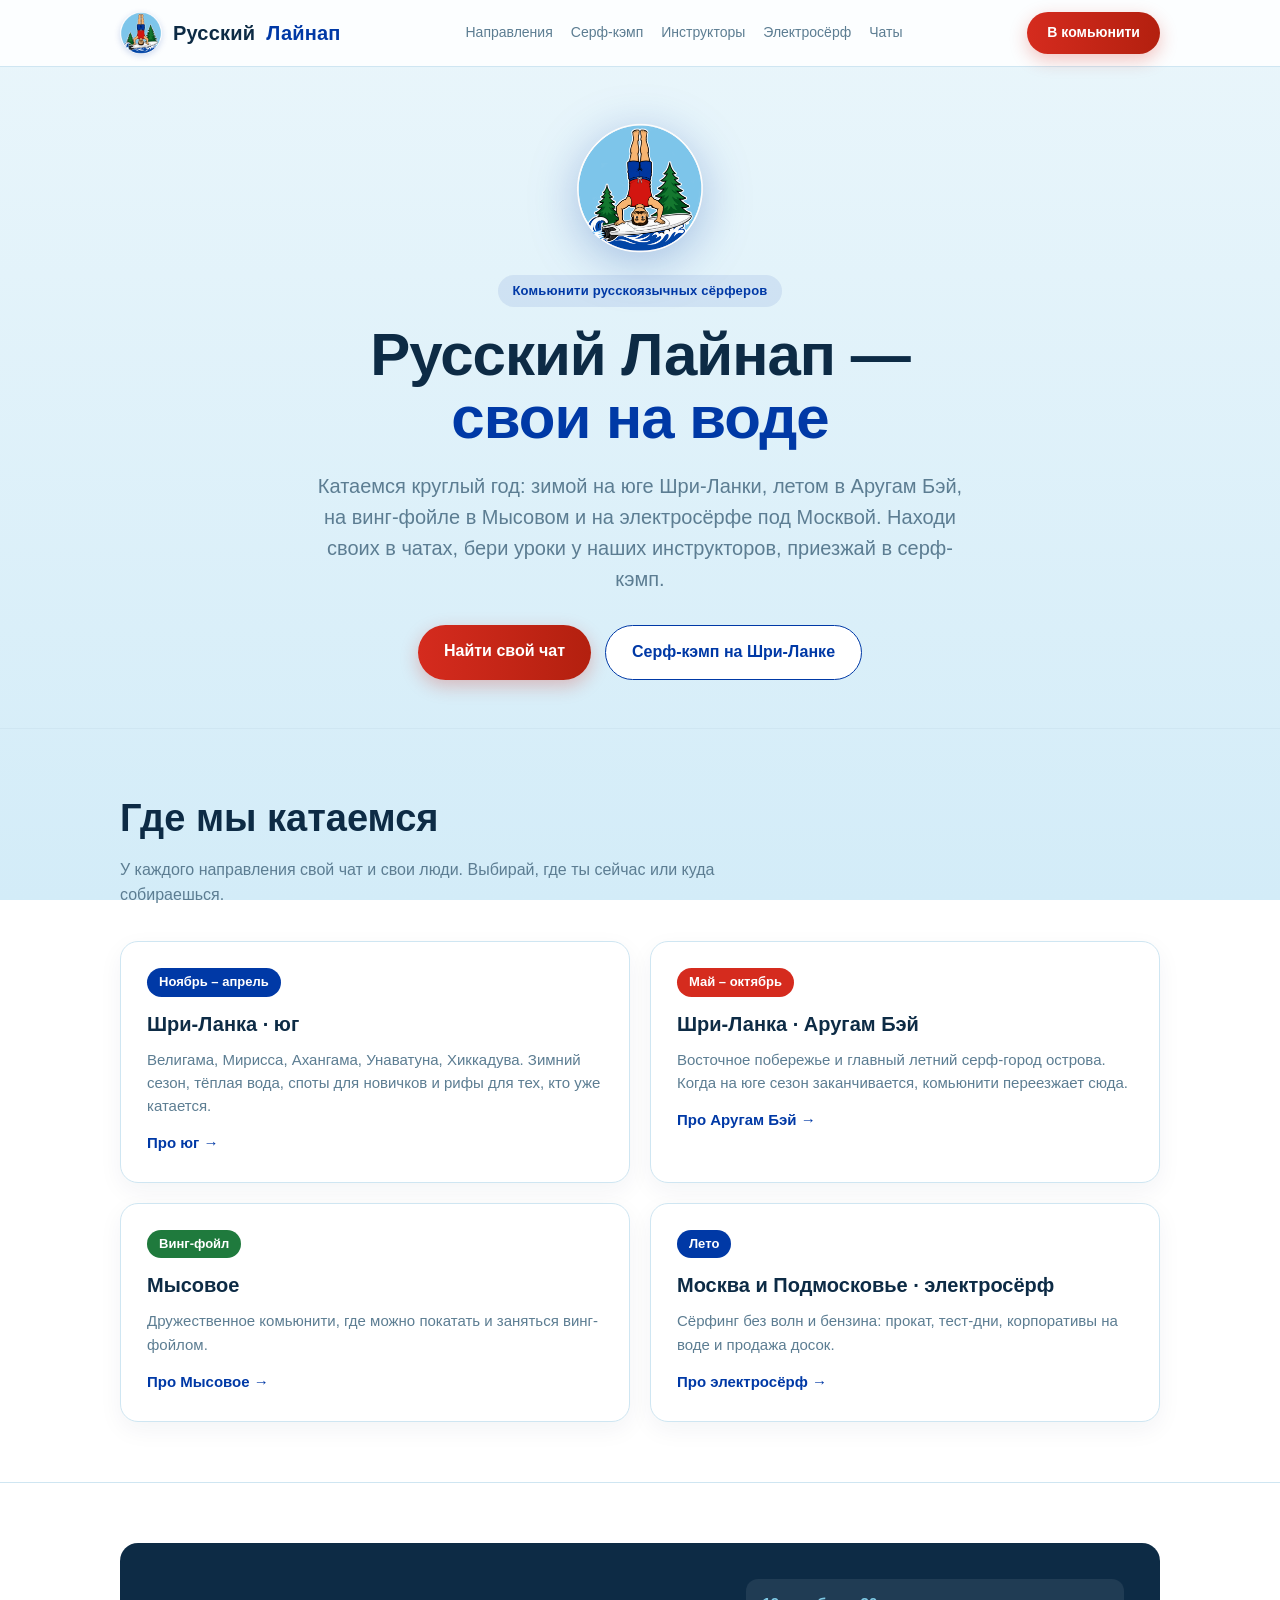
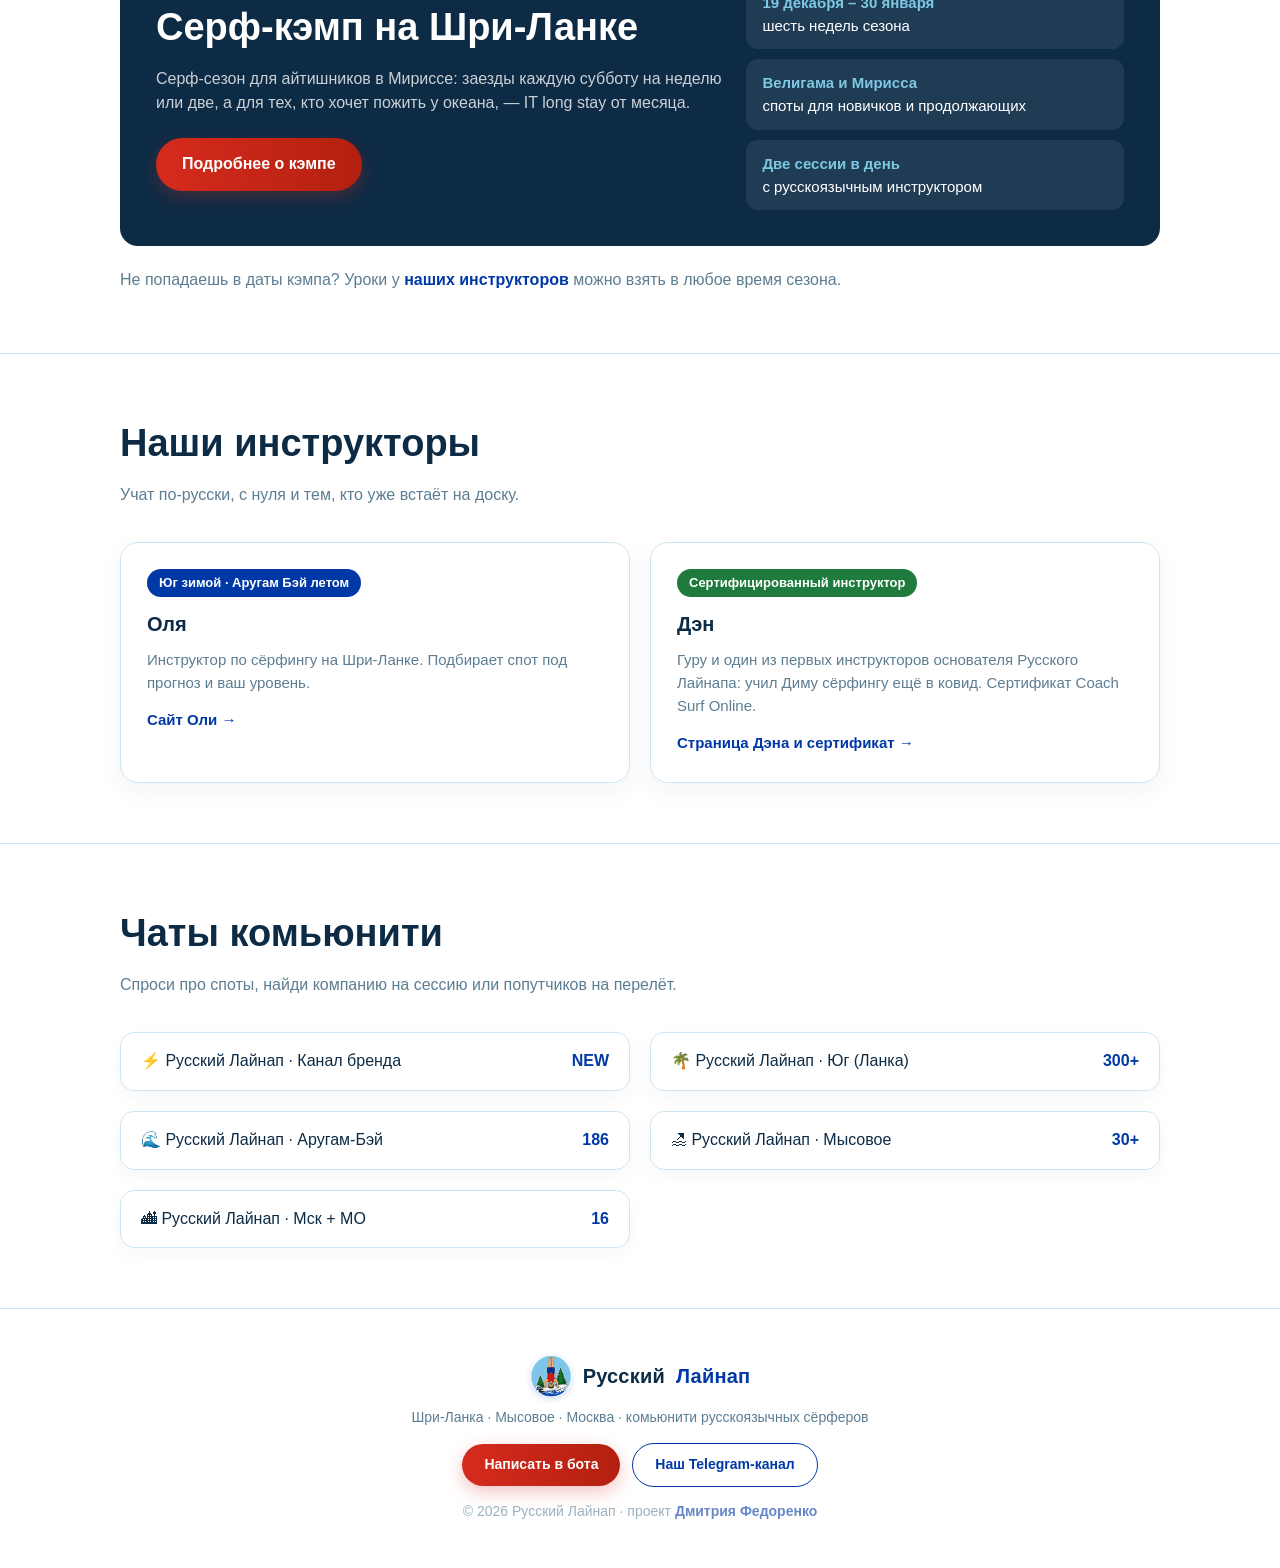
<file: index.html>
<!DOCTYPE html>
<html lang="ru">
<head>
<meta charset="UTF-8">
<meta name="viewport" content="width=device-width, initial-scale=1.0">
<title>Русский Лайнап — комьюнити русскоязычных сёрферов</title>
<meta name="description" content="Комьюнити русскоязычных сёрферов: зимой юг Шри-Ланки, летом Аругам Бэй, винг-фойл в Мысовом, электросёрф в Москве и Подмосковье. Чаты, инструкторы, серф-кэмп.">
<link rel="canonical" href="https://russianlineup.ru/">
<meta name="theme-color" content="#7EC8E3">
<meta name="google-site-verification" content="jm0NBVkx726iV0Ienl0tde-vKCa-hTenAI0FXeKmfH4" />
<meta name="yandex-verification" content="3e35af2d4be7e9be" />
<link rel="icon" type="image/png" sizes="256x256" href="/favicon.png">
<link rel="apple-touch-icon" href="/apple-touch-icon.png">

<meta property="og:type" content="website">
<meta property="og:title" content="Русский Лайнап — комьюнити русскоязычных сёрферов">
<meta property="og:description" content="Шри-Ланка, Мысовое, Москва. Чаты, инструкторы, серф-кэмп и электросёрф.">
<meta property="og:url" content="https://russianlineup.ru/">
<meta property="og:image" content="https://russianlineup.ru/og-cover.jpg">
<meta name="twitter:card" content="summary_large_image">

<script type="application/ld+json">
{
  "@context": "https://schema.org",
  "@graph": [
    {
      "@type": "Organization",
      "@id": "https://russianlineup.ru/#org",
      "name": "Русский Лайнап",
      "url": "https://russianlineup.ru/",
      "logo": {"@type": "ImageObject", "url": "https://russianlineup.ru/logo-mascot.png"},
      "areaServed": ["Шри-Ланка", "Мысовое", "Москва", "Московская область"],
      "sameAs": [
        "https://t.me/russianlineup",
        "https://t.me/russian_lineup_msk_mo",
        "https://t.me/surf_arugambay",
        "https://t.me/surflanka_ug",
        "https://t.me/russian_lineup_misovoe"
      ]
    },
    {
      "@type": "WebSite",
      "@id": "https://russianlineup.ru/#website",
      "url": "https://russianlineup.ru/",
      "name": "Русский Лайнап",
      "inLanguage": "ru",
      "publisher": {"@id": "https://russianlineup.ru/#org"}
    }
  ]
}
</script>

<!-- ⚙️ КОНФИГ: те же значения, что на /elektroserf/ -->
<script>
window.SITE_CONFIG = {
  botUsername: "RussianLineupBot",
  ymCounterId: 110157768,
  ga4Id: "G-6XY6XFGE6H"
};
</script>

<script type="text/javascript">
(function(){
  var id = (window.SITE_CONFIG||{}).ymCounterId;
  if(!id || id === 99999999) return;
  (function(m,e,t,r,i,k,a){m[i]=m[i]||function(){(m[i].a=m[i].a||[]).push(arguments)};
  m[i].l=1*new Date();for(var j=0;j<document.scripts.length;j++){if(document.scripts[j].src===r){return;}}
  k=e.createElement(t),a=e.getElementsByTagName(t)[0],k.async=1,k.src=r,a.parentNode.insertBefore(k,a)})
  (window,document,"script","https://mc.yandex.ru/metrika/tag.js","ym");
  ym(id,"init",{clickmap:true,trackLinks:true,accurateTrackBounce:true,webvisor:true});
})();
</script>

<script>
window.dataLayer=window.dataLayer||[];function gtag(){dataLayer.push(arguments);}
(function(){
  var id = (window.SITE_CONFIG||{}).ga4Id;
  if(!id || id.indexOf("G-")!==0 || id === "G-XXXXXXXXXX") return;
  var s=document.createElement("script");
  s.async=true; s.src="https://www.googletagmanager.com/gtag/js?id="+id;
  document.head.appendChild(s);
  gtag("js",new Date()); gtag("config",id);
})();
</script>

<style>
  :root{
    --sky:#7EC8E3; --brand:#0039A6; --cta:#D52B1E; --cta2:#b3200f; --green:#1F7A3D;
    --bg:#eaf6fb; --bg2:#d3ecf8; --card:#ffffff;
    --line:#cfe6f2; --txt:#0d2b45; --muted:#5c7d92; --radius:18px;
  }
  *{box-sizing:border-box;margin:0;padding:0}
  body{font-family:-apple-system,BlinkMacSystemFont,"Segoe UI",Roboto,Helvetica,Arial,sans-serif;
    background:linear-gradient(180deg,var(--bg),var(--bg2));background-attachment:fixed;
    color:var(--txt);line-height:1.55;-webkit-font-smoothing:antialiased}
  a{color:inherit;text-decoration:none}
  img{max-width:100%;display:block}
  .wrap{max-width:1080px;margin:0 auto;padding:0 20px}
  .btn{display:inline-block;background:linear-gradient(90deg,var(--cta),var(--cta2));color:#fff;
    font-weight:700;padding:14px 26px;border-radius:999px;border:none;cursor:pointer;font-size:16px;
    box-shadow:0 6px 18px rgba(213,43,30,.28);transition:.2s}
  .btn:hover{transform:translateY(-2px);box-shadow:0 10px 24px rgba(213,43,30,.34)}
  .btn.ghost{background:#fff;color:var(--brand);border:1.5px solid var(--brand);box-shadow:none}
  .btn.ghost:hover{background:var(--brand);color:#fff}
  .tag{display:inline-block;font-size:13px;color:var(--brand);background:rgba(0,57,166,.09);
    padding:6px 14px;border-radius:999px;margin-bottom:16px;font-weight:700;letter-spacing:.2px}
  nav{position:sticky;top:0;z-index:50;background:rgba(255,255,255,.86);backdrop-filter:blur(10px);
    border-bottom:1px solid var(--line)}
  nav .wrap{display:flex;align-items:center;justify-content:space-between;gap:22px;height:66px}
  .logo{display:inline-flex;align-items:center;gap:11px;font-weight:800;font-size:20px;letter-spacing:.2px;color:var(--txt)}
  .logo img{width:42px;height:42px;border-radius:50%;display:block;box-shadow:0 2px 6px rgba(0,57,166,.18)}
  .logo span{color:var(--brand)}
  .navlinks{display:flex;gap:18px;font-size:14px;color:var(--muted);font-weight:500;white-space:nowrap}
  .navlinks a:hover{color:var(--brand)}
  @media(max-width:900px){.navlinks{display:none}}
  .hero{padding:56px 0 48px;text-align:center}
  .hero-badge{width:130px;height:130px;margin:0 auto 22px;border-radius:50%;
    filter:drop-shadow(0 10px 24px rgba(0,57,166,.28))}
  .hero h1{font-size:clamp(34px,6vw,60px);line-height:1.05;font-weight:800;letter-spacing:-1px}
  .hero h1 span{color:var(--brand)}
  .hero p{color:var(--muted);font-size:clamp(16px,2.4vw,20px);max-width:660px;margin:22px auto 30px}
  .cta-row{display:flex;gap:14px;justify-content:center;flex-wrap:wrap}
  section{padding:60px 0;border-top:1px solid var(--line)}
  h2{font-size:clamp(26px,4vw,38px);font-weight:800;margin-bottom:10px}
  .sub{color:var(--muted);max-width:660px;margin-bottom:34px}
  .grid{display:grid;gap:20px}
  .g2{grid-template-columns:repeat(2,1fr)}
  @media(max-width:760px){.g2{grid-template-columns:1fr}}
  .card{background:var(--card);border:1px solid var(--line);border-radius:var(--radius);padding:26px;
    box-shadow:0 8px 24px rgba(13,43,69,.05)}
  .card h3{font-size:20px;margin-bottom:8px}
  .card p{color:var(--muted);font-size:15px}
  a.card{display:block;transition:.2s}
  a.card:hover{border-color:var(--brand);transform:translateY(-2px);box-shadow:0 12px 30px rgba(0,57,166,.12)}
  .card .when{display:inline-block;font-size:13px;font-weight:700;color:#fff;background:var(--brand);
    padding:4px 12px;border-radius:999px;margin-bottom:12px}
  .card .when.warm{background:var(--cta)}
  .card .when.green{background:var(--green)}
  .card .more{display:inline-block;margin-top:14px;color:var(--brand);font-weight:700;font-size:15px}
  .camp{background:var(--txt);color:#fff;border-radius:var(--radius);padding:36px;
    display:grid;gap:24px;align-items:center}
  @media(min-width:860px){.camp{grid-template-columns:3fr 2fr}}
  .camp h2{color:#fff}
  .camp p{color:rgba(255,255,255,.78);margin-top:8px}
  .camp .facts{list-style:none;display:grid;gap:10px}
  .camp .facts li{background:rgba(255,255,255,.08);border-radius:12px;padding:12px 16px;font-size:15px}
  .camp .facts b{color:var(--sky)}
  .camp .btn{margin-top:22px}
  .note{margin-top:22px;font-size:16px;color:var(--muted)}
  .note a{color:var(--brand);font-weight:700}
  .comm a{display:flex;align-items:center;justify-content:space-between;gap:12px;background:var(--card);
    border:1px solid var(--line);border-radius:14px;padding:16px 20px;transition:.2s;box-shadow:0 6px 18px rgba(13,43,69,.04)}
  .comm a:hover{border-color:var(--brand);transform:translateY(-1px)}
  .comm .count{color:var(--brand);font-weight:800}
  footer{padding:46px 0;border-top:1px solid var(--line);color:var(--muted);font-size:14px;text-align:center}
  footer .logo{justify-content:center;margin-bottom:10px}
  @media(max-width:560px){.camp{padding:26px 20px}.hero .btn{width:100%}nav .btn{display:none}}
</style>
</head>
<body>

<nav><div class="wrap">
  <a class="logo" href="/"><img src="/logo-mascot.png" alt="Русский Лайнап" width="42" height="42">Русский <span>Лайнап</span></a>
  <div class="navlinks">
    <a href="#where">Направления</a>
    <a href="/camp/">Серф-кэмп</a>
    <a href="/instruktory/">Инструкторы</a>
    <a href="/elektroserf/">Электросёрф</a>
    <a href="#chats">Чаты</a>
  </div>
  <a href="#chats" class="btn" style="padding:10px 20px;font-size:14px">В комьюнити</a>
</div></nav>

<header class="hero"><div class="wrap">
  <img class="hero-badge" src="/logo-mascot.png" alt="" width="130" height="130">
  <div class="tag">Комьюнити русскоязычных сёрферов</div>
  <h1>Русский Лайнап —<br><span>свои на воде</span></h1>
  <p>Катаемся круглый год: зимой на юге Шри-Ланки, летом в Аругам Бэй, на винг-фойле в Мысовом и на электросёрфе под Москвой. Находи своих в чатах, бери уроки у наших инструкторов, приезжай в серф-кэмп.</p>
  <div class="cta-row">
    <a href="#chats" class="btn">Найти свой чат</a>
    <a href="/camp/" class="btn ghost">Серф-кэмп на Шри-Ланке</a>
  </div>
</div></header>

<section id="where"><div class="wrap">
  <h2>Где мы катаемся</h2>
  <p class="sub">У каждого направления свой чат и свои люди. Выбирай, где ты сейчас или куда собираешься.</p>
  <div class="grid g2">
    <a class="card" href="/shri-lanka/#yug" data-goal="direction_click">
      <span class="when">Ноябрь – апрель</span>
      <h3>Шри-Ланка · юг</h3>
      <p>Велигама, Мирисса, Ахангама, Унаватуна, Хиккадува. Зимний сезон, тёплая вода, споты для новичков и рифы для тех, кто уже катается.</p>
      <span class="more">Про юг →</span>
    </a>
    <a class="card" href="/shri-lanka/#arugam" data-goal="direction_click">
      <span class="when warm">Май – октябрь</span>
      <h3>Шри-Ланка · Аругам Бэй</h3>
      <p>Восточное побережье и главный летний серф-город острова. Когда на юге сезон заканчивается, комьюнити переезжает сюда.</p>
      <span class="more">Про Аругам Бэй →</span>
    </a>
    <a class="card" href="/mysovoe/" data-goal="direction_click">
      <span class="when green">Винг-фойл</span>
      <h3>Мысовое</h3>
      <p>Дружественное комьюнити, где можно покатать и заняться винг-фойлом.</p>
      <span class="more">Про Мысовое →</span>
    </a>
    <a class="card" href="/elektroserf/" data-goal="direction_click">
      <span class="when">Лето</span>
      <h3>Москва и Подмосковье · электросёрф</h3>
      <p>Сёрфинг без волн и бензина: прокат, тест-дни, корпоративы на воде и продажа досок.</p>
      <span class="more">Про электросёрф →</span>
    </a>
  </div>
</div></section>

<section id="camp"><div class="wrap">
  <div class="camp">
    <div>
      <h2>Серф-кэмп на Шри-Ланке</h2>
      <p>Серф-сезон для айтишников в Мириссе: заезды каждую субботу на неделю или две, а для тех, кто хочет пожить у океана, — IT long stay от месяца.</p>
      <a href="/camp/" class="btn">Подробнее о кэмпе</a>
    </div>
    <ul class="facts">
      <li><b>19 декабря – 30 января</b><br>шесть недель сезона</li>
      <li><b>Велигама и Мирисса</b><br>споты для новичков и продолжающих</li>
      <li><b>Две сессии в день</b><br>с русскоязычным инструктором</li>
    </ul>
  </div>
  <p class="note">Не попадаешь в даты кэмпа? Уроки у <a href="/instruktory/">наших инструкторов</a> можно взять в любое время сезона.</p>
</div></section>

<section id="instructors"><div class="wrap">
  <h2>Наши инструкторы</h2>
  <p class="sub">Учат по-русски, с нуля и тем, кто уже встаёт на доску.</p>
  <div class="grid g2">
    <a class="card" href="https://olyasurf.russianlineup.ru/">
      <span class="when">Юг зимой · Аругам Бэй летом</span>
      <h3>Оля</h3>
      <p>Инструктор по сёрфингу на Шри-Ланке. Подбирает спот под прогноз и ваш уровень.</p>
      <span class="more">Сайт Оли →</span>
    </a>
    <a class="card" href="/instruktory/den/">
      <span class="when green">Сертифицированный инструктор</span>
      <h3>Дэн</h3>
      <p>Гуру и один из первых инструкторов основателя Русского Лайнапа: учил Диму сёрфингу ещё в ковид. Сертификат Coach Surf Online.</p>
      <span class="more">Страница Дэна и сертификат →</span>
    </a>
  </div>
</div></section>

<section id="chats"><div class="wrap">
  <h2>Чаты комьюнити</h2>
  <p class="sub">Спроси про споты, найди компанию на сессию или попутчиков на перелёт.</p>
  <div class="grid g2 comm">
    <a href="https://t.me/russianlineup" target="_blank" rel="noopener"><span>⚡ Русский Лайнап · Канал бренда</span><span class="count">NEW</span></a>
    <a href="https://t.me/surflanka_ug" target="_blank" rel="noopener"><span>🌴 Русский Лайнап · Юг (Ланка)</span><span class="count">300+</span></a>
    <a href="https://t.me/surf_arugambay" target="_blank" rel="noopener"><span>🌊 Русский Лайнап · Аругам-Бэй</span><span class="count">186</span></a>
    <a href="https://t.me/russian_lineup_misovoe" target="_blank" rel="noopener"><span>🏖 Русский Лайнап · Мысовое</span><span class="count">30+</span></a>
    <a href="https://t.me/russian_lineup_msk_mo" target="_blank" rel="noopener"><span>🏙 Русский Лайнап · Мск + МО</span><span class="count">16</span></a>
  </div>
</div></section>

<footer><div class="wrap">
  <div class="logo"><img src="/logo-mascot.png" alt="Русский Лайнап" width="38" height="38">Русский <span>Лайнап</span></div>
  <p>Шри-Ланка · Мысовое · Москва · комьюнити русскоязычных сёрферов</p>
  <p style="margin-top:14px">
    <a href="#" class="btn js-bot" data-src="home_footer" style="padding:10px 22px;font-size:14px">Написать в бота</a>
    <a href="https://t.me/russianlineup" target="_blank" rel="noopener" class="btn ghost" style="padding:10px 22px;font-size:14px;margin-left:8px">Наш Telegram-канал</a>
  </p>
  <p style="margin-top:14px;opacity:.6">© 2026 Русский Лайнап · проект <a href="https://fedrbodr.com/" target="_blank" rel="noopener" style="color:var(--brand);font-weight:600">Дмитрия Федоренко</a></p>
</div></footer>

<script src="/bot.js"></script>
<script src="/metrika.js"></script>
</body>
</html>
</file>
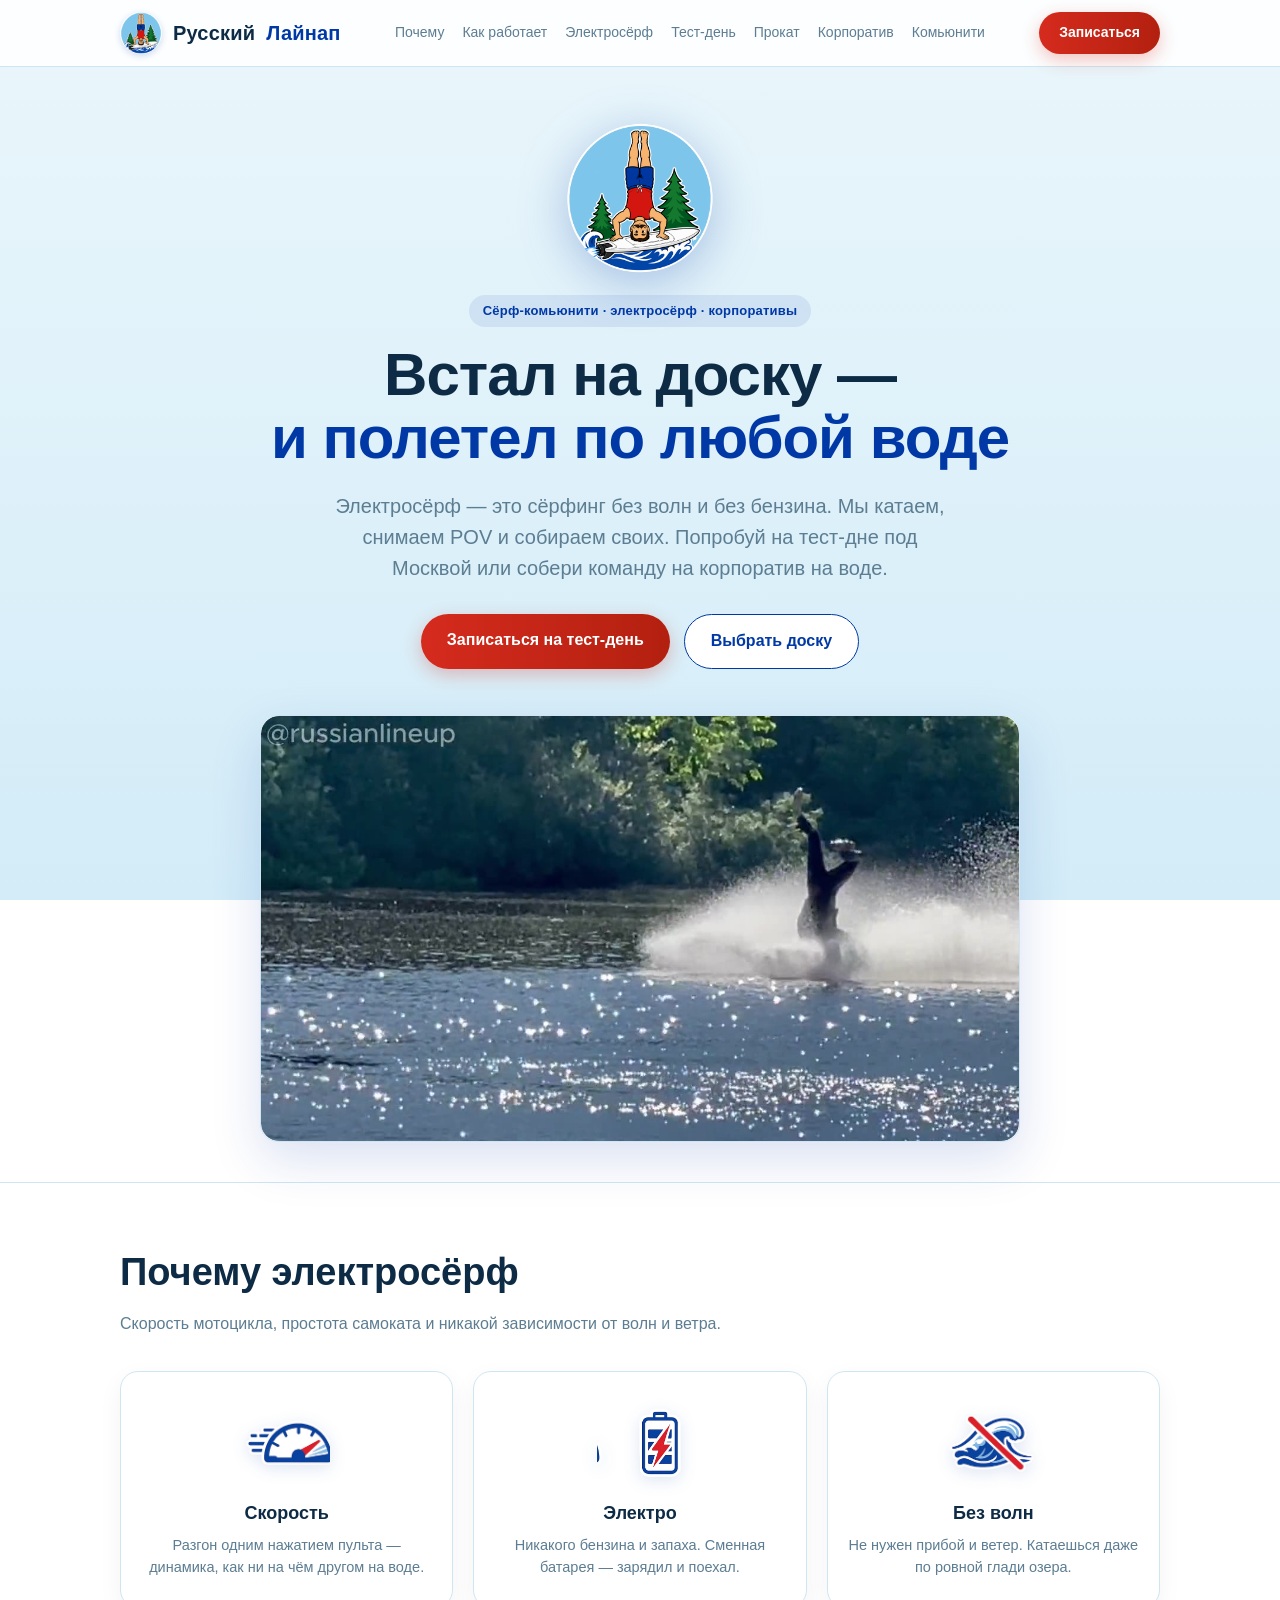
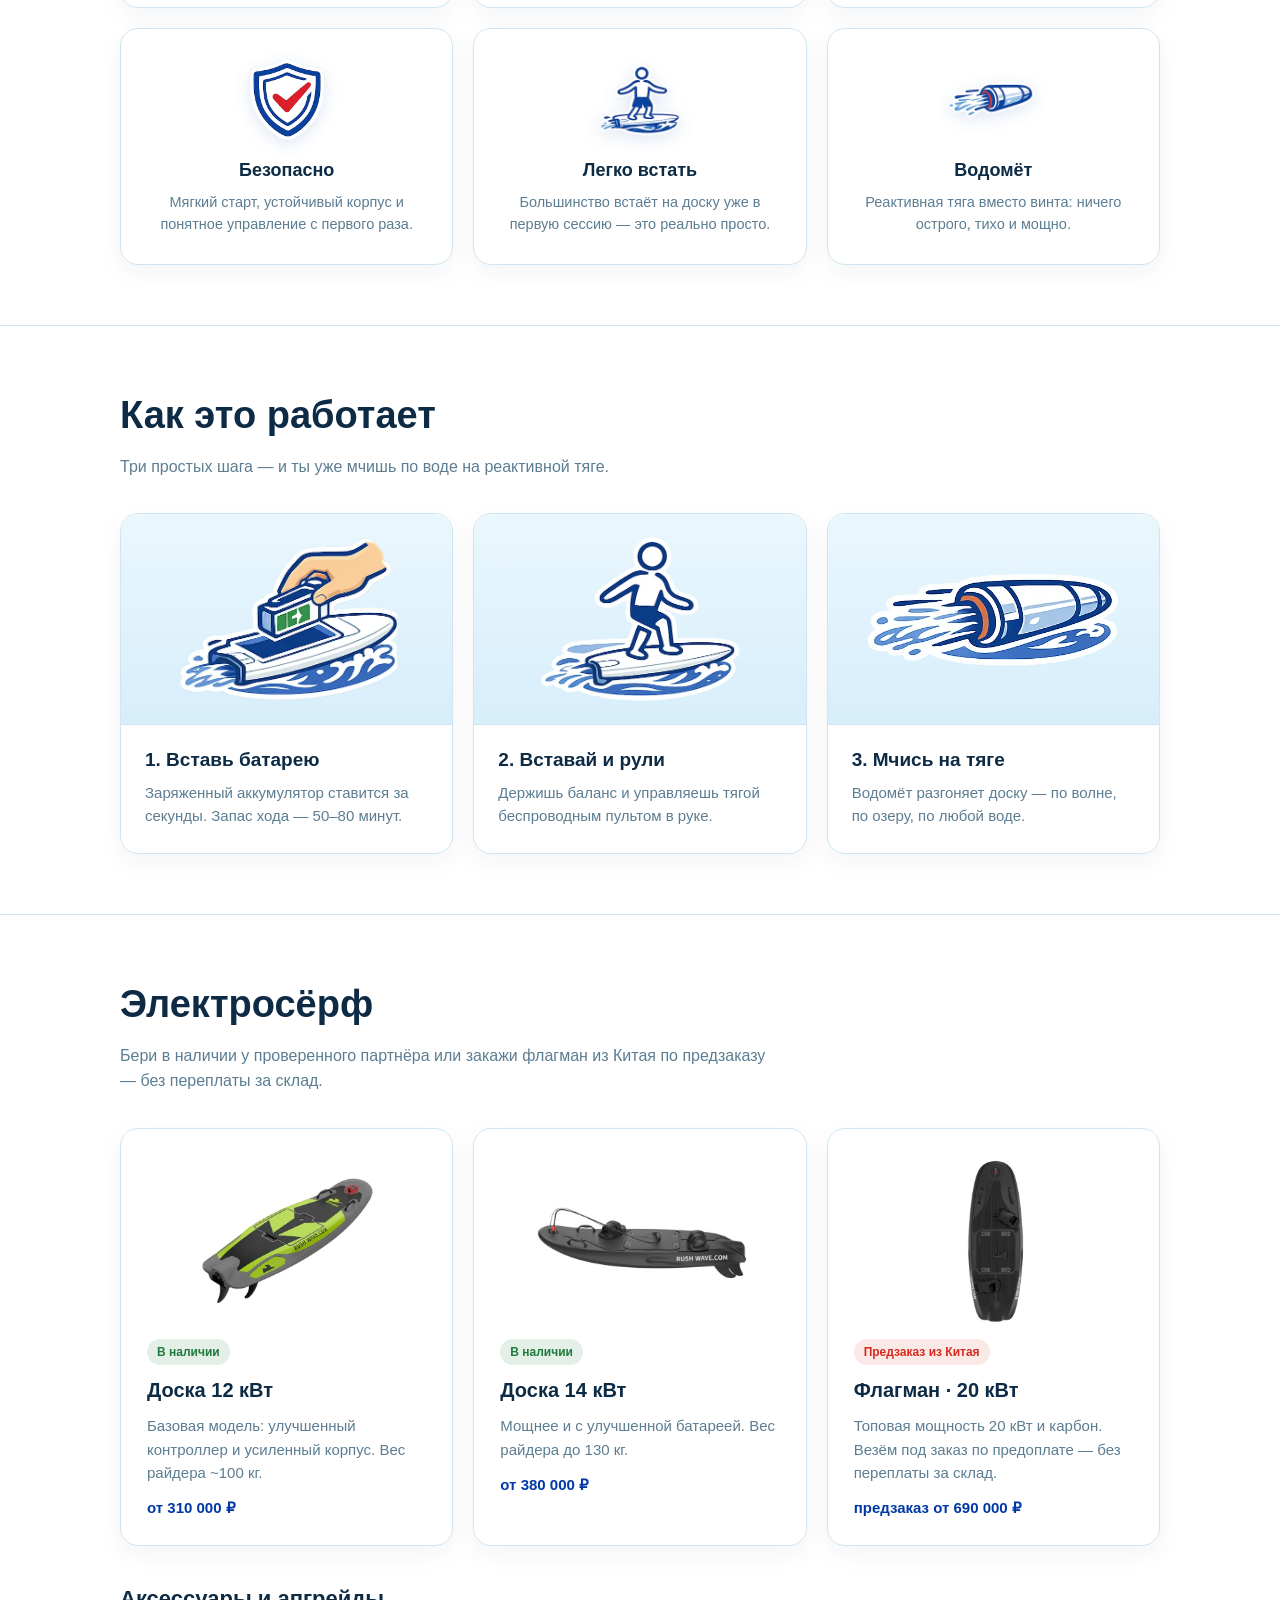
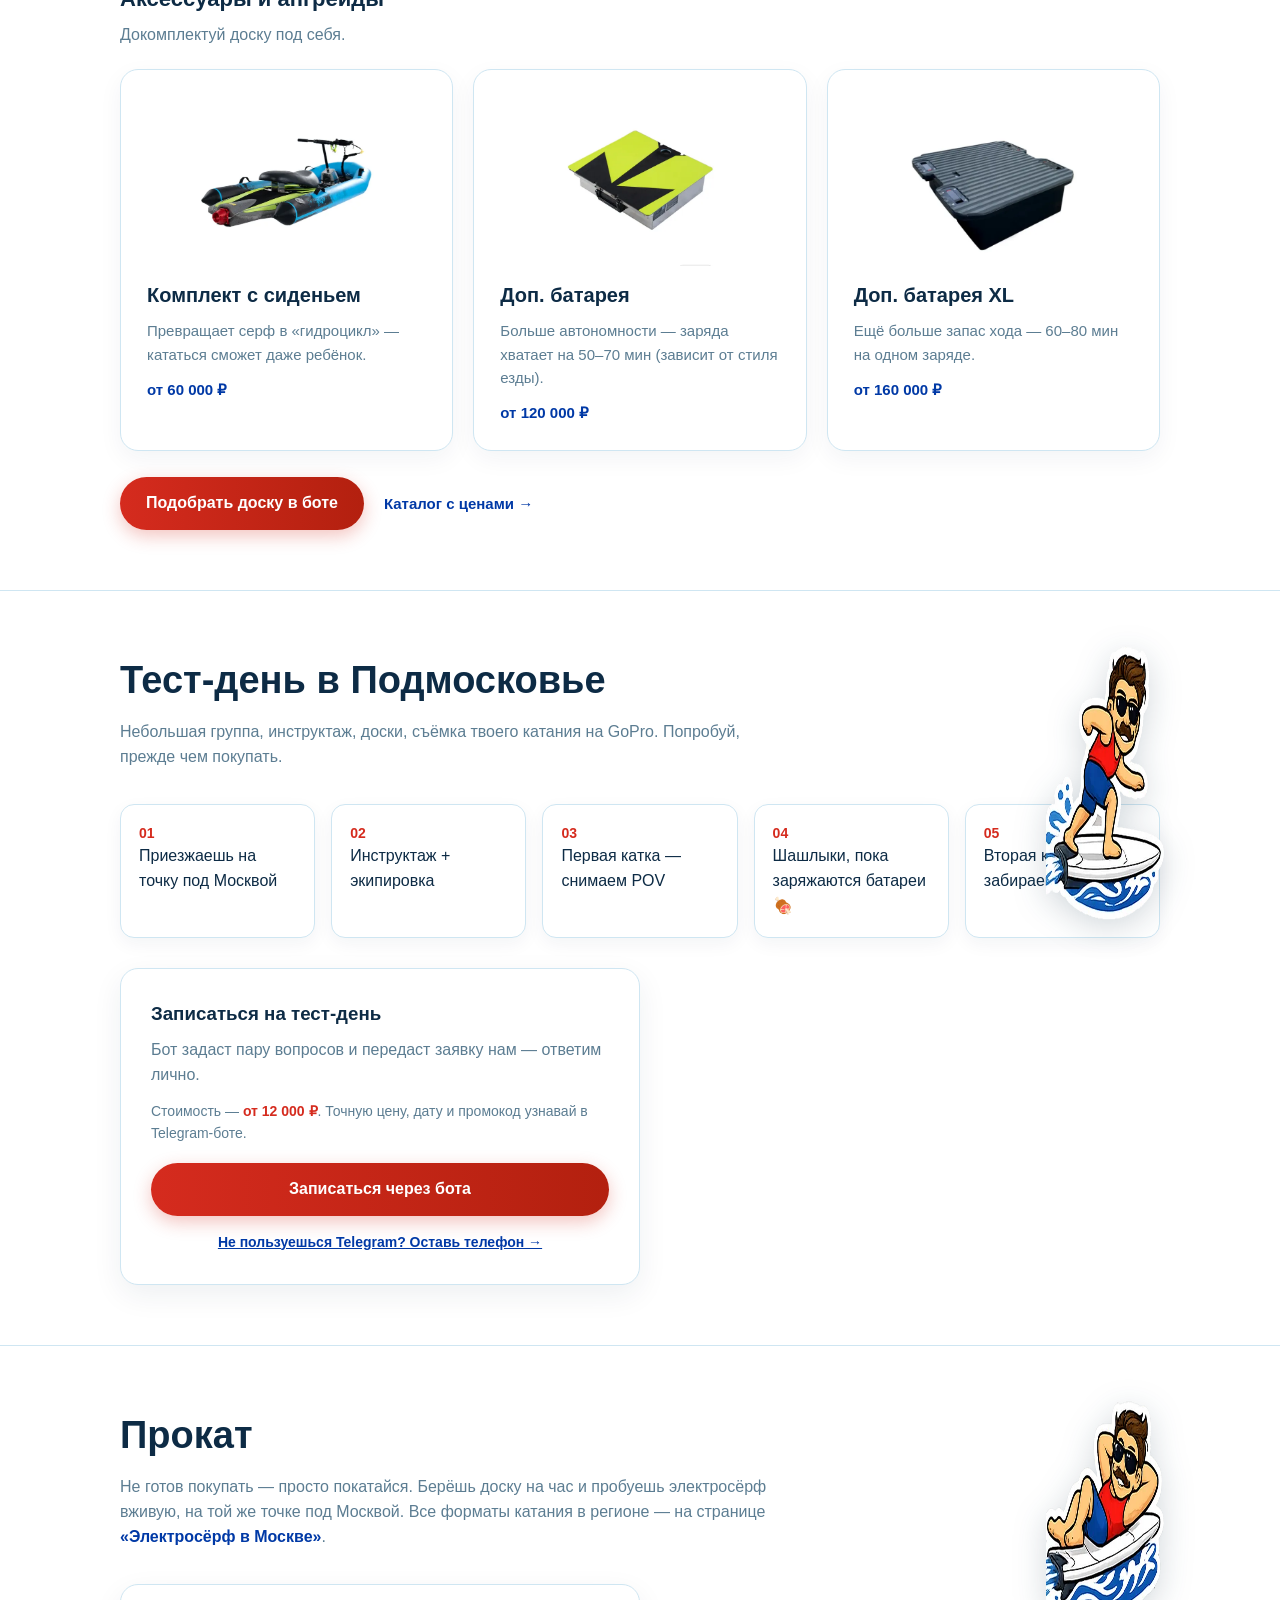
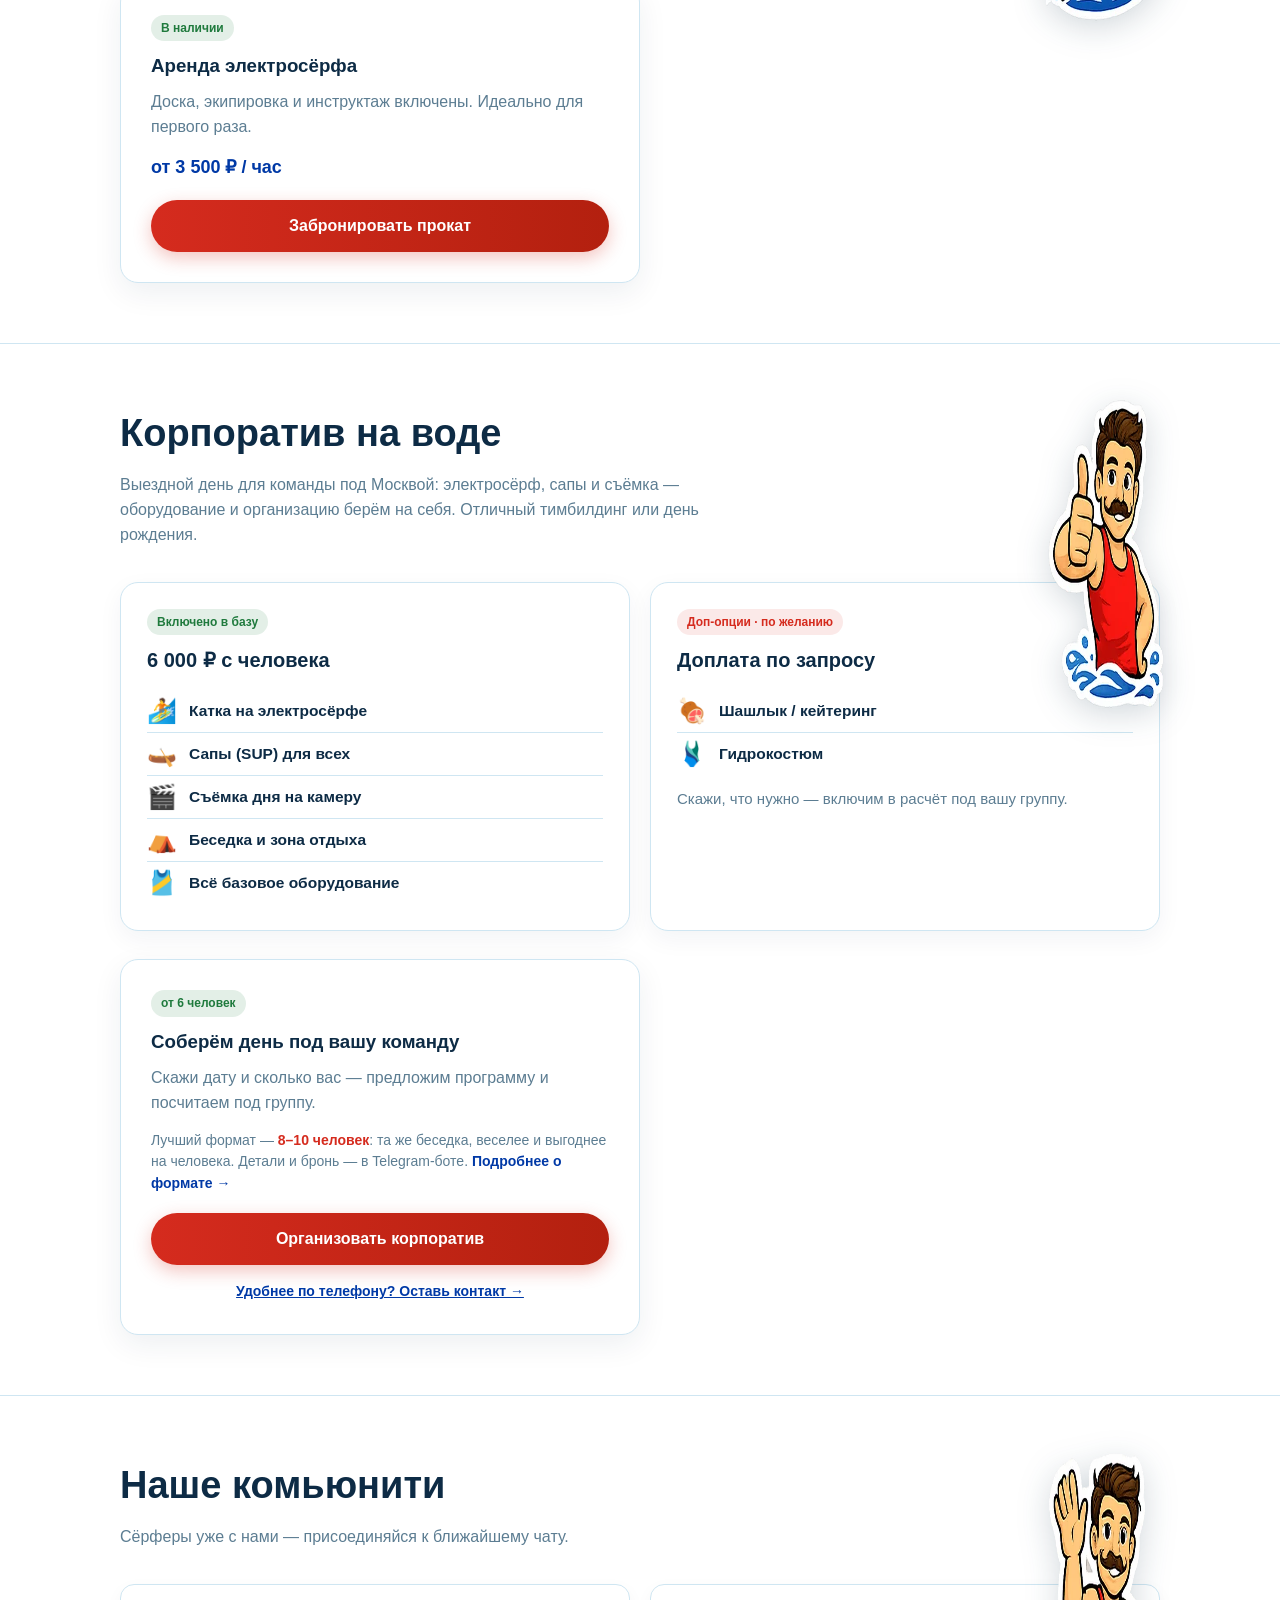
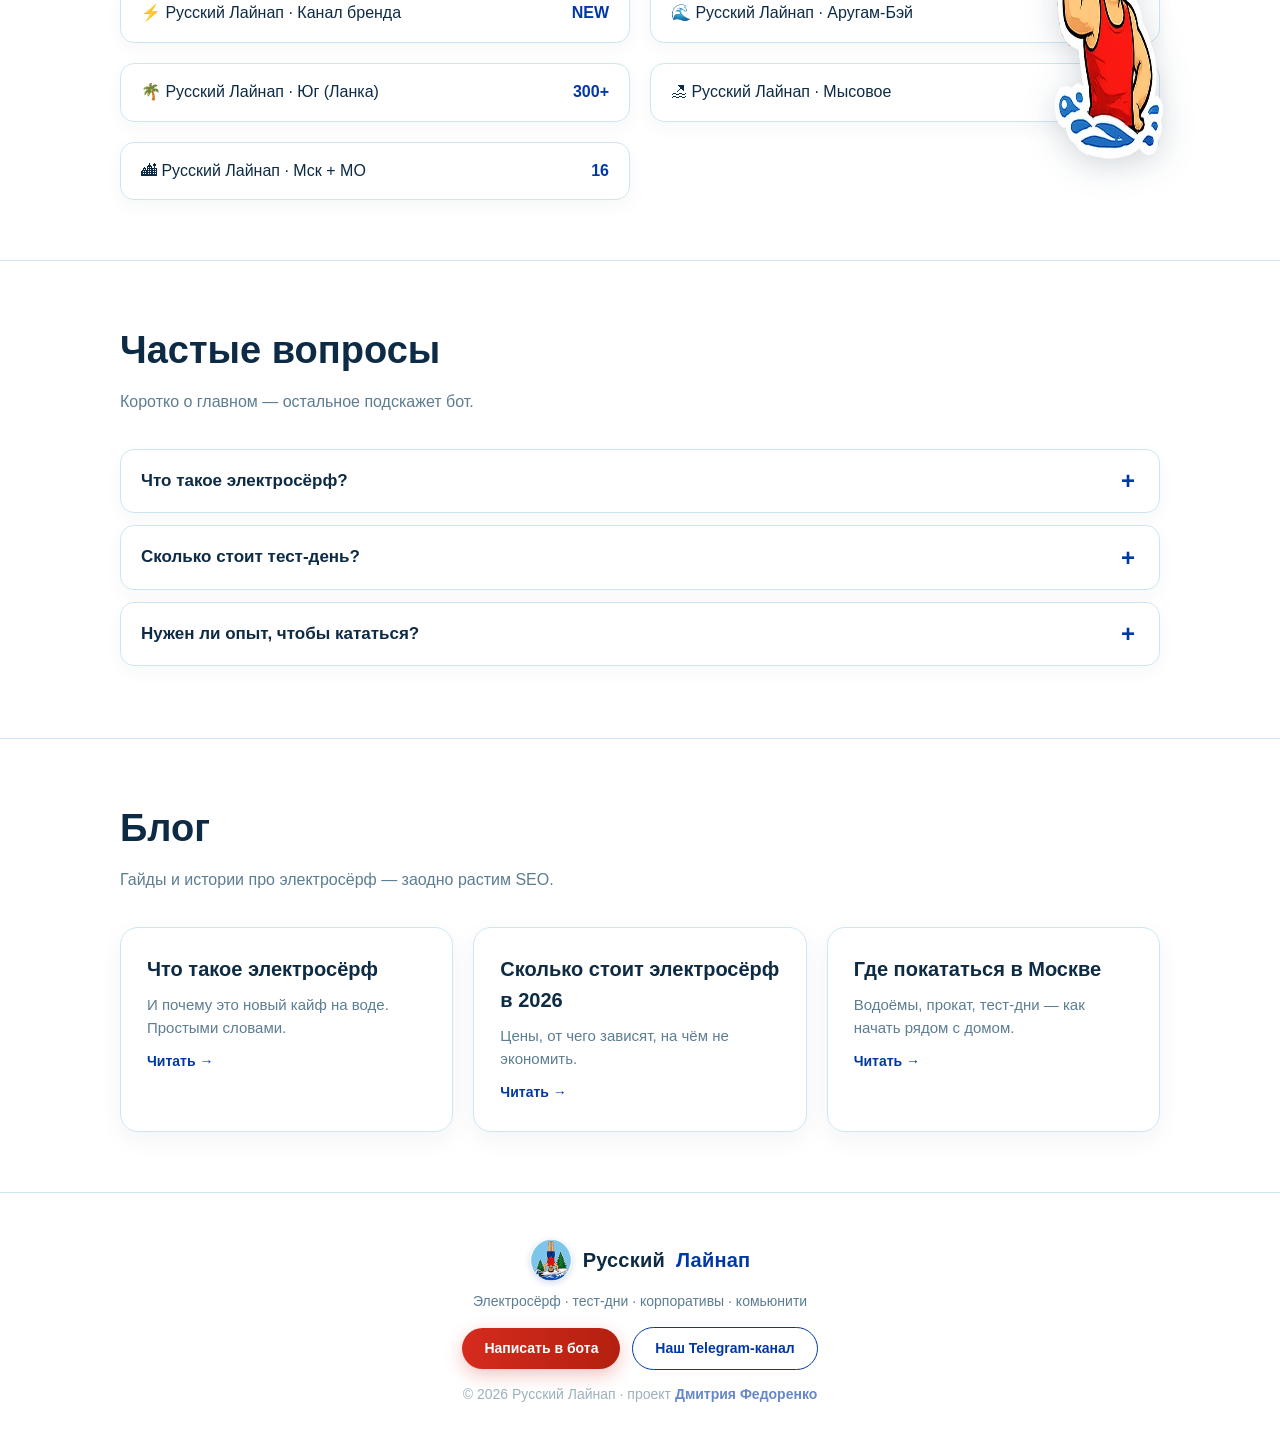
<file: elektroserf/index.html>
<!DOCTYPE html>
<html lang="ru">
<head>
<meta charset="UTF-8">
<meta name="viewport" content="width=device-width, initial-scale=1.0">
<title>Русский Лайнап — электросёрф, прокат и тест-дни под Москвой</title>
<meta name="description" content="Электросёрф без волн и бензина: тест-день и прокат под Москвой, покупка и предзаказ, корпоратив на воде. Попробуй, прежде чем покупать.">
<link rel="canonical" href="https://russianlineup.ru/elektroserf/">
<meta name="theme-color" content="#7EC8E3">
<meta name="google-site-verification" content="jm0NBVkx726iV0Ienl0tde-vKCa-hTenAI0FXeKmfH4" />
<meta name="yandex-verification" content="3e35af2d4be7e9be" />
<link rel="icon" type="image/png" sizes="256x256" href="/favicon.png">
<link rel="apple-touch-icon" href="/apple-touch-icon.png">

<!-- Open Graph -->
<meta property="og:type" content="website">
<meta property="og:title" content="Русский Лайнап — электросёрф и тест-дни под Москвой">
<meta property="og:description" content="Электросёрф без волн и бензина: тест-день, прокат, покупка и корпоратив на воде под Москвой. Своё комьюнити.">
<meta property="og:url" content="https://russianlineup.ru/elektroserf/">
<meta property="og:image" content="https://russianlineup.ru/og-cover.jpg">
<meta property="og:image:alt" content="Русский Лайнап — первая в мире стойка на голове на электросёрфе (first headstand on electric surfboard)">
<meta name="twitter:card" content="summary_large_image">

<!-- Schema.org (JSON-LD): организация, доски с ценами, услуги. Цены = видимым на странице (FED-263) -->
<script type="application/ld+json">
{
  "@context": "https://schema.org",
  "@graph": [
    {
      "@type": ["Organization", "SportsActivityLocation"],
      "@id": "https://russianlineup.ru/#org",
      "name": "Русский Лайнап",
      "url": "https://russianlineup.ru/",
      "image": "https://russianlineup.ru/og-cover.jpg",
      "logo": {"@type": "ImageObject", "url": "https://russianlineup.ru/logo-mascot.png"},
      "areaServed": ["Москва", "Московская область"],
      "sameAs": [
        "https://t.me/russianlineup",
        "https://t.me/russian_lineup_msk_mo",
        "https://t.me/surf_arugambay",
        "https://t.me/surflanka_ug",
        "https://t.me/russian_lineup_misovoe",
        "https://instagram.com/fedrbodr",
        "https://www.linkedin.com/in/dmitry-fedorenko/"
      ]
    },
    {
      "@type": "WebSite",
      "@id": "https://russianlineup.ru/#website",
      "url": "https://russianlineup.ru/",
      "name": "Русский Лайнап",
      "inLanguage": "ru",
      "publisher": {"@id": "https://russianlineup.ru/#org"}
    },
    {
      "@type": "Product",
      "name": "Электросёрф · доска 12 кВт",
      "description": "Базовая модель: улучшенный контроллер и усиленный корпус. Вес райдера ~100 кг.",
      "image": "https://russianlineup.ru/assets/board-12kw.webp",
      "url": "https://russianlineup.ru/elektroserf/#esurf",
      "offers": {
        "@type": "Offer",
        "price": "310000",
        "priceCurrency": "RUB",
        "availability": "https://schema.org/InStock",
        "url": "https://russianlineup.ru/elektroserf/#esurf",
        "seller": {"@id": "https://russianlineup.ru/#org"}
      }
    },
    {
      "@type": "Product",
      "name": "Электросёрф · доска 14 кВт",
      "description": "Мощнее и с улучшенной батареей. Вес райдера до 130 кг.",
      "image": "https://russianlineup.ru/assets/board-14kw.webp",
      "url": "https://russianlineup.ru/elektroserf/#esurf",
      "offers": {
        "@type": "Offer",
        "price": "380000",
        "priceCurrency": "RUB",
        "availability": "https://schema.org/InStock",
        "url": "https://russianlineup.ru/elektroserf/#esurf",
        "seller": {"@id": "https://russianlineup.ru/#org"}
      }
    },
    {
      "@type": "Product",
      "name": "Электросёрф · флагман 20 кВт",
      "description": "Топовая мощность 20 кВт и карбон. Предзаказ по предоплате — без переплаты за склад.",
      "image": "https://russianlineup.ru/assets/board-20kw.webp",
      "url": "https://russianlineup.ru/elektroserf/#esurf",
      "offers": {
        "@type": "Offer",
        "price": "690000",
        "priceCurrency": "RUB",
        "availability": "https://schema.org/PreOrder",
        "url": "https://russianlineup.ru/elektroserf/#esurf",
        "seller": {"@id": "https://russianlineup.ru/#org"}
      }
    },
    {
      "@type": "Service",
      "name": "Тест-день на электросёрфе",
      "description": "Небольшая группа, инструктаж, доски, съёмка катания на GoPro. Точка под Москвой.",
      "provider": {"@id": "https://russianlineup.ru/#org"},
      "areaServed": "Москва и Московская область",
      "url": "https://russianlineup.ru/elektroserf/#testday",
      "offers": {
        "@type": "Offer",
        "price": "12000",
        "priceCurrency": "RUB",
        "url": "https://russianlineup.ru/elektroserf/#testday"
      }
    },
    {
      "@type": "Service",
      "name": "Прокат электросёрфа",
      "description": "Аренда электросёрфа на час: доска, экипировка и инструктаж включены.",
      "provider": {"@id": "https://russianlineup.ru/#org"},
      "areaServed": "Москва и Московская область",
      "url": "https://russianlineup.ru/elektroserf/#rent",
      "offers": {
        "@type": "Offer",
        "priceSpecification": {
          "@type": "UnitPriceSpecification",
          "price": "3500",
          "priceCurrency": "RUB",
          "unitText": "час"
        },
        "url": "https://russianlineup.ru/elektroserf/#rent"
      }
    },
    {
      "@type": "FAQPage",
      "mainEntity": [
        {
          "@type": "Question",
          "name": "Что такое электросёрф?",
          "acceptedAnswer": {
            "@type": "Answer",
            "text": "Электросёрф — это доска с электромотором и водомётом: она едет сама, без волн, ветра и бензина. Скорость регулируешь пультом в руке, а встать на неё получается у большинства уже в первую сессию."
          }
        },
        {
          "@type": "Question",
          "name": "Сколько стоит тест-день?",
          "acceptedAnswer": {
            "@type": "Answer",
            "text": "Тест-день стоит от 12 000 ₽: инструктаж, экипировка, несколько заездов и съёмка твоего катания на GoPro. Точную цену, дату и промокод подскажет наш Telegram-бот."
          }
        },
        {
          "@type": "Question",
          "name": "Нужен ли опыт, чтобы кататься?",
          "acceptedAnswer": {
            "@type": "Answer",
            "text": "Нет, опыт не нужен. Мягкий старт, устойчивая доска и инструктор рядом — девять из десяти новичков встают в полный рост в первый же день. Права тоже не нужны."
          }
        }
      ]
    },
    {
      "@type": "Service",
      "name": "Корпоратив на воде",
      "description": "Выездной день для команды под Москвой: электросёрф, сапы, съёмка, беседка. От 6 человек.",
      "provider": {"@id": "https://russianlineup.ru/#org"},
      "areaServed": "Москва и Московская область",
      "url": "https://russianlineup.ru/elektroserf/#corporate",
      "offers": {
        "@type": "Offer",
        "priceSpecification": {
          "@type": "UnitPriceSpecification",
          "price": "6000",
          "priceCurrency": "RUB",
          "unitText": "человек"
        },
        "url": "https://russianlineup.ru/elektroserf/#corporate"
      }
    }
  ]
}
</script>

<!-- Event тест-дня: РАСКОММЕНТИРОВАТЬ, когда появятся реальные даты (заменить [startDate]/[endDate],
     формат ISO: 2026-07-19T10:00:00+03:00). Без дат разметка невалидна — потому выключена.
<script type="application/ld+json">
{
  "@context": "https://schema.org",
  "@type": "Event",
  "name": "Тест-день на электросёрфе · Подмосковье",
  "description": "Небольшая группа, инструктаж, доски, съёмка катания на GoPro. Попробуй электросёрф, прежде чем покупать.",
  "startDate": "[startDate]",
  "endDate": "[endDate]",
  "eventAttendanceMode": "https://schema.org/OfflineEventAttendanceMode",
  "eventStatus": "https://schema.org/EventScheduled",
  "location": {
    "@type": "Place",
    "name": "Точка под Москвой",
    "address": {"@type": "PostalAddress", "addressRegion": "Московская область", "addressCountry": "RU"}
  },
  "image": "https://russianlineup.ru/og-cover.jpg",
  "organizer": {"@id": "https://russianlineup.ru/#org"},
  "offers": {
    "@type": "Offer",
    "price": "12000",
    "priceCurrency": "RUB",
    "availability": "https://schema.org/InStock",
    "url": "https://russianlineup.ru/elektroserf/#testday"
  }
}
</script>
-->

<!-- ⚙️ КОНФИГ: заменить значения на реальные (см. CONTENT_TODO.md) -->
<script>
window.SITE_CONFIG = {
  botUsername: "RussianLineupBot",   // @username бота без @
  ymCounterId: 110157768,        // ID счётчика Яндекс.Метрики
  ga4Id: "G-6XY6XFGE6H"          // Measurement ID GA4
};
</script>

<!-- Яндекс.Метрика (приоритет для РФ/СНГ) — грузится только с реальным ID -->
<script type="text/javascript">
(function(){
  var id = (window.SITE_CONFIG||{}).ymCounterId;
  if(!id || id === 99999999) return; // плейсхолдер — не инициализируем
  (function(m,e,t,r,i,k,a){m[i]=m[i]||function(){(m[i].a=m[i].a||[]).push(arguments)};
  m[i].l=1*new Date();for(var j=0;j<document.scripts.length;j++){if(document.scripts[j].src===r){return;}}
  k=e.createElement(t),a=e.getElementsByTagName(t)[0],k.async=1,k.src=r,a.parentNode.insertBefore(k,a)})
  (window,document,"script","https://mc.yandex.ru/metrika/tag.js","ym");
  ym(id,"init",{clickmap:true,trackLinks:true,accurateTrackBounce:true,webvisor:true});
})();
</script>

<!-- Google Analytics 4 — грузится только с реальным Measurement ID -->
<script>
window.dataLayer=window.dataLayer||[];function gtag(){dataLayer.push(arguments);}
(function(){
  var id = (window.SITE_CONFIG||{}).ga4Id;
  if(!id || id.indexOf("G-")!==0 || id === "G-XXXXXXXXXX") return; // плейсхолдер — не грузим
  var s=document.createElement("script");
  s.async=true; s.src="https://www.googletagmanager.com/gtag/js?id="+id;
  document.head.appendChild(s);
  gtag("js",new Date()); gtag("config",id);
})();
</script>

<style>
  :root{
    /* Фирменная палитра «Русский Лайнап» */
    --sky:#7EC8E3;        /* голубой фон бренда */
    --brand:#0039A6;      /* синий бренд */
    --cta:#D52B1E;        /* красный CTA */
    --cta2:#b3200f;       /* красный (hover) */
    --green:#1F7A3D;      /* ёлки/природа */
    --bg:#eaf6fb; --bg2:#d3ecf8;      /* светлый фон страницы */
    --surface:#ffffff; --card:#ffffff;
    --line:#cfe6f2;       /* светло-голубые границы */
    --txt:#0d2b45;        /* тёмно-синие чернила */
    --muted:#5c7d92;      /* приглушённый текст */
    --warn:#c77400;
    --radius:18px;
  }
  *{box-sizing:border-box;margin:0;padding:0}
  body{font-family:-apple-system,BlinkMacSystemFont,"Segoe UI",Roboto,Helvetica,Arial,sans-serif;
    background:linear-gradient(180deg,var(--bg),var(--bg2));background-attachment:fixed;
    color:var(--txt);line-height:1.55;-webkit-font-smoothing:antialiased}
  a{color:inherit;text-decoration:none}
  img{max-width:100%;display:block}
  .wrap{max-width:1080px;margin:0 auto;padding:0 20px}
  .btn{display:inline-block;background:linear-gradient(90deg,var(--cta),var(--cta2));color:#fff;
    font-weight:700;padding:14px 26px;border-radius:999px;border:none;cursor:pointer;font-size:16px;
    box-shadow:0 6px 18px rgba(213,43,30,.28);transition:.2s}
  .btn:hover{transform:translateY(-2px);box-shadow:0 10px 24px rgba(213,43,30,.34)}
  .btn.ghost{background:#fff;color:var(--brand);border:1.5px solid var(--brand);box-shadow:none}
  .btn.ghost:hover{background:var(--brand);color:#fff}
  .tag{display:inline-block;font-size:13px;color:var(--brand);background:rgba(0,57,166,.09);
    padding:6px 14px;border-radius:999px;margin-bottom:16px;font-weight:700;letter-spacing:.2px}
  nav{position:sticky;top:0;z-index:50;background:rgba(255,255,255,.86);backdrop-filter:blur(10px);
    border-bottom:1px solid var(--line)}
  nav .wrap{display:flex;align-items:center;justify-content:space-between;gap:22px;height:66px}
  .logo{display:inline-flex;align-items:center;gap:11px;font-weight:800;font-size:20px;letter-spacing:.2px;color:var(--txt)}
  .logo img{width:42px;height:42px;border-radius:50%;display:block;box-shadow:0 2px 6px rgba(0,57,166,.18)}
  .logo span{color:var(--brand)}
  .navlinks{display:flex;gap:18px;font-size:14px;color:var(--muted);font-weight:500;white-space:nowrap}
  .navlinks a:hover{color:var(--brand)}
  @media(max-width:900px){.navlinks{display:none}}
  .hero{padding:56px 0 40px;text-align:center}
  .hero-badge{width:150px;height:150px;margin:0 auto 22px;border-radius:50%;display:block;
    filter:drop-shadow(0 10px 24px rgba(0,57,166,.28))}
  .hero h1{font-size:clamp(34px,6vw,60px);line-height:1.05;font-weight:800;letter-spacing:-1px}
  .hero h1 span{color:var(--brand)}
  .hero p{color:var(--muted);font-size:clamp(16px,2.4vw,20px);max-width:620px;margin:22px auto 30px}
  .cta-row{display:flex;gap:14px;justify-content:center;flex-wrap:wrap}
  .video{position:relative;margin:46px auto 0;max-width:760px;aspect-ratio:16/9;border-radius:var(--radius);
    border:1px solid var(--line);background:#fff;overflow:hidden;box-shadow:0 18px 50px rgba(0,57,166,.15)}
  .video iframe,.video video{width:100%;height:100%;border:0;border-radius:var(--radius);object-fit:cover;display:block}
  .video-cta{display:flex;gap:14px;justify-content:center;flex-wrap:wrap;margin:18px auto 0}
  .vbtn{display:inline-flex;align-items:center;gap:8px;font-weight:700;font-size:15px;padding:11px 20px;
    border-radius:999px;border:1px solid var(--line);background:#fff;transition:.2s}
  .vbtn:hover{border-color:var(--brand)}
  .vbtn.yt{background:#ff0000;color:#fff;border-color:#ff0000}
  .vbtn.yt:hover{filter:brightness(1.1)}
  .vbtn.vk{background:#0077ff;color:#fff;border-color:#0077ff}
  .vbtn.vk:hover{filter:brightness(1.1)}
  section{padding:60px 0;border-top:1px solid var(--line)}
  .sec-head{position:relative}
  h2{font-size:clamp(26px,4vw,38px);font-weight:800;margin-bottom:10px}
  .sub{color:var(--muted);max-width:660px;margin-bottom:34px}
  .grid{display:grid;gap:20px}
  .g2{grid-template-columns:repeat(2,1fr)} .g3{grid-template-columns:repeat(3,1fr)}
  @media(max-width:760px){.g2,.g3{grid-template-columns:1fr}}
  .card{background:var(--card);border:1px solid var(--line);border-radius:var(--radius);padding:26px;
    box-shadow:0 8px 24px rgba(13,43,69,.05)}
  .card h3{font-size:20px;margin-bottom:8px}
  .card p{color:var(--muted);font-size:15px}
  .price{font-size:15px;color:var(--brand);font-weight:800;margin-top:12px}
  a.blog-card{display:block;color:inherit;transition:.2s}
  a.blog-card:hover{border-color:var(--brand);transform:translateY(-2px);box-shadow:0 12px 30px rgba(0,57,166,.12)}
  a.blog-card .more{display:inline-block;margin-top:12px;color:var(--brand);font-weight:700;font-size:14px}
  .prod{width:100%;height:170px;object-fit:contain;margin-bottom:14px;background:#fff}
  .badge{font-size:12px;font-weight:700;padding:4px 10px;border-radius:999px;display:inline-block;margin-bottom:10px}
  .badge.stock{background:rgba(31,122,61,.12);color:var(--green)}
  .badge.pre{background:rgba(213,43,30,.1);color:var(--cta)}
  /* Что входит — компактный список */
  .incl{display:flex;align-items:center;gap:12px;background:var(--card);border:1px solid var(--line);
    border-radius:14px;padding:15px 18px;font-weight:600;font-size:15.5px;
    box-shadow:0 6px 18px rgba(13,43,69,.04)}
  .incl .em{font-size:26px;line-height:1;flex:none}
  /* Пакет корпоратива: карточки «включено» / «доп-опции» */
  .plist{list-style:none;margin:14px 0 0}
  .plist li{display:flex;align-items:center;gap:12px;padding:9px 0;font-weight:600;font-size:15.5px;
    border-bottom:1px solid var(--line)}
  .plist li:last-child{border-bottom:0}
  .plist .em{font-size:24px;line-height:1;flex:none}
  .pack-note{margin-top:12px;font-size:14px;color:var(--muted)}
  /* Почему электросёрф — иконки */
  .feat{text-align:center;padding:28px 20px}
  .feat img{width:86px;height:86px;object-fit:contain;margin:0 auto 14px;display:block;
    filter:drop-shadow(0 4px 8px rgba(0,57,166,.12))}
  .feat h3{font-size:18px;margin-bottom:6px}
  .feat p{color:var(--muted);font-size:14.5px}
  /* Как это работает — иллюстрации */
  .how{overflow:hidden;padding:0 0 24px}
  .how .illo{background:linear-gradient(180deg,#eaf7fd,#d7eefb);display:flex;align-items:center;justify-content:center;
    padding:20px;border-bottom:1px solid var(--line)}
  .how .illo img{width:100%;max-width:260px;height:170px;object-fit:contain}
  .how .body{padding:20px 24px 26px}
  .how .body h3{font-size:19px;margin-bottom:6px}
  .how .body p{color:var(--muted);font-size:15px}
  .steps{display:grid;grid-template-columns:repeat(5,1fr);gap:16px;margin-bottom:30px}
  @media(max-width:760px){.steps{grid-template-columns:1fr 1fr}}
  .step{background:var(--card);border:1px solid var(--line);border-radius:14px;padding:18px;
    box-shadow:0 6px 18px rgba(13,43,69,.05)}
  .step .n{color:var(--cta);font-weight:800;font-size:14px}
  .cta-box{background:var(--card);border:1px solid var(--line);border-radius:var(--radius);padding:30px;max-width:520px;
    box-shadow:0 10px 30px rgba(13,43,69,.07)}
  .promo{margin-top:14px;font-size:14px;color:var(--muted)}
  .promo b{color:var(--cta)}
  /* Fallback-заявка без Telegram (FED-262) */
  .alt-lead{margin-top:14px;text-align:center}
  .alt-toggle{background:none;border:none;color:var(--brand);font-weight:600;font-size:14px;
    cursor:pointer;padding:0;text-decoration:underline;font-family:inherit}
  .alt-toggle:hover{color:var(--cta)}
  .lead-form{display:none;margin-top:14px;gap:10px;text-align:left}
  .lead-form.open{display:grid}
  .lead-form input,.lead-form textarea{width:100%;padding:11px 14px;border:1px solid var(--line);
    border-radius:10px;font:inherit;font-size:15px;color:var(--txt);background:#fff}
  .lead-form input:focus,.lead-form textarea:focus{outline:none;border-color:var(--brand)}
  .lead-form .hp{position:absolute;left:-9999px;height:0;width:0;padding:0;border:0;overflow:hidden}
  .form-ok{color:var(--green);font-weight:700;margin-top:12px}
  .form-note{font-size:14px;color:var(--cta)}
  .form-note a{color:var(--brand);font-weight:700;text-decoration:underline}
  .comm a{display:flex;align-items:center;justify-content:space-between;background:var(--card);
    border:1px solid var(--line);border-radius:14px;padding:16px 20px;transition:.2s;box-shadow:0 6px 18px rgba(13,43,69,.04)}
  .comm a:hover{border-color:var(--brand);transform:translateY(-1px)}
  .comm .count{color:var(--brand);font-weight:800}
  /* FAQ */
  .faq-item{background:var(--card);border:1px solid var(--line);border-radius:14px;
    padding:4px 20px;margin-bottom:12px;box-shadow:0 6px 18px rgba(13,43,69,.04)}
  .faq-item summary{cursor:pointer;font-weight:700;font-size:17px;padding:14px 0;
    list-style:none;position:relative;padding-right:34px}
  .faq-item summary::-webkit-details-marker{display:none}
  .faq-item summary::after{content:"+";position:absolute;right:4px;top:50%;transform:translateY(-50%);
    color:var(--brand);font-size:24px;font-weight:800;line-height:1}
  .faq-item[open] summary::after{content:"–"}
  .faq-item p{color:var(--muted);padding:0 0 16px;margin:0}
  /* Стикеры-акценты */
  .sticker{position:absolute;pointer-events:none;filter:drop-shadow(0 8px 16px rgba(13,43,69,.18));z-index:1}
  .sticker.right{right:-6px;top:-10px;width:120px}
  @media(max-width:900px){.sticker{display:none}}
  footer{padding:46px 0;border-top:1px solid var(--line);color:var(--muted);font-size:14px;text-align:center}
  footer .logo{justify-content:center;margin-bottom:10px}
</style>
</head>
<body>

<nav><div class="wrap">
  <a class="logo" href="/" style="color:inherit;text-decoration:none"><img src="/logo-mascot.png" alt="Русский Лайнап — маскот: стойка на голове на электросёрфе" width="42" height="42">Русский <span>Лайнап</span></a>
  <div class="navlinks">
    <a href="#why">Почему</a>
    <a href="#how">Как работает</a>
    <a href="#esurf">Электросёрф</a>
    <a href="#testday">Тест-день</a>
    <a href="#rent">Прокат</a>
    <a href="#corporate">Корпоратив</a>
    <a href="#community">Комьюнити</a>
  </div>
  <a href="#" class="btn js-bot" data-src="nav" style="padding:10px 20px;font-size:14px">Записаться</a>
</div></nav>

<header class="hero"><div class="wrap">
  <img class="hero-badge" src="/logo-mascot.png" alt="Русский Лайнап — маскот: стойка на голове на электросёрфе (first headstand on electric surfboard)" width="150" height="150">
  <div class="tag">Сёрф-комьюнити · электросёрф · корпоративы</div>
  <h1>Встал на доску —<br><span>и полетел по любой воде</span></h1>
  <p>Электросёрф — это сёрфинг без волн и без бензина. Мы катаем, снимаем POV и собираем своих. Попробуй на тест-дне под Москвой или собери команду на корпоратив на воде.</p>
  <div class="cta-row">
    <a href="#" class="btn js-bot" data-src="hero_testday">Записаться на тест-день</a>
    <a href="#esurf" class="btn ghost">Выбрать доску</a>
  </div>
  <!-- Hero-видео: самохостинг MP4-луп (работает везде, в т.ч. в РФ без VPN).
       Готово к видео — положи файл hero.mp4 в корень репозитория, луп заведётся сам.
       Пока файла нет, показывается постер-лого. -->
  <div class="video">
    <video poster="/hero-poster.jpg" autoplay muted loop playsinline preload="metadata"
           aria-label="Русский Лайнап — первая в мире стойка на голове на электросёрфе (first headstand on electric surfboard)">
      <source src="/hero.mp4" type="video/mp4">
    </video>
  </div>
  <!-- Полная версия ролика — отдельными кнопками (трафик на каналы, ничего не ломается у РФ).
       Раскомментировать и подставить реальные ссылки на канал YouTube и видео/клип VK:
  <div class="video-cta">
    <a class="vbtn yt" href="ССЫЛКА_YOUTUBE" target="_blank" rel="noopener">▶ Смотреть на YouTube</a>
    <a class="vbtn vk" href="ССЫЛКА_VK" target="_blank" rel="noopener">Смотреть в VK Video</a>
  </div>
  -->

</div></header>

<section id="why"><div class="wrap">
  <h2>Почему электросёрф</h2>
  <p class="sub">Скорость мотоцикла, простота самоката и никакой зависимости от волн и ветра.</p>
  <div class="grid g3">
    <div class="card feat">
      <img src="/assets/feat-speed.webp" alt="Скорость катания на электросёрфе" loading="lazy" width="360" height="199">
      <h3>Скорость</h3>
      <p>Разгон одним нажатием пульта — динамика, как ни на чём другом на воде.</p>
    </div>
    <div class="card feat">
      <img src="/assets/feat-battery.webp" alt="Сменная батарея электросёрфа" loading="lazy" width="342" height="288">
      <h3>Электро</h3>
      <p>Никакого бензина и запаха. Сменная батарея — зарядил и поехал.</p>
    </div>
    <div class="card feat">
      <img src="/assets/feat-nowaves.webp" alt="Электросёрфу не нужны волны" loading="lazy" width="360" height="262">
      <h3>Без волн</h3>
      <p>Не нужен прибой и ветер. Катаешься даже по ровной глади озера.</p>
    </div>
    <div class="card feat">
      <img src="/assets/feat-safe.webp" alt="Безопасное катание на электросёрфе" loading="lazy" width="267" height="286">
      <h3>Безопасно</h3>
      <p>Мягкий старт, устойчивый корпус и понятное управление с первого раза.</p>
    </div>
    <div class="card feat">
      <img src="/assets/feat-easy.webp" alt="Легко встать на доску с первого раза" loading="lazy" width="360" height="312">
      <h3>Легко встать</h3>
      <p>Большинство встаёт на доску уже в первую сессию — это реально просто.</p>
    </div>
    <div class="card feat">
      <img src="/assets/feat-jet.webp" alt="Водомёт — реактивная тяга электросёрфа" loading="lazy" width="360" height="160">
      <h3>Водомёт</h3>
      <p>Реактивная тяга вместо винта: ничего острого, тихо и мощно.</p>
    </div>
  </div>
</div></section>

<section id="how"><div class="wrap">
  <h2>Как это работает</h2>
  <p class="sub">Три простых шага — и ты уже мчишь по воде на реактивной тяге.</p>
  <div class="grid g3">
    <div class="card how" style="padding:0">
      <div class="illo"><img src="/assets/step-1.webp" alt="Шаг 1: вставь батарею в электросёрф" loading="lazy" width="475" height="365"></div>
      <div class="body"><h3>1. Вставь батарею</h3><p>Заряженный аккумулятор ставится за секунды. Запас хода — 50–80 минут.</p></div>
    </div>
    <div class="card how" style="padding:0">
      <div class="illo"><img src="/assets/step-2.webp" alt="Шаг 2: встань на доску и управляй пультом" loading="lazy" width="466" height="383"></div>
      <div class="body"><h3>2. Вставай и рули</h3><p>Держишь баланс и управляешь тягой беспроводным пультом в руке.</p></div>
    </div>
    <div class="card how" style="padding:0">
      <div class="illo"><img src="/assets/step-3.webp" alt="Шаг 3: катание на электросёрфе на реактивной тяге" loading="lazy" width="457" height="179"></div>
      <div class="body"><h3>3. Мчись на тяге</h3><p>Водомёт разгоняет доску — по волне, по озеру, по любой воде.</p></div>
    </div>
  </div>
</div></section>

<section id="esurf"><div class="wrap">
  <h2>Электросёрф</h2>
  <p class="sub">Бери в наличии у проверенного партнёра или закажи флагман из Китая по предзаказу — без переплаты за склад.</p>
  <div class="grid g3">
    <div class="card">
      <img class="prod" src="/assets/board-12kw.webp" alt="Электросёрф 12 кВт — доска RUSH WAVE" loading="lazy" width="521" height="493">
      <span class="badge stock">В наличии</span>
      <h3>Доска 12 кВт</h3>
      <p>Базовая модель: улучшенный контроллер и усиленный корпус. Вес райдера ~100 кг.</p>
      <div class="price">от 310 000 ₽</div>
    </div>
    <div class="card">
      <img class="prod" src="/assets/board-14kw.webp" alt="Электросёрф 14 кВт — доска с пультом управления" loading="lazy" width="640" height="464">
      <span class="badge stock">В наличии</span>
      <h3>Доска 14 кВт</h3>
      <p>Мощнее и с улучшенной батареей. Вес райдера до 130 кг.</p>
      <div class="price">от 380 000 ₽</div>
    </div>
    <div class="card">
      <img class="prod" src="/assets/board-20kw.webp" alt="Флагманский электросёрф 20 кВт — карбоновый корпус" loading="lazy" width="478" height="506">
      <span class="badge pre">Предзаказ из Китая</span>
      <h3>Флагман · 20 кВт</h3>
      <p>Топовая мощность 20 кВт и карбон. Везём под заказ по предоплате — без переплаты за склад.</p>
      <div class="price">предзаказ от 690 000 ₽</div>
    </div>
  </div>

  <h3 style="margin:36px 0 6px;font-size:22px;font-weight:800">Аксессуары и апгрейды</h3>
  <p class="sub" style="margin-bottom:22px">Докомплектуй доску под себя.</p>
  <div class="grid g3">
    <div class="card">
      <img class="prod" src="/assets/kit-seat.webp" alt="Электросёрф с комплектом-сиденьем — режим гидроцикла" loading="lazy" width="527" height="501">
      <h3>Комплект с сиденьем</h3>
      <p>Превращает серф в «гидроцикл» — кататься сможет даже ребёнок.</p>
      <div class="price">от 60 000 ₽</div>
    </div>
    <div class="card">
      <img class="prod" src="/assets/battery.webp" alt="Сменная батарея для электросёрфа" loading="lazy" width="522" height="502">
      <h3>Доп. батарея</h3>
      <p>Больше автономности — заряда хватает на 50–70 мин (зависит от стиля езды).</p>
      <div class="price">от 120 000 ₽</div>
    </div>
    <div class="card">
      <img class="prod" src="/assets/battery-xl.webp" alt="Батарея XL увеличенной ёмкости для электросёрфа" loading="lazy" width="529" height="472">
      <h3>Доп. батарея XL</h3>
      <p>Ещё больше запас хода — 60–80 мин на одном заряде.</p>
      <div class="price">от 160 000 ₽</div>
    </div>
  </div>
  <div class="cta-row" style="justify-content:flex-start;margin-top:26px;align-items:center;gap:20px">
    <a href="#" class="btn js-bot" data-src="boards">Подобрать доску в боте</a>
    <a href="/catalog.html" style="color:var(--brand);font-weight:700;font-size:15px">Каталог с ценами →</a>
  </div>
</div></section>

<section id="testday"><div class="wrap">
  <div class="sec-head">
    <img class="sticker right" src="/assets/stk-cool.webp" alt="" aria-hidden="true" loading="lazy" width="320" height="279">
    <h2>Тест-день в Подмосковье</h2>
    <p class="sub">Небольшая группа, инструктаж, доски, съёмка твоего катания на GoPro. Попробуй, прежде чем покупать.</p>
  </div>
  <div class="steps">
    <div class="step"><div class="n">01</div>Приезжаешь на точку под Москвой</div>
    <div class="step"><div class="n">02</div>Инструктаж + экипировка</div>
    <div class="step"><div class="n">03</div>Первая катка — снимаем POV</div>
    <div class="step"><div class="n">04</div>Шашлыки, пока заряжаются батареи 🍖</div>
    <div class="step"><div class="n">05</div>Вторая катка + забираешь видео</div>
  </div>
  <div class="cta-box">
    <h3>Записаться на тест-день</h3>
    <p class="sub" style="margin:10px 0 0">Бот задаст пару вопросов и передаст заявку нам — ответим лично.</p>
    <p class="promo">Стоимость — <b>от 12 000 ₽</b>. Точную цену, дату и промокод узнавай в Telegram-боте.</p>
    <a href="#" class="btn js-bot" data-src="testday" style="margin-top:18px;width:100%;text-align:center">Записаться через бота</a>
    <div class="alt-lead">
      <button type="button" class="alt-toggle">Не пользуешься Telegram? Оставь телефон →</button>
      <form class="lead-form" data-type="testday">
        <input type="text" name="website" class="hp" tabindex="-1" autocomplete="off" aria-hidden="true">
        <input type="text" name="name" placeholder="Имя" maxlength="100" autocomplete="name">
        <input type="tel" name="contact" placeholder="Телефон" required maxlength="200" autocomplete="tel">
        <textarea name="comment" placeholder="Когда хочешь приехать? (необязательно)" maxlength="500" rows="2"></textarea>
        <button type="submit" class="btn" style="width:100%">Отправить — перезвоним</button>
        <p class="form-note" hidden></p>
      </form>
    </div>
  </div>
</div></section>

<section id="rent"><div class="wrap">
  <div class="sec-head">
    <img class="sticker right" src="/assets/stk-chill.webp" alt="" aria-hidden="true" loading="lazy" width="320" height="230">
    <h2>Прокат</h2>
    <p class="sub">Не готов покупать — просто покатайся. Берёшь доску на час и пробуешь электросёрф вживую, на той же точке под Москвой. Все форматы катания в регионе — на странице <a href="/moskva.html" style="color:var(--brand);font-weight:600">«Электросёрф в Москве»</a>.</p>
  </div>
  <div class="cta-box">
    <span class="badge stock">В наличии</span>
    <h3>Аренда электросёрфа</h3>
    <p class="sub" style="margin:10px 0 14px">Доска, экипировка и инструктаж включены. Идеально для первого раза.</p>
    <div class="price" style="font-size:18px">от 3 500 ₽ / час</div>
    <a href="#" class="btn js-bot" data-src="rent" style="margin-top:18px;width:100%;text-align:center">Забронировать прокат</a>
  </div>
</div></section>

<section id="corporate"><div class="wrap">
  <div class="sec-head">
    <img class="sticker right" src="/assets/stk-thumb.webp" alt="" aria-hidden="true" loading="lazy" width="279" height="320">
    <h2>Корпоратив на воде</h2>
    <p class="sub">Выездной день для команды под Москвой: электросёрф, сапы и съёмка — оборудование и организацию берём на себя. Отличный тимбилдинг или день рождения.</p>
  </div>
  <div class="grid g2">
    <div class="card">
      <span class="badge stock">Включено в базу</span>
      <h3>6 000 ₽ с человека</h3>
      <ul class="plist">
        <li><span class="em">🏄</span>Катка на электросёрфе</li>
        <li><span class="em">🛶</span>Сапы (SUP) для всех</li>
        <li><span class="em">🎬</span>Съёмка дня на камеру</li>
        <li><span class="em">⛺</span>Беседка и зона отдыха</li>
        <li><span class="em">🎽</span>Всё базовое оборудование</li>
      </ul>
    </div>
    <div class="card">
      <span class="badge pre">Доп-опции · по желанию</span>
      <h3>Доплата по запросу</h3>
      <ul class="plist">
        <li><span class="em">🍖</span>Шашлык / кейтеринг</li>
        <li><span class="em">🩱</span>Гидрокостюм</li>
      </ul>
      <p class="pack-note">Скажи, что нужно — включим в расчёт под вашу группу.</p>
    </div>
  </div>
  <div class="cta-box" style="margin-top:28px">
    <span class="badge stock">от 6 человек</span>
    <h3>Соберём день под вашу команду</h3>
    <p class="sub" style="margin:10px 0 0">Скажи дату и сколько вас — предложим программу и посчитаем под группу.</p>
    <p class="promo">Лучший формат — <b>8–10 человек</b>: та же беседка, веселее и выгоднее на человека. Детали и бронь — в Telegram-боте. <a href="/korporativ.html" style="color:var(--brand);font-weight:600">Подробнее о формате →</a></p>
    <a href="#" class="btn js-bot" data-src="corporate" style="margin-top:18px;width:100%;text-align:center">Организовать корпоратив</a>
    <div class="alt-lead">
      <button type="button" class="alt-toggle">Удобнее по телефону? Оставь контакт →</button>
      <form class="lead-form" data-type="corporate">
        <input type="text" name="website" class="hp" tabindex="-1" autocomplete="off" aria-hidden="true">
        <input type="text" name="name" placeholder="Имя" maxlength="100" autocomplete="name">
        <input type="tel" name="contact" placeholder="Телефон" required maxlength="200" autocomplete="tel">
        <textarea name="comment" placeholder="Сколько вас и когда хотите? (необязательно)" maxlength="500" rows="2"></textarea>
        <button type="submit" class="btn" style="width:100%">Отправить — перезвоним</button>
        <p class="form-note" hidden></p>
      </form>
    </div>
  </div>
</div></section>

<!-- Серф-кэмп на Шри-Ланке — временно скрыт (вернуть перед сезоном, декабрь–март).
<section id="camp"><div class="wrap">
  <h2>Зимние кэмпы · Шри-Ланка 🏝</h2>
  <p class="sub">Декабрь–март — сезон южного берега (Велигама / Мирисса). Сёрф + электросёрф + контент + своя группа.</p>
  <div class="grid g3">
    <div class="card"><h3>Сезон</h3><p>Декабрь–март, юг Шри-Ланки — лучшее время и вода.</p></div>
    <div class="card"><h3>Что включено</h3><p>База, проживание, инвентарь, сопровождение, съёмка.</p></div>
    <div class="card"><h3>Для кого</h3><p>Сёрферы и новички, кто хочет зайти в электросёрф в тепле.</p></div>
  </div>
  <div class="cta-row" style="justify-content:flex-start;margin-top:26px">
    <a href="#" class="btn ghost js-bot" data-src="camp">Узнать о кэмпе</a>
  </div>
</div></section>
-->


<section id="community"><div class="wrap">
  <div class="sec-head">
    <img class="sticker right" src="/assets/stk-hi.webp" alt="" aria-hidden="true" loading="lazy" width="289" height="320">
    <h2>Наше комьюнити</h2>
    <p class="sub">Сёрферы уже с нами — присоединяйся к ближайшему чату.</p>
  </div>
  <div class="grid g2 comm">
    <a href="https://t.me/russianlineup" target="_blank" rel="noopener"><span>⚡ Русский Лайнап · Канал бренда</span><span class="count">NEW</span></a>
    <a href="https://t.me/surf_arugambay" target="_blank" rel="noopener"><span>🌊 Русский Лайнап · Аругам-Бэй</span><span class="count">186</span></a>
    <a href="https://t.me/surflanka_ug" target="_blank" rel="noopener"><span>🌴 Русский Лайнап · Юг (Ланка)</span><span class="count">300+</span></a>
    <a href="https://t.me/russian_lineup_misovoe" target="_blank" rel="noopener"><span>🏖 Русский Лайнап · Мысовое</span><span class="count">30+</span></a>
    <a href="https://t.me/russian_lineup_msk_mo" target="_blank" rel="noopener"><span>🏙 Русский Лайнап · Мск + МО</span><span class="count">16</span></a>
  </div>
</div></section>

<section id="faq"><div class="wrap">
  <h2>Частые вопросы</h2>
  <p class="sub">Коротко о главном — остальное подскажет бот.</p>
  <details class="faq-item">
    <summary>Что такое электросёрф?</summary>
    <p>Электросёрф — это доска с электромотором и водомётом: она едет сама, без волн, ветра и бензина. Скорость регулируешь пультом в руке, а встать на неё получается у большинства уже в первую сессию.</p>
  </details>
  <details class="faq-item">
    <summary>Сколько стоит тест-день?</summary>
    <p>Тест-день стоит от 12 000 ₽: инструктаж, экипировка, несколько заездов и съёмка твоего катания на GoPro. Точную цену, дату и промокод подскажет наш Telegram-бот.</p>
  </details>
  <details class="faq-item">
    <summary>Нужен ли опыт, чтобы кататься?</summary>
    <p>Нет, опыт не нужен. Мягкий старт, устойчивая доска и инструктор рядом — девять из десяти новичков встают в полный рост в первый же день. Права тоже не нужны.</p>
  </details>
</div></section>

<section id="blog"><div class="wrap">
  <h2>Блог</h2>
  <p class="sub">Гайды и истории про электросёрф — заодно растим SEO.</p>
  <div class="grid g3">
    <a class="card blog-card" href="/blog/chto-takoe-elektroserf.html"><h3>Что такое электросёрф</h3><p>И почему это новый кайф на воде. Простыми словами.</p><span class="more">Читать →</span></a>
    <a class="card blog-card" href="/blog/skolko-stoit-elektroserf-2026.html"><h3>Сколько стоит электросёрф в 2026</h3><p>Цены, от чего зависят, на чём не экономить.</p><span class="more">Читать →</span></a>
    <a class="card blog-card" href="/blog/gde-pokatatsya-v-moskve.html"><h3>Где покататься в Москве</h3><p>Водоёмы, прокат, тест-дни — как начать рядом с домом.</p><span class="more">Читать →</span></a>
  </div>
</div></section>

<footer><div class="wrap">
  <div class="logo"><img src="/logo-mascot.png" alt="Русский Лайнап" width="38" height="38">Русский <span>Лайнап</span></div>
  <p>Электросёрф · тест-дни · корпоративы · комьюнити</p>
  <p style="margin-top:14px">
    <a href="#" class="btn js-bot" data-src="footer" style="padding:10px 22px;font-size:14px">Написать в бота</a>
    <a href="https://t.me/russianlineup" target="_blank" rel="noopener" class="btn ghost" style="padding:10px 22px;font-size:14px;margin-left:8px">Наш Telegram-канал</a>
  </p>
  <p style="margin-top:14px;opacity:.6">© 2026 Русский Лайнап · проект <a href="https://fedrbodr.com/" target="_blank" rel="noopener" style="color:var(--brand);font-weight:600">Дмитрия Федоренко</a></p>
</div></footer>

<!-- Деплинк в бота с UTM + склейка через Метрика ClientID -->
<script>
(function(){
  var CFG = window.SITE_CONFIG || {};
  function sanitize(s){return String(s||"").replace(/[^A-Za-z0-9_-]/g,"").slice(0,40);}
  function botLink(src, clientId){
    var start = sanitize(src) || "site";
    if(clientId){ start += "__" + sanitize(clientId); }
    return "https://t.me/" + CFG.botUsername + "?start=" + start;
  }
  function withClientId(cb){
    var done = false, finish = function(id){ if(!done){done=true; cb(id);} };
    try{
      if(window.ym && CFG.ymCounterId){ ym(CFG.ymCounterId, "getClientID", finish); }
    }catch(e){}
    setTimeout(function(){ finish(""); }, 700); // фолбэк, если Метрика не ответила
  }
  var BOT_API = "https://ruslineup-bot-fedrbodr.amvera.io/api/token";
  function ga4ClientId(cb){
    try{
      if(window.gtag && CFG.ga4Id){ gtag('get', CFG.ga4Id, 'client_id', function(id){ cb(id||""); }); return; }
    }catch(_){}
    cb("");
  }
  document.querySelectorAll(".js-bot").forEach(function(el){
    el.addEventListener("click", function(e){
      e.preventDefault();
      var params = new URLSearchParams(window.location.search);
      var src = params.get("utm_source") || this.dataset.src || "site";
      try{ if(window.gtag) gtag("event","open_bot",{source:src}); }catch(_){}
      try{ if(window.ym && CFG.ymCounterId) ym(CFG.ymCounterId,"reachGoal","open_bot"); }catch(_){}
      withClientId(function(ymCid){
        ga4ClientId(function(gaCid){
          var payload = { ga4_cid: gaCid, ym_cid: ymCid, utm_source: src,
            utm_medium: params.get("utm_medium")||"", utm_campaign: params.get("utm_campaign")||"" };
          var done = false;
          function go(url){ if(!done){ done = true; window.location.href = url; } }
          // Фолбэк через 1.2с: если /api/token не ответил — открываем legacy-ссылку src__ymCid.
          setTimeout(function(){ go(botLink(src, ymCid)); }, 1200);
          fetch(BOT_API, {method:"POST", headers:{"Content-Type":"application/json"},
                          body: JSON.stringify(payload)})
            .then(function(r){ return r.json(); })
            .then(function(d){ if(d && d.token){ go("https://t.me/"+CFG.botUsername+"?start=tok_"+d.token); } })
            .catch(function(){ /* фолбэк сработает по таймауту */ });
        });
      });
    });
  });
})();
</script>

<!-- Просмотры секций: юзер доскроллил до оффера → view_section в GA4 + параметр визита в Метрику.
     Даёт пару «посмотрели → кликнули» по каждому офферу (гипотезы: что цепляет, а что не находят). -->
<script>
(function(){
  var CFG = window.SITE_CONFIG || {};
  if(!("IntersectionObserver" in window)) return;
  var seen = {};
  // Срабатывает, когда секция входит в среднюю полосу вьюпорта — надёжно и для очень длинных секций.
  var io = new IntersectionObserver(function(entries){
    entries.forEach(function(en){
      if(!en.isIntersecting) return;
      var id = en.target.id;
      if(!id || seen[id]) return;
      seen[id] = true;
      try{ if(window.gtag) gtag("event","view_section",{section:id}); }catch(_){}
      try{ if(window.ym && CFG.ymCounterId) ym(CFG.ymCounterId,"params",{view_section:id}); }catch(_){}
      io.unobserve(en.target);
    });
  }, {threshold:0, rootMargin:"-45% 0px -45% 0px"});
  ["why","how","esurf","testday","rent","corporate","community","faq","blog"].forEach(function(id){
    var el = document.getElementById(id);
    if(el) io.observe(el);
  });
})();
</script>

<!-- Fallback-заявка без Telegram (FED-262): форма → POST /api/lead бот-бэкенда.
     Заявка падает в те же leads + админ-чат; аналитика склеивается по client_id. -->
<script>
(function(){
  var CFG = window.SITE_CONFIG || {};
  var API = "https://ruslineup-bot-fedrbodr.amvera.io/api/lead";
  function ymCid(cb){
    var done = false, fin = function(id){ if(!done){done = true; cb(id || "");} };
    try{ if(window.ym && CFG.ymCounterId){ ym(CFG.ymCounterId, "getClientID", fin); } }catch(_){}
    setTimeout(function(){ fin(""); }, 700);
  }
  function gaCid(cb){
    try{
      if(window.gtag && CFG.ga4Id){ gtag("get", CFG.ga4Id, "client_id", function(id){ cb(id||""); }); return; }
    }catch(_){}
    cb("");
  }
  document.querySelectorAll(".alt-toggle").forEach(function(btn){
    btn.addEventListener("click", function(){
      var form = btn.parentElement.querySelector(".lead-form");
      if(form){ form.classList.toggle("open"); }
    });
  });
  document.querySelectorAll(".lead-form").forEach(function(f){
    f.addEventListener("submit", function(e){
      e.preventDefault();
      var contact = f.contact.value.trim();
      if(!contact){ f.contact.focus(); return; }
      var btn = f.querySelector("button[type=submit]");
      btn.disabled = true; btn.textContent = "Отправляем…";
      var type = f.dataset.type || "site_form";
      try{ if(window.gtag) gtag("event","lead_submit",{type:type, channel:"site_form"}); }catch(_){}
      try{ if(window.ym && CFG.ymCounterId) ym(CFG.ymCounterId,"reachGoal","lead_form"); }catch(_){}
      var params = new URLSearchParams(window.location.search);
      ymCid(function(yc){ gaCid(function(gc){
        fetch(API, {method:"POST", headers:{"Content-Type":"application/json"},
          body: JSON.stringify({
            name: f.name.value.trim(), contact: contact, comment: f.comment.value.trim(),
            type: type, website: f.website.value,
            utm_source: params.get("utm_source") || "", utm_medium: params.get("utm_medium") || "",
            utm_campaign: params.get("utm_campaign") || "", ga4_cid: gc, ym_cid: yc
          })})
          .then(function(r){ if(!r.ok) throw 0; return r.json(); })
          .then(function(){
            f.innerHTML = "<p class='form-ok'>Спасибо! Заявка у нас — перезвоним в ближайшее время 🤙</p>";
          })
          .catch(function(){
            btn.disabled = false; btn.textContent = "Отправить — перезвоним";
            var n = f.querySelector(".form-note");
            n.hidden = false;
            n.innerHTML = "Не получилось отправить — напиши нам в <a href='https://t.me/" + CFG.botUsername + "' target='_blank' rel='noopener'>Telegram</a>.";
          });
      });});
    });
  });
})();
</script>

<script src="/metrika.js"></script>
</body>
</html>
</file>
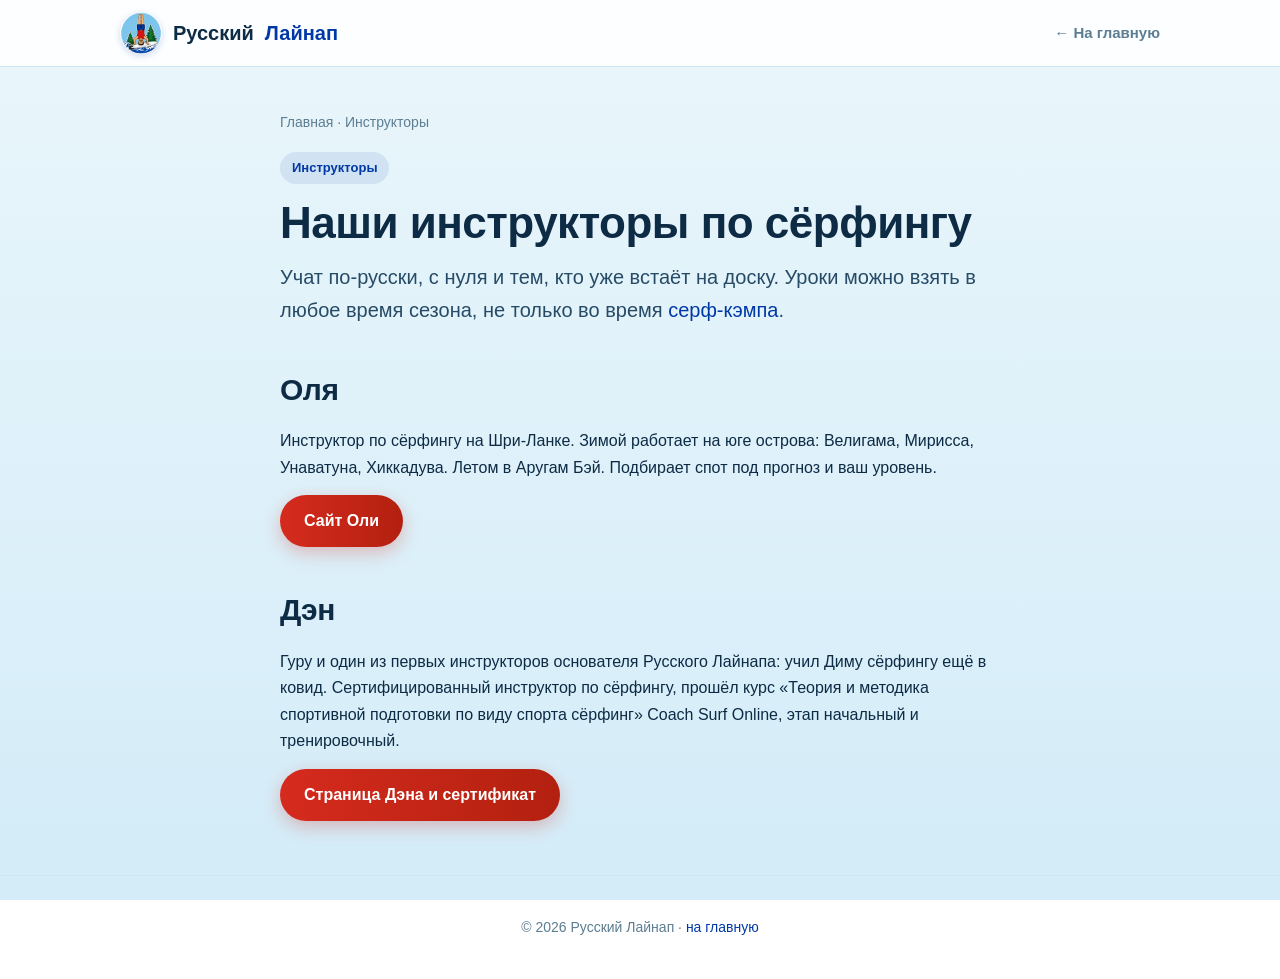
<file: instruktory/index.html>
<!DOCTYPE html>
<html lang="ru">
<head>
<meta charset="UTF-8">
<meta name="viewport" content="width=device-width, initial-scale=1.0">
<title>Инструкторы по сёрфингу на русском — Русский Лайнап</title>
<meta name="description" content="Русскоязычные инструкторы по сёрфингу комьюнити Русский Лайнап на Шри-Ланке: Оля и Дэн. Уроки с нуля и для тех, кто уже катается.">
<link rel="canonical" href="https://russianlineup.ru/instruktory/">
<link rel="icon" type="image/png" sizes="256x256" href="/favicon.png">
<link rel="apple-touch-icon" href="/apple-touch-icon.png">
<meta name="theme-color" content="#7EC8E3">
<meta property="og:type" content="website">
<meta property="og:title" content="Инструкторы по сёрфингу на русском — Русский Лайнап">
<meta property="og:description" content="Русскоязычные инструкторы по сёрфингу комьюнити Русский Лайнап на Шри-Ланке: Оля и Дэн. Уроки с нуля и для тех, кто уже катается.">
<meta property="og:url" content="https://russianlineup.ru/instruktory/">
<meta property="og:image" content="https://russianlineup.ru/og-cover.jpg">
<meta name="twitter:card" content="summary_large_image">
<link rel="stylesheet" href="/blog.css">
</head>
<body>

<nav><div class="bar">
  <a class="logo" href="/"><img src="/logo-mascot.png" alt="Русский Лайнап" width="42" height="42">Русский <span>Лайнап</span></a>
  <a class="navback" href="/">← На главную</a>
</div></nav>

<main class="wrap article">
  <div class="crumbs"><a href="/">Главная</a> · Инструкторы</div>
  <span class="tag">Инструкторы</span>
  <h1>Наши инструкторы по сёрфингу</h1>
  <p class="lead">Учат по-русски, с нуля и тем, кто уже встаёт на доску. Уроки можно взять в любое время сезона, не только во время <a href="/camp/">серф-кэмпа</a>.</p>

  <h2>Оля</h2>
  <p>Инструктор по сёрфингу на Шри-Ланке. Зимой работает на юге острова: Велигама, Мирисса, Унаватуна, Хиккадува. Летом в Аругам Бэй. Подбирает спот под прогноз и ваш уровень.</p>
  <p><a class="btn" href="https://olyasurf.russianlineup.ru/">Сайт Оли</a></p>

  <h2>Дэн</h2>
  <p>Гуру и один из первых инструкторов основателя Русского Лайнапа: учил Диму сёрфингу ещё в ковид. Сертифицированный инструктор по сёрфингу, прошёл курс «Теория и методика спортивной подготовки по виду спорта сёрфинг» Coach Surf Online, этап начальный и тренировочный.</p>
  <p><a class="btn" href="/instruktory/den/">Страница Дэна и сертификат</a></p>
</main>

<footer><div class="wrap">© 2026 Русский Лайнап · <a href="/">на главную</a></div></footer>
<script src="/metrika.js"></script>
</body>
</html>
</file>
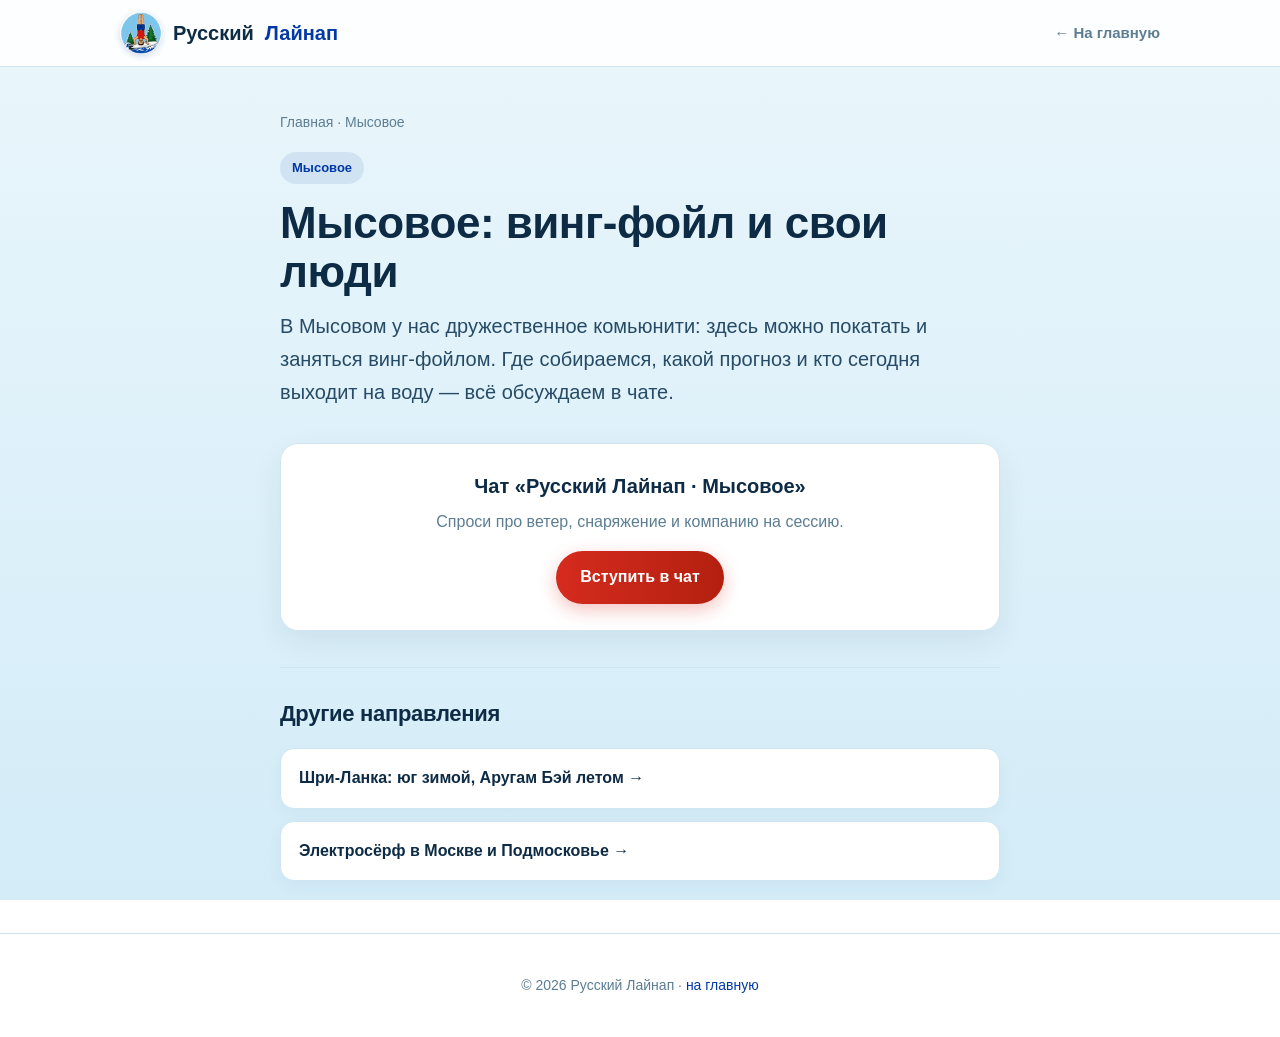
<file: mysovoe/index.html>
<!DOCTYPE html>
<html lang="ru">
<head>
<meta charset="UTF-8">
<meta name="viewport" content="width=device-width, initial-scale=1.0">
<title>Винг-фойл в Мысовом — комьюнити Русский Лайнап</title>
<meta name="description" content="Дружественное комьюнити в Мысовом: катаемся и занимаемся винг-фойлом. Вступай в чат Русский Лайнап · Мысовое.">
<link rel="canonical" href="https://russianlineup.ru/mysovoe/">
<link rel="icon" type="image/png" sizes="256x256" href="/favicon.png">
<link rel="apple-touch-icon" href="/apple-touch-icon.png">
<meta name="theme-color" content="#7EC8E3">
<meta property="og:type" content="website">
<meta property="og:title" content="Винг-фойл в Мысовом — комьюнити Русский Лайнап">
<meta property="og:description" content="Дружественное комьюнити в Мысовом: катаемся и занимаемся винг-фойлом. Вступай в чат Русский Лайнап · Мысовое.">
<meta property="og:url" content="https://russianlineup.ru/mysovoe/">
<meta property="og:image" content="https://russianlineup.ru/og-cover.jpg">
<meta name="twitter:card" content="summary_large_image">
<link rel="stylesheet" href="/blog.css">
</head>
<body>

<nav><div class="bar">
  <a class="logo" href="/"><img src="/logo-mascot.png" alt="Русский Лайнап" width="42" height="42">Русский <span>Лайнап</span></a>
  <a class="navback" href="/">← На главную</a>
</div></nav>

<main class="wrap article">
  <div class="crumbs"><a href="/">Главная</a> · Мысовое</div>
  <span class="tag">Мысовое</span>
  <h1>Мысовое: винг-фойл и свои люди</h1>
  <p class="lead">В Мысовом у нас дружественное комьюнити: здесь можно покатать и заняться винг-фойлом. Где собираемся, какой прогноз и кто сегодня выходит на воду — всё обсуждаем в чате.</p>
  <!-- TODO: споты, сезон, прокат и обучение винг-фойлу — заполнить со слов Димы -->
  <div class="cta-box">
    <h3>Чат «Русский Лайнап · Мысовое»</h3>
    <p>Спроси про ветер, снаряжение и компанию на сессию.</p>
    <a class="btn" href="https://t.me/russian_lineup_misovoe" target="_blank" rel="noopener">Вступить в чат</a>
  </div>
  <div class="related">
    <h2>Другие направления</h2>
    <a href="/shri-lanka/">Шри-Ланка: юг зимой, Аругам Бэй летом →</a>
    <a href="/elektroserf/">Электросёрф в Москве и Подмосковье →</a>
  </div>
</main>

<footer><div class="wrap">© 2026 Русский Лайнап · <a href="/">на главную</a></div></footer>
<script src="/metrika.js"></script>
</body>
</html>
</file>
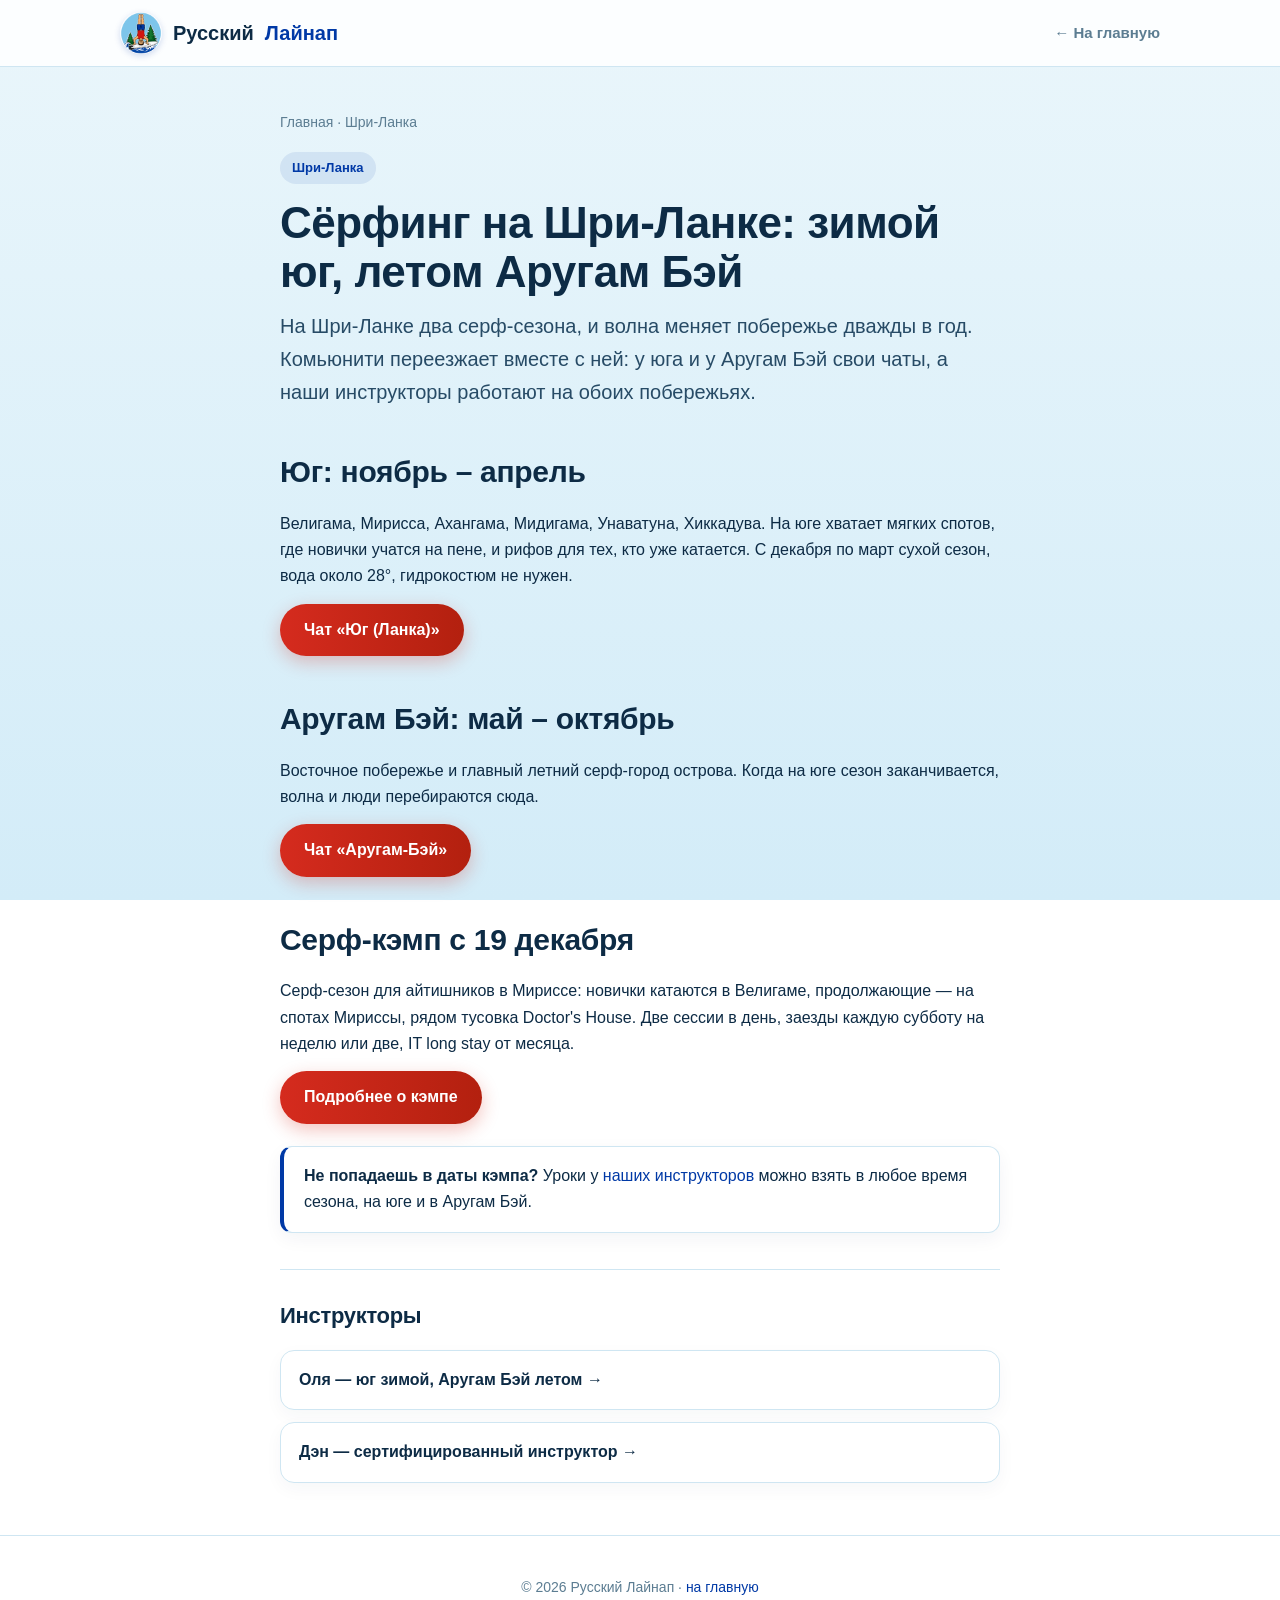
<file: shri-lanka/index.html>
<!DOCTYPE html>
<html lang="ru">
<head>
<meta charset="UTF-8">
<meta name="viewport" content="width=device-width, initial-scale=1.0">
<title>Сёрфинг на Шри-Ланке на русском — юг и Аругам Бэй</title>
<meta name="description" content="Русскоязычное серф-комьюнити на Шри-Ланке: зимой юг (Велигама, Мирисса, Ахангама, Хиккадува), летом Аругам Бэй. Чаты, инструкторы, серф-кэмп.">
<link rel="canonical" href="https://russianlineup.ru/shri-lanka/">
<link rel="icon" type="image/png" sizes="256x256" href="/favicon.png">
<link rel="apple-touch-icon" href="/apple-touch-icon.png">
<meta name="theme-color" content="#7EC8E3">
<meta property="og:type" content="website">
<meta property="og:title" content="Сёрфинг на Шри-Ланке на русском — юг и Аругам Бэй">
<meta property="og:description" content="Русскоязычное серф-комьюнити на Шри-Ланке: зимой юг (Велигама, Мирисса, Ахангама, Хиккадува), летом Аругам Бэй. Чаты, инструкторы, серф-кэмп.">
<meta property="og:url" content="https://russianlineup.ru/shri-lanka/">
<meta property="og:image" content="https://russianlineup.ru/og-cover.jpg">
<meta name="twitter:card" content="summary_large_image">
<link rel="stylesheet" href="/blog.css">
</head>
<body>

<nav><div class="bar">
  <a class="logo" href="/"><img src="/logo-mascot.png" alt="Русский Лайнап" width="42" height="42">Русский <span>Лайнап</span></a>
  <a class="navback" href="/">← На главную</a>
</div></nav>

<main class="wrap article">
  <div class="crumbs"><a href="/">Главная</a> · Шри-Ланка</div>
  <span class="tag">Шри-Ланка</span>
  <h1>Сёрфинг на Шри-Ланке: зимой юг, летом Аругам Бэй</h1>
  <p class="lead">На Шри-Ланке два серф-сезона, и волна меняет побережье дважды в год. Комьюнити переезжает вместе с ней: у юга и у Аругам Бэй свои чаты, а наши инструкторы работают на обоих побережьях.</p>

  <h2 id="yug">Юг: ноябрь – апрель</h2>
  <p>Велигама, Мирисса, Ахангама, Мидигама, Унаватуна, Хиккадува. На юге хватает мягких спотов, где новички учатся на пене, и рифов для тех, кто уже катается. С декабря по март сухой сезон, вода около 28°, гидрокостюм не нужен.</p>
  <p><a class="btn" href="https://t.me/surflanka_ug" target="_blank" rel="noopener">Чат «Юг (Ланка)»</a></p>

  <h2 id="arugam">Аругам Бэй: май – октябрь</h2>
  <p>Восточное побережье и главный летний серф-город острова. Когда на юге сезон заканчивается, волна и люди перебираются сюда.</p>
  <p><a class="btn" href="https://t.me/surf_arugambay" target="_blank" rel="noopener">Чат «Аругам-Бэй»</a></p>

  <h2>Серф-кэмп с 19 декабря</h2>
  <p>Серф-сезон для айтишников в Мириссе: новички катаются в Велигаме, продолжающие — на спотах Мириссы, рядом тусовка Doctor's House. Две сессии в день, заезды каждую субботу на неделю или две, IT long stay от месяца.</p>
  <p><a class="btn" href="/camp/">Подробнее о кэмпе</a></p>

  <div class="callout">
    <strong>Не попадаешь в даты кэмпа?</strong> Уроки у <a href="/instruktory/">наших инструкторов</a> можно взять в любое время сезона, на юге и в Аругам Бэй.
  </div>

  <div class="related">
    <h2>Инструкторы</h2>
    <a href="https://olyasurf.russianlineup.ru/">Оля — юг зимой, Аругам Бэй летом →</a>
    <a href="/instruktory/den/">Дэн — сертифицированный инструктор →</a>
  </div>
</main>

<footer><div class="wrap">© 2026 Русский Лайнап · <a href="/">на главную</a></div></footer>
<script src="/metrika.js"></script>
</body>
</html>
</file>
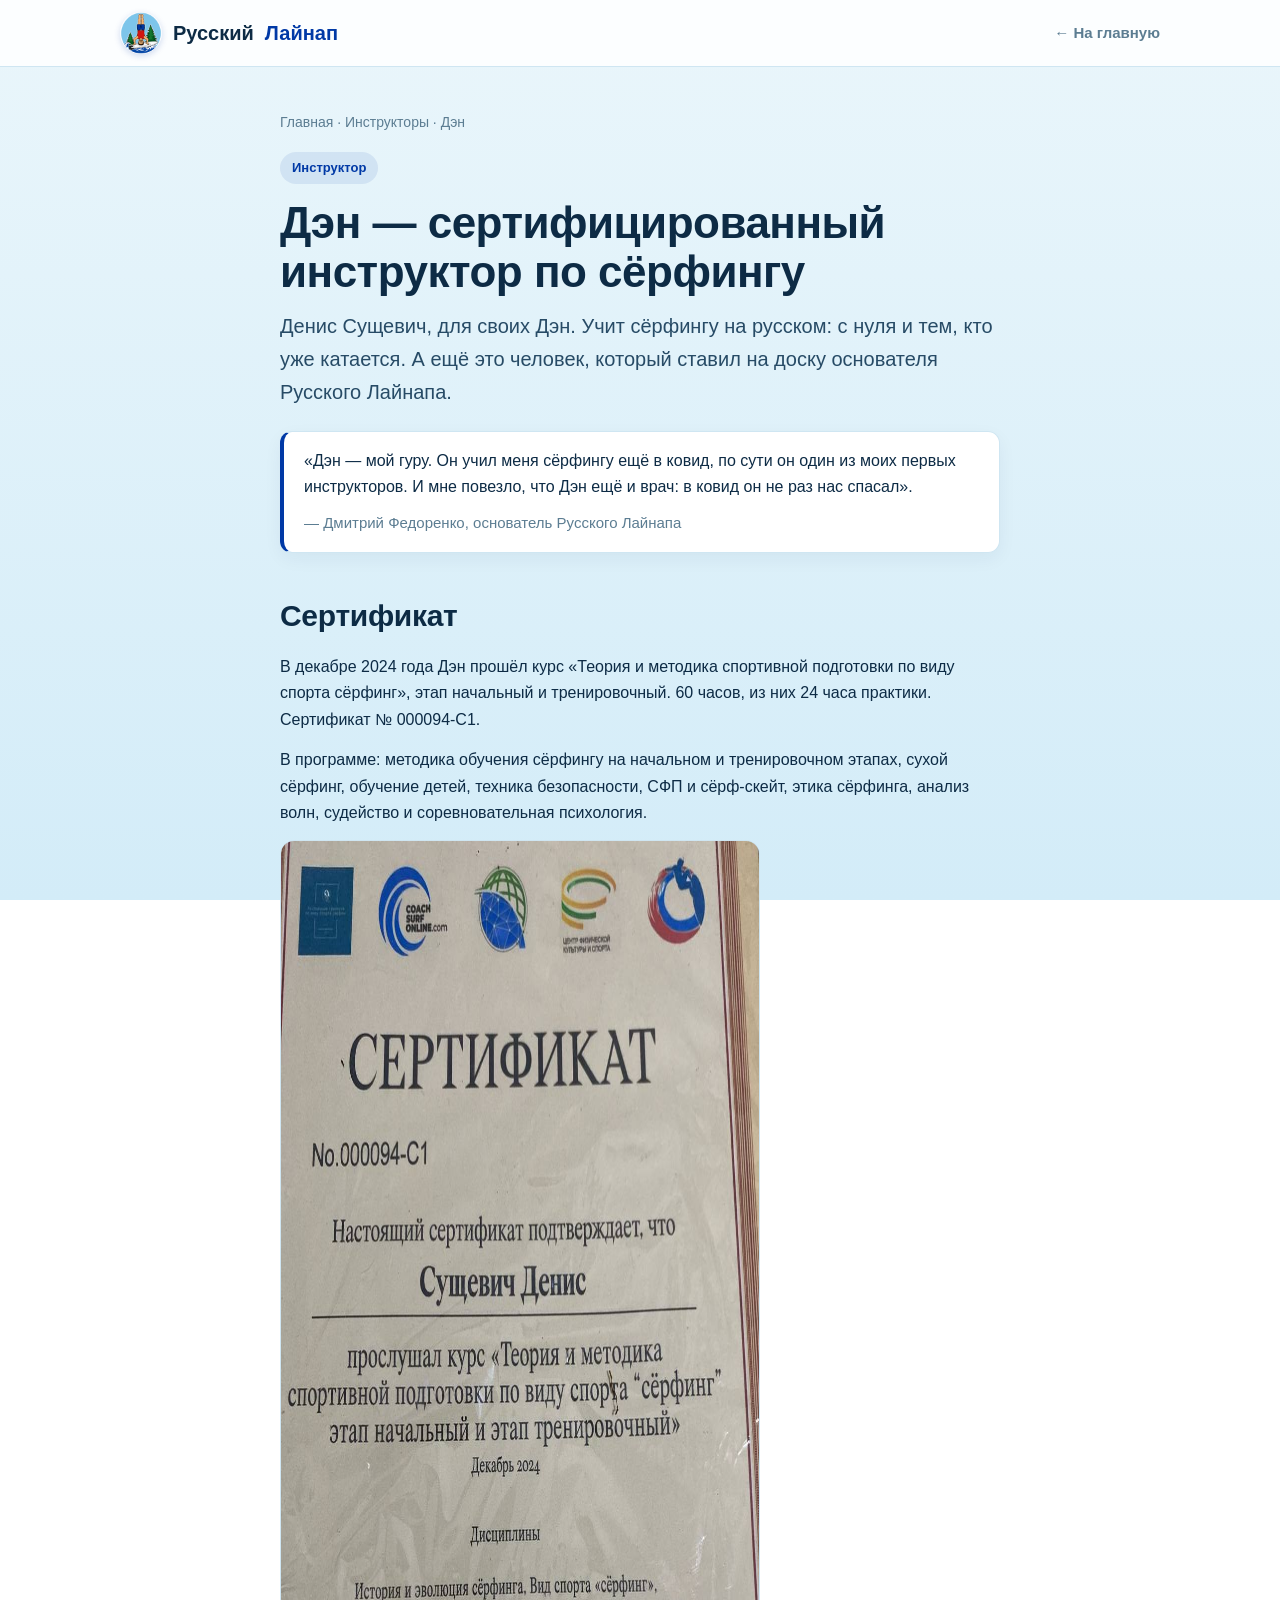
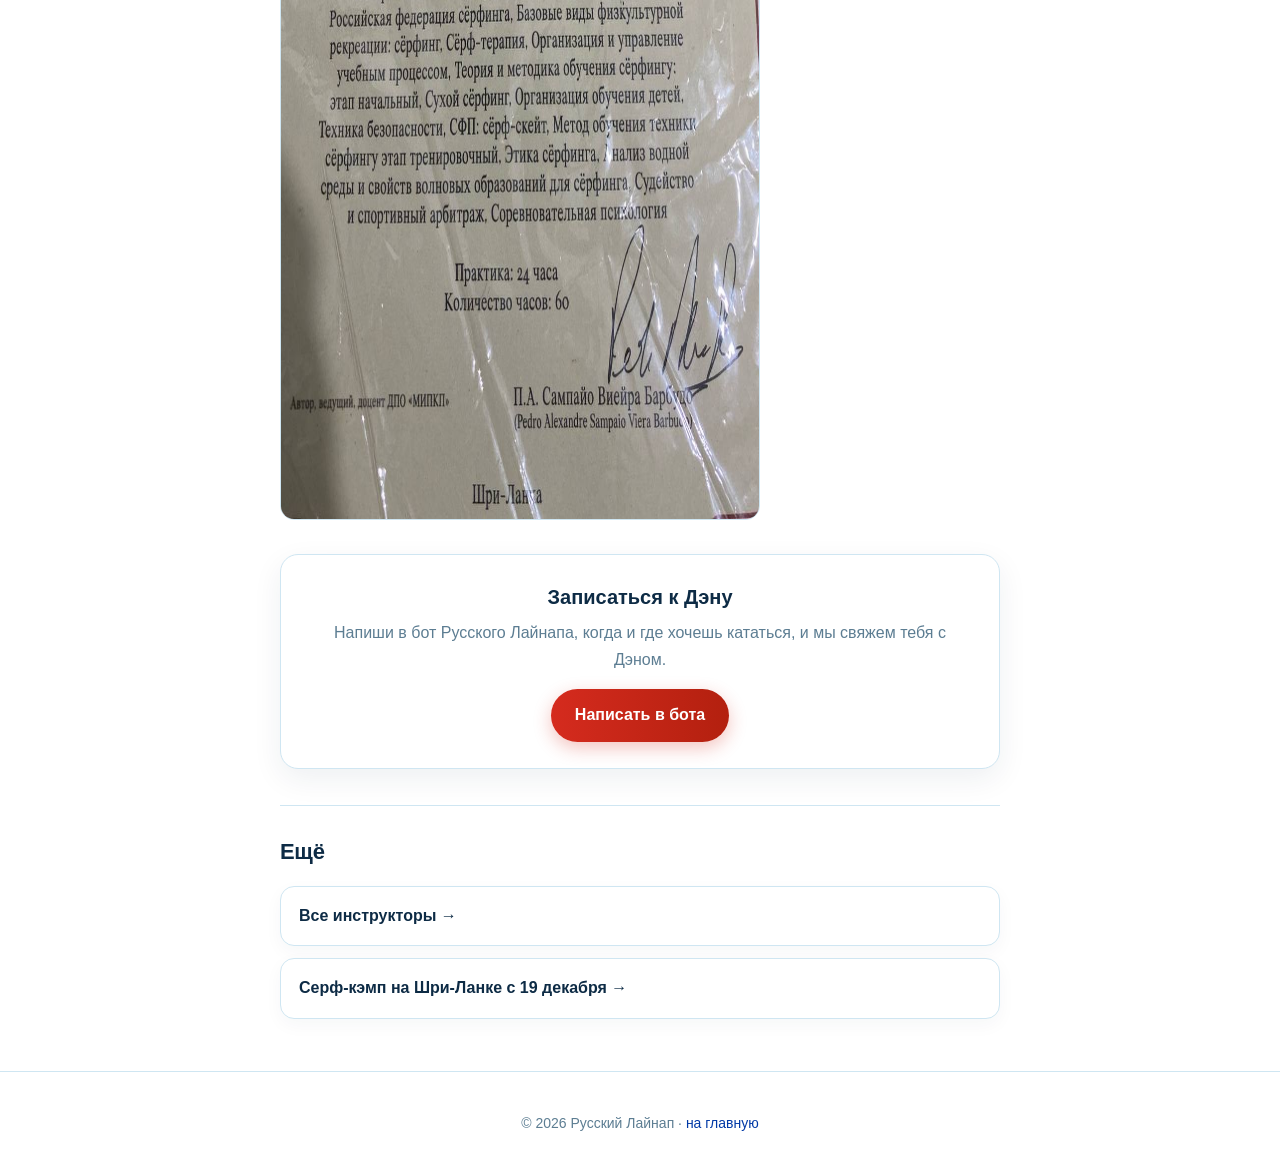
<file: instruktory/den/index.html>
<!DOCTYPE html>
<html lang="ru">
<head>
<meta charset="UTF-8">
<meta name="viewport" content="width=device-width, initial-scale=1.0">
<title>Дэн — сертифицированный инструктор по сёрфингу</title>
<meta name="description" content="Денис (Дэн) Сущевич — сертифицированный инструктор по сёрфингу комьюнити Русский Лайнап. Сертификат Coach Surf Online, 60 часов, уроки на русском.">
<link rel="canonical" href="https://russianlineup.ru/instruktory/den/">
<link rel="icon" type="image/png" sizes="256x256" href="/favicon.png">
<link rel="apple-touch-icon" href="/apple-touch-icon.png">
<meta name="theme-color" content="#7EC8E3">
<meta property="og:type" content="website">
<meta property="og:title" content="Дэн — сертифицированный инструктор по сёрфингу">
<meta property="og:description" content="Денис (Дэн) Сущевич — сертифицированный инструктор по сёрфингу комьюнити Русский Лайнап. Сертификат Coach Surf Online, 60 часов, уроки на русском.">
<meta property="og:url" content="https://russianlineup.ru/instruktory/den/">
<meta property="og:image" content="https://russianlineup.ru/og-cover.jpg">
<meta name="twitter:card" content="summary_large_image">
<link rel="stylesheet" href="/blog.css">
</head>
<body>

<nav><div class="bar">
  <a class="logo" href="/"><img src="/logo-mascot.png" alt="Русский Лайнап" width="42" height="42">Русский <span>Лайнап</span></a>
  <a class="navback" href="/">← На главную</a>
</div></nav>

<main class="wrap article">
  <div class="crumbs"><a href="/">Главная</a> · <a href="/instruktory/">Инструкторы</a> · Дэн</div>
  <span class="tag">Инструктор</span>
  <h1>Дэн — сертифицированный инструктор по сёрфингу</h1>
  <p class="lead">Денис Сущевич, для своих Дэн. Учит сёрфингу на русском: с нуля и тем, кто уже катается. А ещё это человек, который ставил на доску основателя Русского Лайнапа.</p>

  <div class="callout">
    <p style="margin:0">«Дэн — мой гуру. Он учил меня сёрфингу ещё в ковид, по сути он один из моих первых инструкторов. И мне повезло, что Дэн ещё и врач: в ковид он не раз нас спасал».</p>
    <p style="margin:10px 0 0;color:var(--muted);font-size:15px">— Дмитрий Федоренко, основатель Русского Лайнапа</p>
  </div>
  <!-- TODO: фото Дэна, где и когда работает, цены, отзывы — заполнить со слов Дэна -->

  <h2>Сертификат</h2>
  <p>В декабре 2024 года Дэн прошёл курс «Теория и методика спортивной подготовки по виду спорта сёрфинг», этап начальный и тренировочный. 60 часов, из них 24 часа практики. Сертификат № 000094-С1.</p>
  <p>В программе: методика обучения сёрфингу на начальном и тренировочном этапах, сухой сёрфинг, обучение детей, техника безопасности, СФП и сёрф-скейт, этика сёрфинга, анализ волн, судейство и соревновательная психология.</p>
  <p><a href="/assets/den-certificate.jpg"><img src="/assets/den-certificate.jpg" alt="Сертификат Дениса Сущевича о прохождении курса «Теория и методика спортивной подготовки по виду спорта сёрфинг», декабрь 2024" width="960" height="1280" loading="lazy" style="border-radius:14px;border:1px solid var(--line);max-width:480px;width:100%"></a></p>

  <div class="cta-box">
    <h3>Записаться к Дэну</h3>
    <p>Напиши в бот Русского Лайнапа, когда и где хочешь кататься, и мы свяжем тебя с Дэном.</p>
    <a class="btn js-bot" href="#" data-src="instructor_den">Написать в бота</a>
  </div>

  <div class="related">
    <h2>Ещё</h2>
    <a href="/instruktory/">Все инструкторы →</a>
    <a href="/camp/">Серф-кэмп на Шри-Ланке с 19 декабря →</a>
  </div>
</main>

<footer><div class="wrap">© 2026 Русский Лайнап · <a href="/">на главную</a></div></footer>

<script>window.SITE_CONFIG = { botUsername: "RussianLineupBot", ymCounterId: 110157768, ga4Id: "G-6XY6XFGE6H" };</script>
<script src="/bot.js"></script>
<script src="/metrika.js"></script>
</body>
</html>
</file>
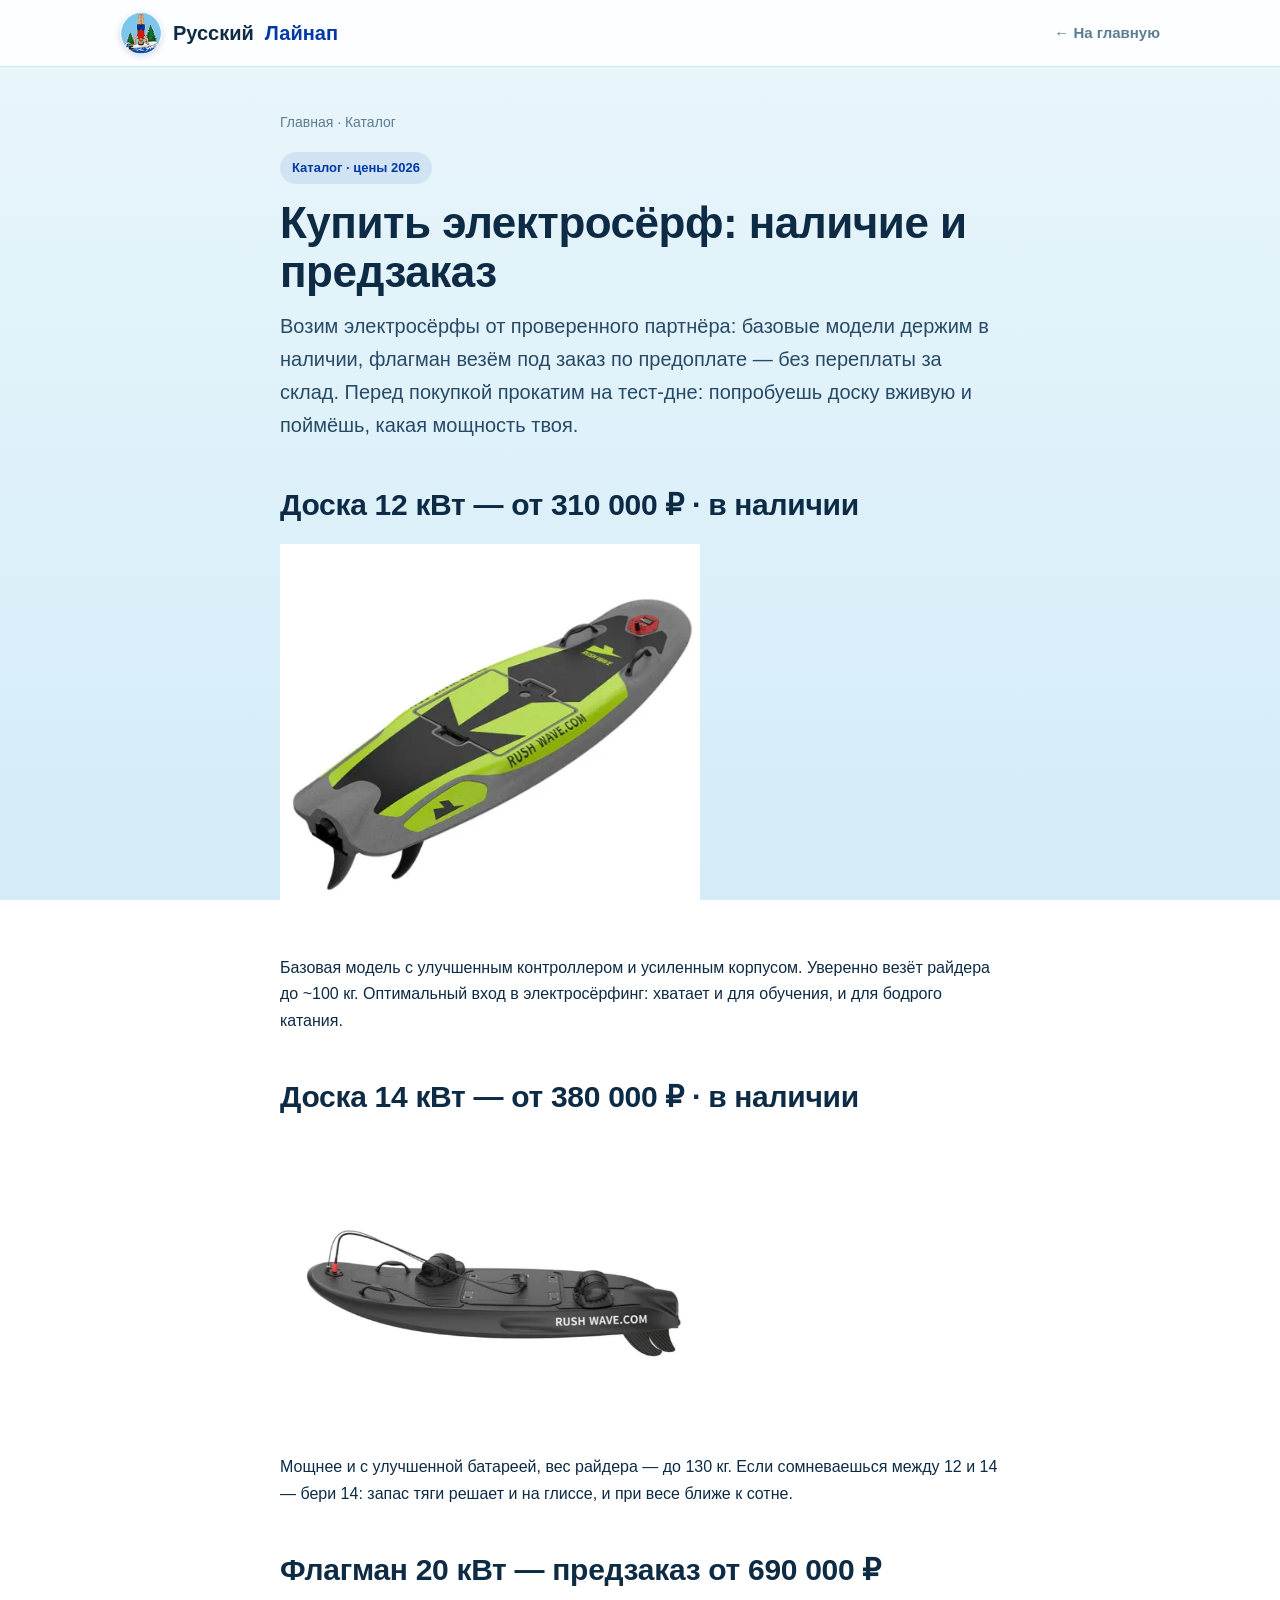
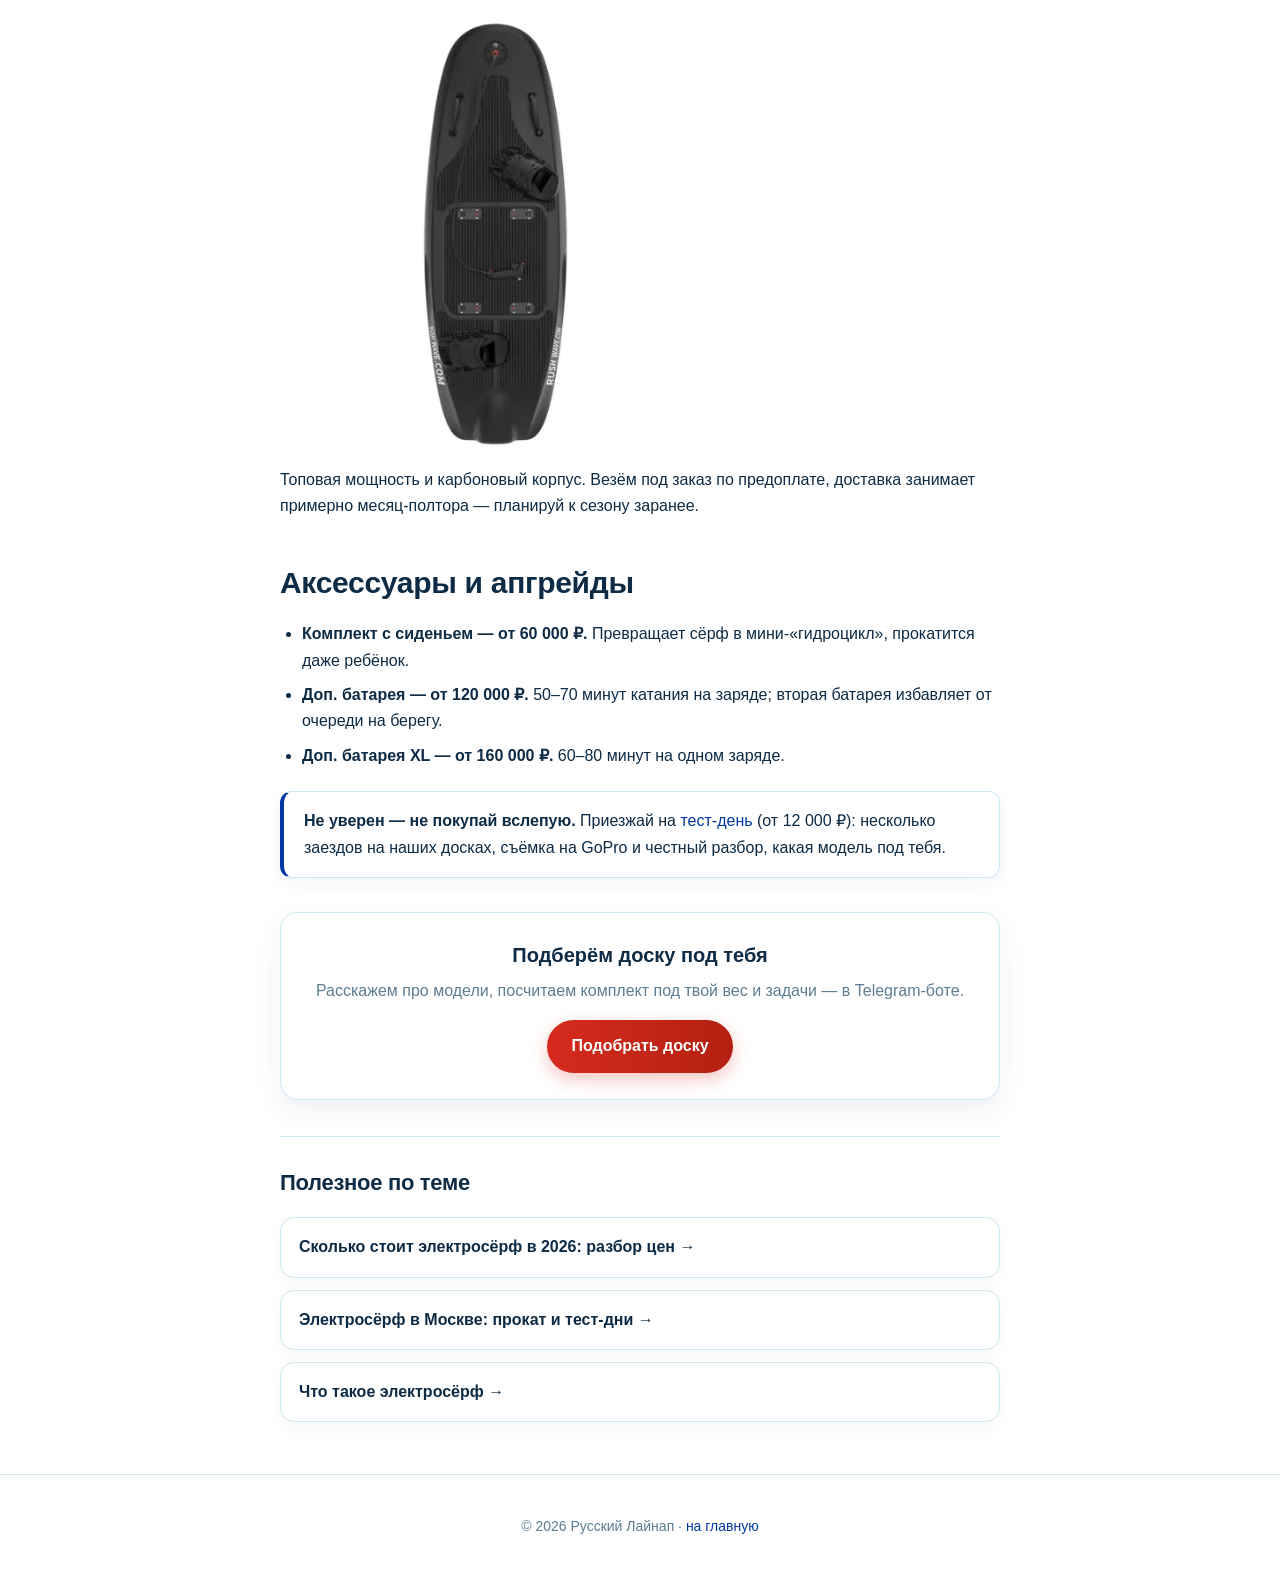
<file: catalog.html>
<!DOCTYPE html>
<html lang="ru">
<head>
<meta charset="UTF-8">
<meta name="viewport" content="width=device-width, initial-scale=1.0">
<title>Купить электросёрф — цены 2026, наличие и предзаказ</title>
<meta name="description" content="Каталог электросёрфов: доска 12 кВт от 310 000 ₽ и 14 кВт от 380 000 ₽ в наличии, флагман 20 кВт по предзаказу от 690 000 ₽. Аксессуары, батареи, тест-драйв перед покупкой.">
<link rel="canonical" href="https://russianlineup.ru/catalog.html">
<link rel="icon" type="image/png" sizes="256x256" href="/favicon.png">
<link rel="apple-touch-icon" href="/apple-touch-icon.png">
<meta name="theme-color" content="#7EC8E3">
<meta property="og:type" content="website">
<meta property="og:title" content="Купить электросёрф — цены 2026, наличие и предзаказ">
<meta property="og:description" content="Доски 12–20 кВт: от 310 000 ₽ в наличии, флагман по предзаказу. Тест-драйв перед покупкой.">
<meta property="og:url" content="https://russianlineup.ru/catalog.html">
<meta property="og:image" content="https://russianlineup.ru/og-cover.jpg">
<meta name="twitter:card" content="summary_large_image">
<script type="application/ld+json">
{
  "@context": "https://schema.org",
  "@graph": [
    {
      "@type": "BreadcrumbList",
      "itemListElement": [
        {"@type": "ListItem", "position": 1, "name": "Главная", "item": "https://russianlineup.ru/"},
        {"@type": "ListItem", "position": 2, "name": "Каталог электросёрфов", "item": "https://russianlineup.ru/catalog.html"}
      ]
    },
    {
      "@type": "Product",
      "name": "Электросёрф · доска 12 кВт",
      "description": "Базовая модель: улучшенный контроллер и усиленный корпус. Вес райдера ~100 кг.",
      "image": "https://russianlineup.ru/assets/board-12kw.webp",
      "url": "https://russianlineup.ru/catalog.html",
      "offers": {
        "@type": "Offer",
        "price": "310000",
        "priceCurrency": "RUB",
        "availability": "https://schema.org/InStock",
        "url": "https://russianlineup.ru/catalog.html",
        "seller": {"@type": "Organization", "name": "Русский Лайнап", "url": "https://russianlineup.ru/"}
      }
    },
    {
      "@type": "Product",
      "name": "Электросёрф · доска 14 кВт",
      "description": "Мощнее и с улучшенной батареей. Вес райдера до 130 кг.",
      "image": "https://russianlineup.ru/assets/board-14kw.webp",
      "url": "https://russianlineup.ru/catalog.html",
      "offers": {
        "@type": "Offer",
        "price": "380000",
        "priceCurrency": "RUB",
        "availability": "https://schema.org/InStock",
        "url": "https://russianlineup.ru/catalog.html",
        "seller": {"@type": "Organization", "name": "Русский Лайнап", "url": "https://russianlineup.ru/"}
      }
    },
    {
      "@type": "Product",
      "name": "Электросёрф · флагман 20 кВт",
      "description": "Топовая мощность 20 кВт и карбон. Предзаказ по предоплате — без переплаты за склад.",
      "image": "https://russianlineup.ru/assets/board-20kw.webp",
      "url": "https://russianlineup.ru/catalog.html",
      "offers": {
        "@type": "Offer",
        "price": "690000",
        "priceCurrency": "RUB",
        "availability": "https://schema.org/PreOrder",
        "url": "https://russianlineup.ru/catalog.html",
        "seller": {"@type": "Organization", "name": "Русский Лайнап", "url": "https://russianlineup.ru/"}
      }
    }
  ]
}
</script>
<link rel="stylesheet" href="/blog.css">
</head>
<body>

<nav><div class="bar">
  <a class="logo" href="/"><img src="/logo-mascot.png" alt="Русский Лайнап" width="42" height="42">Русский <span>Лайнап</span></a>
  <a class="navback" href="/">← На главную</a>
</div></nav>

<main class="wrap article">
  <div class="crumbs"><a href="/">Главная</a> · Каталог</div>
  <span class="tag">Каталог · цены 2026</span>
  <h1>Купить электросёрф: наличие и предзаказ</h1>

  <p class="lead">Возим электросёрфы от проверенного партнёра: базовые модели держим в наличии, флагман везём под заказ по предоплате — без переплаты за склад. Перед покупкой прокатим на тест-дне: попробуешь доску вживую и поймёшь, какая мощность твоя.</p>

  <h2>Доска 12 кВт — от 310 000 ₽ · в наличии</h2>
  <p><img src="/assets/board-12kw.webp" alt="Электросёрф 12 кВт — доска RUSH WAVE" loading="lazy" width="521" height="493" style="max-width:420px;width:100%;height:auto"></p>
  <p>Базовая модель с улучшенным контроллером и усиленным корпусом. Уверенно везёт райдера до ~100 кг. Оптимальный вход в электросёрфинг: хватает и для обучения, и для бодрого катания.</p>

  <h2>Доска 14 кВт — от 380 000 ₽ · в наличии</h2>
  <p><img src="/assets/board-14kw.webp" alt="Электросёрф 14 кВт — доска с пультом управления" loading="lazy" width="640" height="464" style="max-width:420px;width:100%;height:auto"></p>
  <p>Мощнее и с улучшенной батареей, вес райдера — до 130 кг. Если сомневаешься между 12 и 14 — бери 14: запас тяги решает и на глиссе, и при весе ближе к сотне.</p>

  <h2>Флагман 20 кВт — предзаказ от 690 000 ₽</h2>
  <p><img src="/assets/board-20kw.webp" alt="Флагманский электросёрф 20 кВт — карбоновый корпус" loading="lazy" width="478" height="506" style="max-width:420px;width:100%;height:auto"></p>
  <p>Топовая мощность и карбоновый корпус. Везём под заказ по предоплате, доставка занимает примерно месяц-полтора — планируй к сезону заранее.</p>

  <h2>Аксессуары и апгрейды</h2>
  <ul>
    <li><strong>Комплект с сиденьем — от 60 000 ₽.</strong> Превращает сёрф в мини-«гидроцикл», прокатится даже ребёнок.</li>
    <li><strong>Доп. батарея — от 120 000 ₽.</strong> 50–70 минут катания на заряде; вторая батарея избавляет от очереди на берегу.</li>
    <li><strong>Доп. батарея XL — от 160 000 ₽.</strong> 60–80 минут на одном заряде.</li>
  </ul>

  <div class="callout">
    <strong>Не уверен — не покупай вслепую.</strong> Приезжай на <a href="/elektroserf/#testday">тест-день</a> (от 12 000 ₽): несколько заездов на наших досках, съёмка на GoPro и честный разбор, какая модель под тебя.
  </div>

  <div class="cta-box">
    <h3>Подберём доску под тебя</h3>
    <p>Расскажем про модели, посчитаем комплект под твой вес и задачи — в Telegram-боте.</p>
    <a class="btn" href="/elektroserf/#esurf">Подобрать доску</a>
  </div>

  <div class="related">
    <h2>Полезное по теме</h2>
    <a href="/blog/skolko-stoit-elektroserf-2026.html">Сколько стоит электросёрф в 2026: разбор цен →</a>
    <a href="/moskva.html">Электросёрф в Москве: прокат и тест-дни →</a>
    <a href="/blog/chto-takoe-elektroserf.html">Что такое электросёрф →</a>
  </div>
</main>

<footer><div class="wrap">© 2026 Русский Лайнап · <a href="/">на главную</a></div></footer>

<script src="/metrika.js"></script>
</body>
</html>
</file>
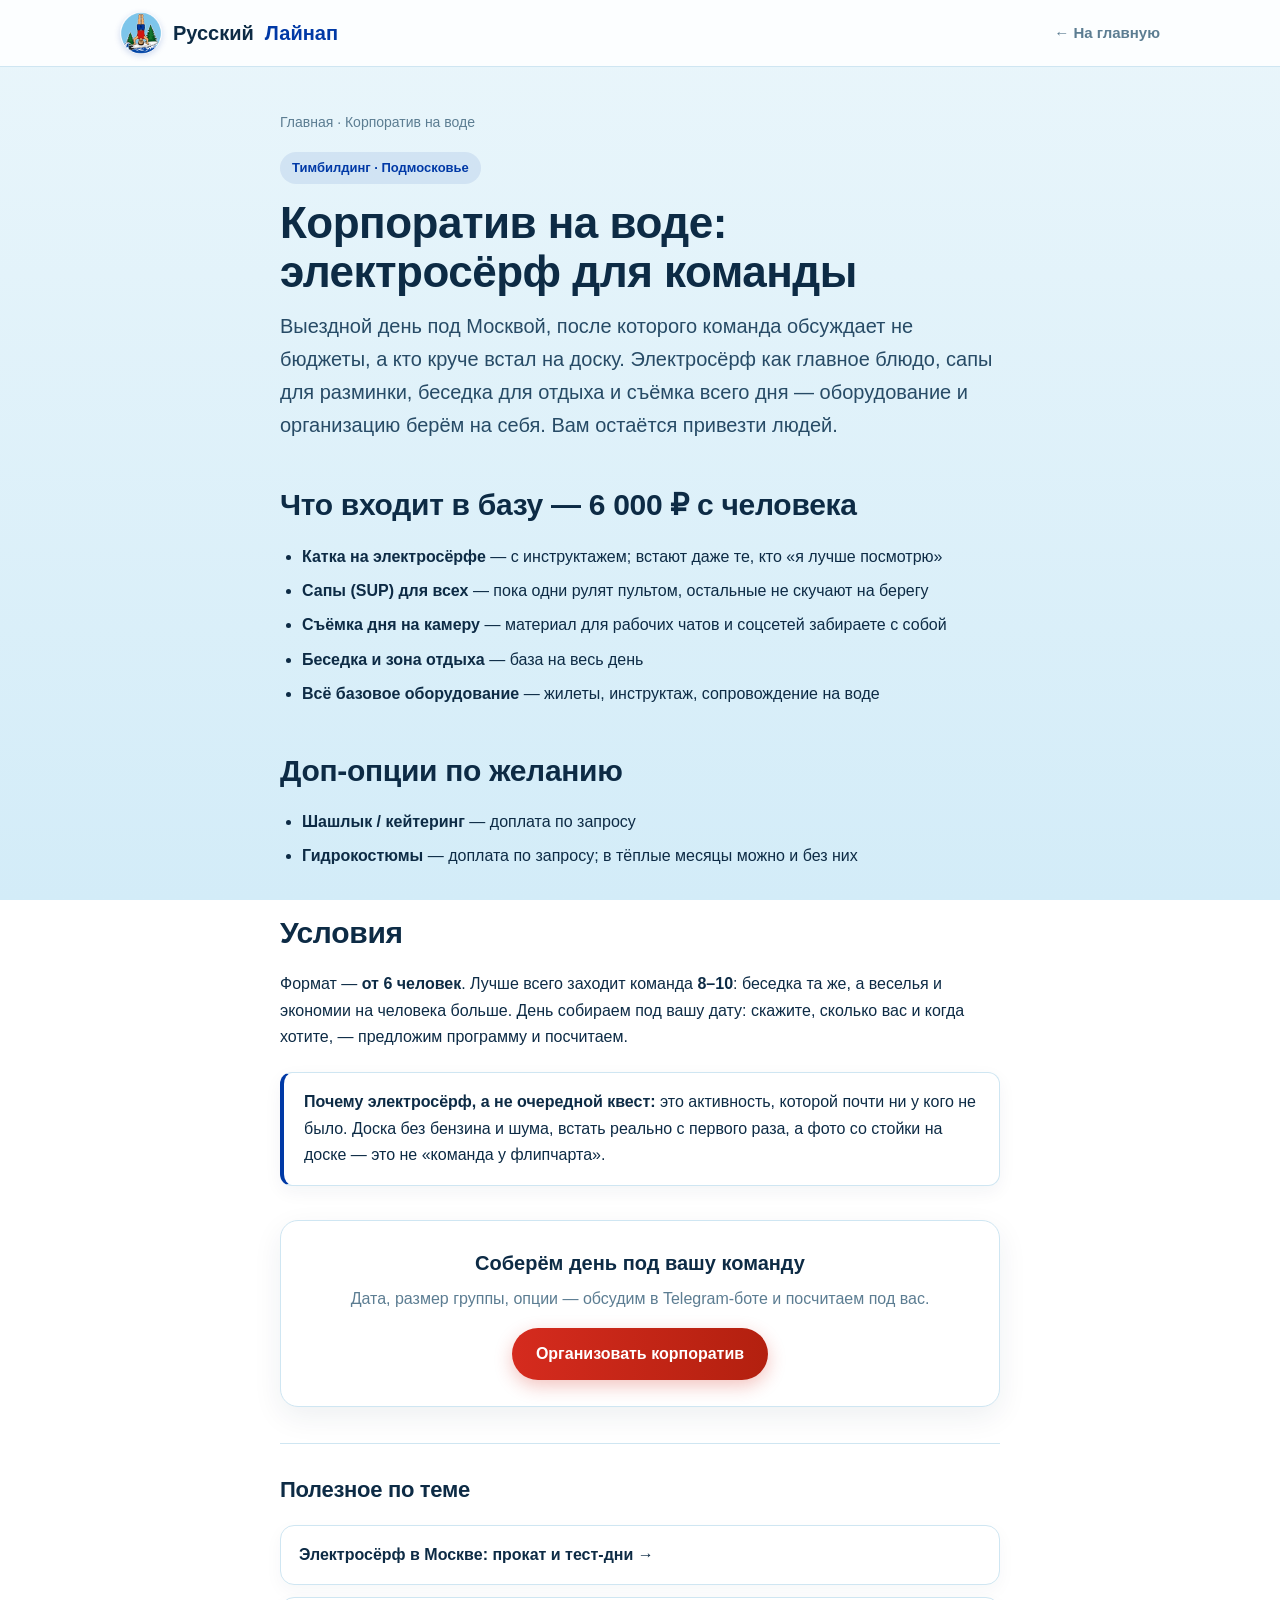
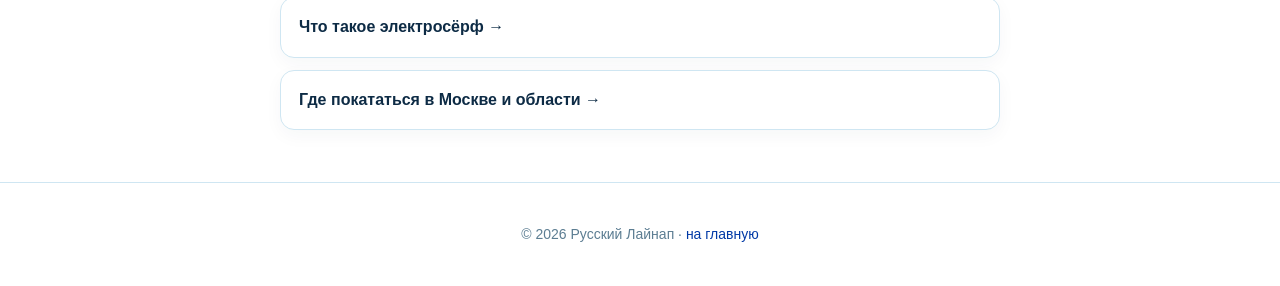
<file: korporativ.html>
<!DOCTYPE html>
<html lang="ru">
<head>
<meta charset="UTF-8">
<meta name="viewport" content="width=device-width, initial-scale=1.0">
<title>Корпоратив на воде — электросёрф для команды под Москвой</title>
<meta name="description" content="Корпоратив на воде под Москвой: электросёрф, сапы, беседка и съёмка — 6 000 ₽ с человека, от 6 человек. Оборудование и организацию берём на себя. Лучший формат — команда 8–10.">
<link rel="canonical" href="https://russianlineup.ru/korporativ.html">
<link rel="icon" type="image/png" sizes="256x256" href="/favicon.png">
<link rel="apple-touch-icon" href="/apple-touch-icon.png">
<meta name="theme-color" content="#7EC8E3">
<meta property="og:type" content="website">
<meta property="og:title" content="Корпоратив на воде — электросёрф для команды под Москвой">
<meta property="og:description" content="Электросёрф, сапы, беседка и съёмка — 6 000 ₽ с человека, от 6 человек. Организацию берём на себя.">
<meta property="og:url" content="https://russianlineup.ru/korporativ.html">
<meta property="og:image" content="https://russianlineup.ru/og-cover.jpg">
<meta name="twitter:card" content="summary_large_image">
<script type="application/ld+json">
{
  "@context": "https://schema.org",
  "@graph": [
    {
      "@type": "BreadcrumbList",
      "itemListElement": [
        {"@type": "ListItem", "position": 1, "name": "Главная", "item": "https://russianlineup.ru/"},
        {"@type": "ListItem", "position": 2, "name": "Корпоратив на воде", "item": "https://russianlineup.ru/korporativ.html"}
      ]
    },
    {
      "@type": "Service",
      "name": "Корпоратив на воде",
      "description": "Выездной день для команды под Москвой: электросёрф, сапы, съёмка, беседка. От 6 человек, лучший формат — 8–10.",
      "provider": {"@type": "Organization", "name": "Русский Лайнап", "url": "https://russianlineup.ru/"},
      "areaServed": ["Москва", "Московская область"],
      "url": "https://russianlineup.ru/korporativ.html",
      "offers": {
        "@type": "Offer",
        "priceSpecification": {
          "@type": "UnitPriceSpecification",
          "price": "6000",
          "priceCurrency": "RUB",
          "unitText": "человек"
        },
        "url": "https://russianlineup.ru/korporativ.html"
      }
    }
  ]
}
</script>
<link rel="stylesheet" href="/blog.css">
</head>
<body>

<nav><div class="bar">
  <a class="logo" href="/"><img src="/logo-mascot.png" alt="Русский Лайнап" width="42" height="42">Русский <span>Лайнап</span></a>
  <a class="navback" href="/">← На главную</a>
</div></nav>

<main class="wrap article">
  <div class="crumbs"><a href="/">Главная</a> · Корпоратив на воде</div>
  <span class="tag">Тимбилдинг · Подмосковье</span>
  <h1>Корпоратив на воде: электросёрф для команды</h1>

  <p class="lead">Выездной день под Москвой, после которого команда обсуждает не бюджеты, а кто круче встал на доску. Электросёрф как главное блюдо, сапы для разминки, беседка для отдыха и съёмка всего дня — оборудование и организацию берём на себя. Вам остаётся привезти людей.</p>

  <h2>Что входит в базу — 6 000 ₽ с человека</h2>
  <ul>
    <li><strong>Катка на электросёрфе</strong> — с инструктажем; встают даже те, кто «я лучше посмотрю»</li>
    <li><strong>Сапы (SUP) для всех</strong> — пока одни рулят пультом, остальные не скучают на берегу</li>
    <li><strong>Съёмка дня на камеру</strong> — материал для рабочих чатов и соцсетей забираете с собой</li>
    <li><strong>Беседка и зона отдыха</strong> — база на весь день</li>
    <li><strong>Всё базовое оборудование</strong> — жилеты, инструктаж, сопровождение на воде</li>
  </ul>

  <h2>Доп-опции по желанию</h2>
  <ul>
    <li><strong>Шашлык / кейтеринг</strong> — доплата по запросу</li>
    <li><strong>Гидрокостюмы</strong> — доплата по запросу; в тёплые месяцы можно и без них</li>
  </ul>

  <h2>Условия</h2>
  <p>Формат — <strong>от 6 человек</strong>. Лучше всего заходит команда <strong>8–10</strong>: беседка та же, а веселья и экономии на человека больше. День собираем под вашу дату: скажите, сколько вас и когда хотите, — предложим программу и посчитаем.</p>

  <div class="callout">
    <strong>Почему электросёрф, а не очередной квест:</strong> это активность, которой почти ни у кого не было. Доска без бензина и шума, встать реально с первого раза, а фото со стойки на доске — это не «команда у флипчарта».
  </div>

  <div class="cta-box">
    <h3>Соберём день под вашу команду</h3>
    <p>Дата, размер группы, опции — обсудим в Telegram-боте и посчитаем под вас.</p>
    <a class="btn" href="/elektroserf/#corporate">Организовать корпоратив</a>
  </div>

  <div class="related">
    <h2>Полезное по теме</h2>
    <a href="/moskva.html">Электросёрф в Москве: прокат и тест-дни →</a>
    <a href="/blog/chto-takoe-elektroserf.html">Что такое электросёрф →</a>
    <a href="/blog/gde-pokatatsya-v-moskve.html">Где покататься в Москве и области →</a>
  </div>
</main>

<footer><div class="wrap">© 2026 Русский Лайнап · <a href="/">на главную</a></div></footer>

<script src="/metrika.js"></script>
</body>
</html>
</file>
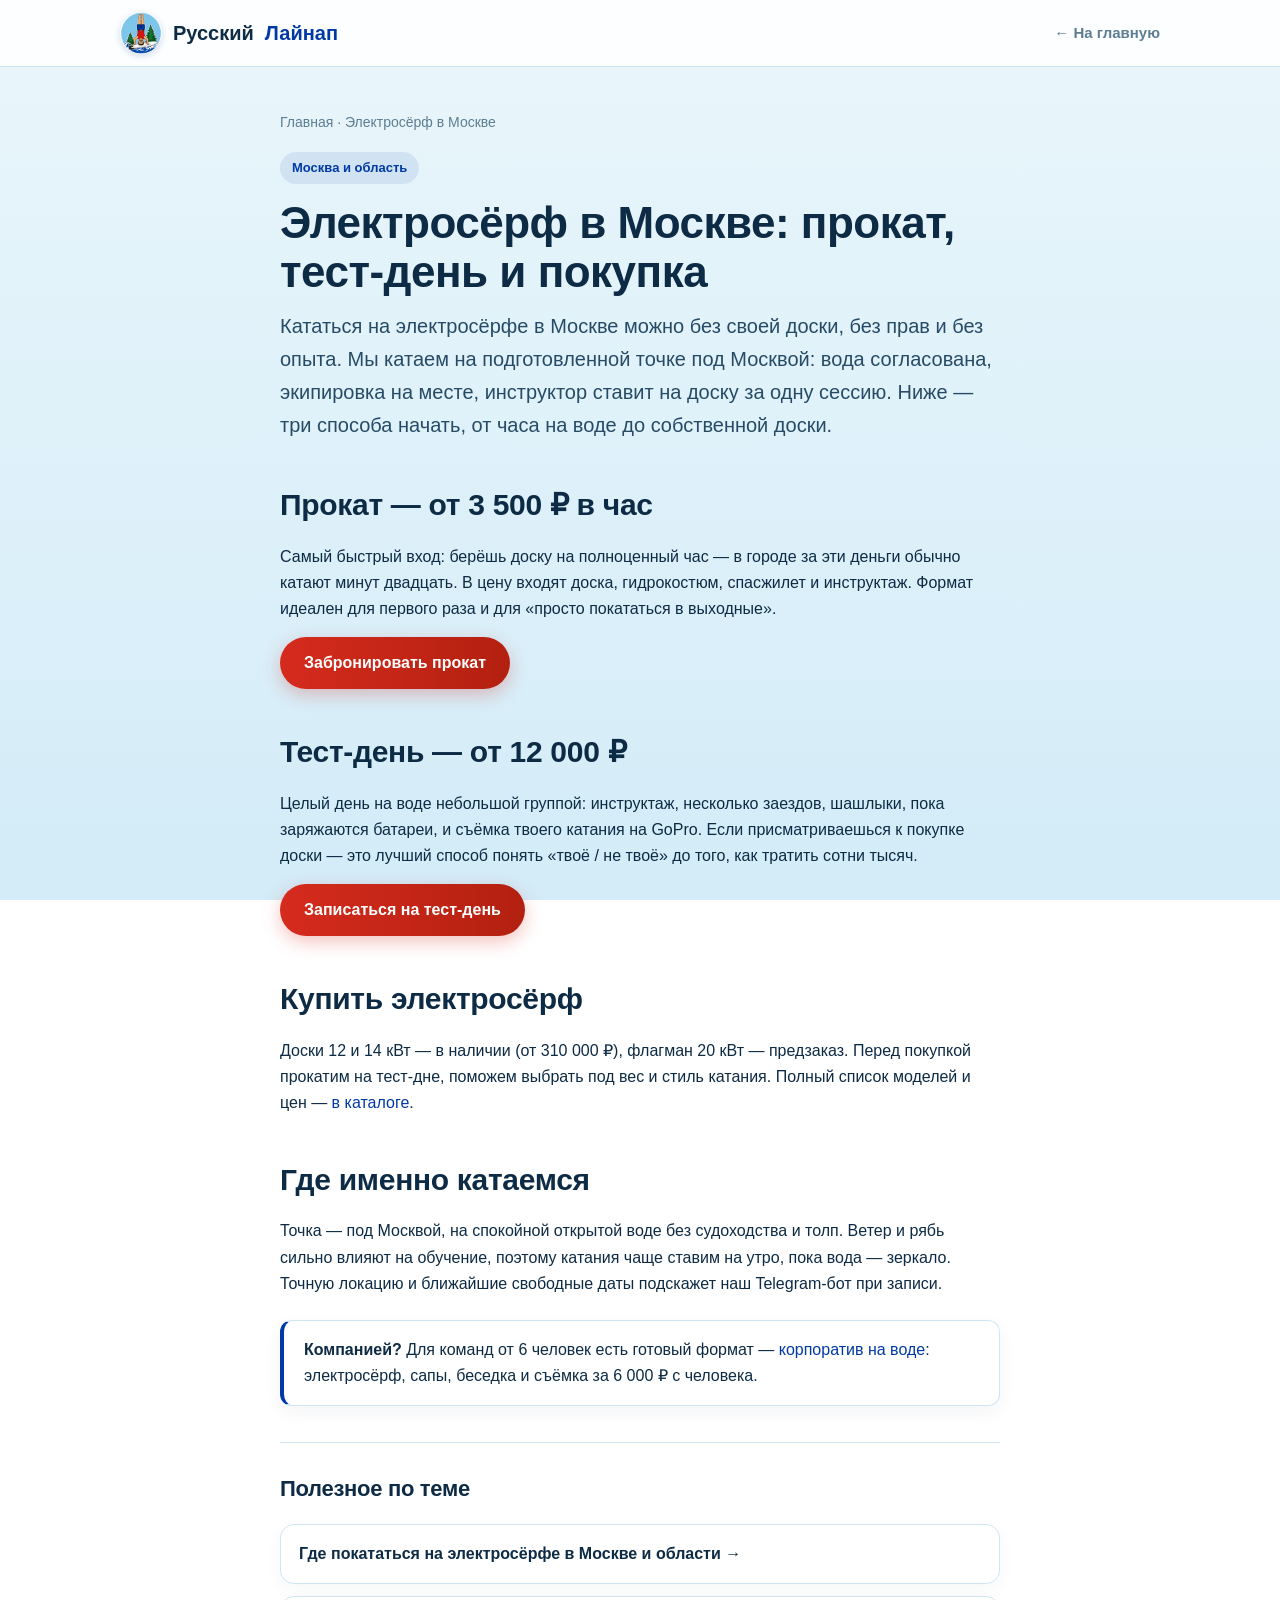
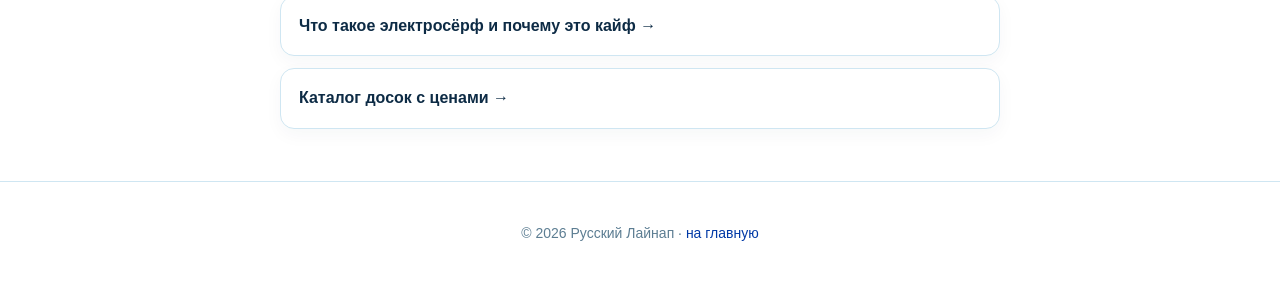
<file: moskva.html>
<!DOCTYPE html>
<html lang="ru">
<head>
<meta charset="UTF-8">
<meta name="viewport" content="width=device-width, initial-scale=1.0">
<title>Электросёрф в Москве — прокат, тест-день, купить</title>
<meta name="description" content="Электросёрф в Москве и Подмосковье: прокат от 3 500 ₽/час, тест-день от 12 000 ₽ со съёмкой, покупка досок 12–20 кВт. Подготовленная точка, экипировка и инструктор.">
<link rel="canonical" href="https://russianlineup.ru/moskva.html">
<link rel="icon" type="image/png" sizes="256x256" href="/favicon.png">
<link rel="apple-touch-icon" href="/apple-touch-icon.png">
<meta name="theme-color" content="#7EC8E3">
<meta property="og:type" content="website">
<meta property="og:title" content="Электросёрф в Москве — прокат, тест-день, купить">
<meta property="og:description" content="Прокат от 3 500 ₽/час, тест-день от 12 000 ₽ со съёмкой, покупка досок. Подготовленная точка под Москвой.">
<meta property="og:url" content="https://russianlineup.ru/moskva.html">
<meta property="og:image" content="https://russianlineup.ru/og-cover.jpg">
<meta name="twitter:card" content="summary_large_image">
<script type="application/ld+json">
{
  "@context": "https://schema.org",
  "@graph": [
    {
      "@type": "BreadcrumbList",
      "itemListElement": [
        {"@type": "ListItem", "position": 1, "name": "Главная", "item": "https://russianlineup.ru/"},
        {"@type": "ListItem", "position": 2, "name": "Электросёрф в Москве", "item": "https://russianlineup.ru/moskva.html"}
      ]
    },
    {
      "@type": "Service",
      "name": "Электросёрф в Москве: прокат и тест-дни",
      "description": "Прокат электросёрфа от 3 500 ₽/час и тест-дни от 12 000 ₽ на подготовленной точке под Москвой. Экипировка и инструктаж включены.",
      "provider": {"@type": "Organization", "name": "Русский Лайнап", "url": "https://russianlineup.ru/"},
      "areaServed": ["Москва", "Московская область"],
      "url": "https://russianlineup.ru/moskva.html"
    }
  ]
}
</script>
<link rel="stylesheet" href="/blog.css">
</head>
<body>

<nav><div class="bar">
  <a class="logo" href="/"><img src="/logo-mascot.png" alt="Русский Лайнап" width="42" height="42">Русский <span>Лайнап</span></a>
  <a class="navback" href="/">← На главную</a>
</div></nav>

<main class="wrap article">
  <div class="crumbs"><a href="/">Главная</a> · Электросёрф в Москве</div>
  <span class="tag">Москва и область</span>
  <h1>Электросёрф в Москве: прокат, тест-день и покупка</h1>

  <p class="lead">Кататься на электросёрфе в Москве можно без своей доски, без прав и без опыта. Мы катаем на подготовленной точке под Москвой: вода согласована, экипировка на месте, инструктор ставит на доску за одну сессию. Ниже — три способа начать, от часа на воде до собственной доски.</p>

  <h2>Прокат — от 3 500 ₽ в час</h2>
  <p>Самый быстрый вход: берёшь доску на полноценный час — в городе за эти деньги обычно катают минут двадцать. В цену входят доска, гидрокостюм, спасжилет и инструктаж. Формат идеален для первого раза и для «просто покататься в выходные».</p>
  <p><a class="btn" href="/elektroserf/#rent">Забронировать прокат</a></p>

  <h2>Тест-день — от 12 000 ₽</h2>
  <p>Целый день на воде небольшой группой: инструктаж, несколько заездов, шашлыки, пока заряжаются батареи, и съёмка твоего катания на GoPro. Если присматриваешься к покупке доски — это лучший способ понять «твоё / не твоё» до того, как тратить сотни тысяч.</p>
  <p><a class="btn" href="/elektroserf/#testday">Записаться на тест-день</a></p>

  <h2>Купить электросёрф</h2>
  <p>Доски 12 и 14 кВт — в наличии (от 310 000 ₽), флагман 20 кВт — предзаказ. Перед покупкой прокатим на тест-дне, поможем выбрать под вес и стиль катания. Полный список моделей и цен — <a href="/catalog.html">в каталоге</a>.</p>

  <h2>Где именно катаемся</h2>
  <p>Точка — под Москвой, на спокойной открытой воде без судоходства и толп. Ветер и рябь сильно влияют на обучение, поэтому катания чаще ставим на утро, пока вода — зеркало. Точную локацию и ближайшие свободные даты подскажет наш Telegram-бот при записи.</p>

  <div class="callout">
    <strong>Компанией?</strong> Для команд от 6 человек есть готовый формат — <a href="/korporativ.html">корпоратив на воде</a>: электросёрф, сапы, беседка и съёмка за 6 000 ₽ с человека.
  </div>

  <div class="related">
    <h2>Полезное по теме</h2>
    <a href="/blog/gde-pokatatsya-v-moskve.html">Где покататься на электросёрфе в Москве и области →</a>
    <a href="/blog/chto-takoe-elektroserf.html">Что такое электросёрф и почему это кайф →</a>
    <a href="/catalog.html">Каталог досок с ценами →</a>
  </div>
</main>

<footer><div class="wrap">© 2026 Русский Лайнап · <a href="/">на главную</a></div></footer>

<script src="/metrika.js"></script>
</body>
</html>
</file>
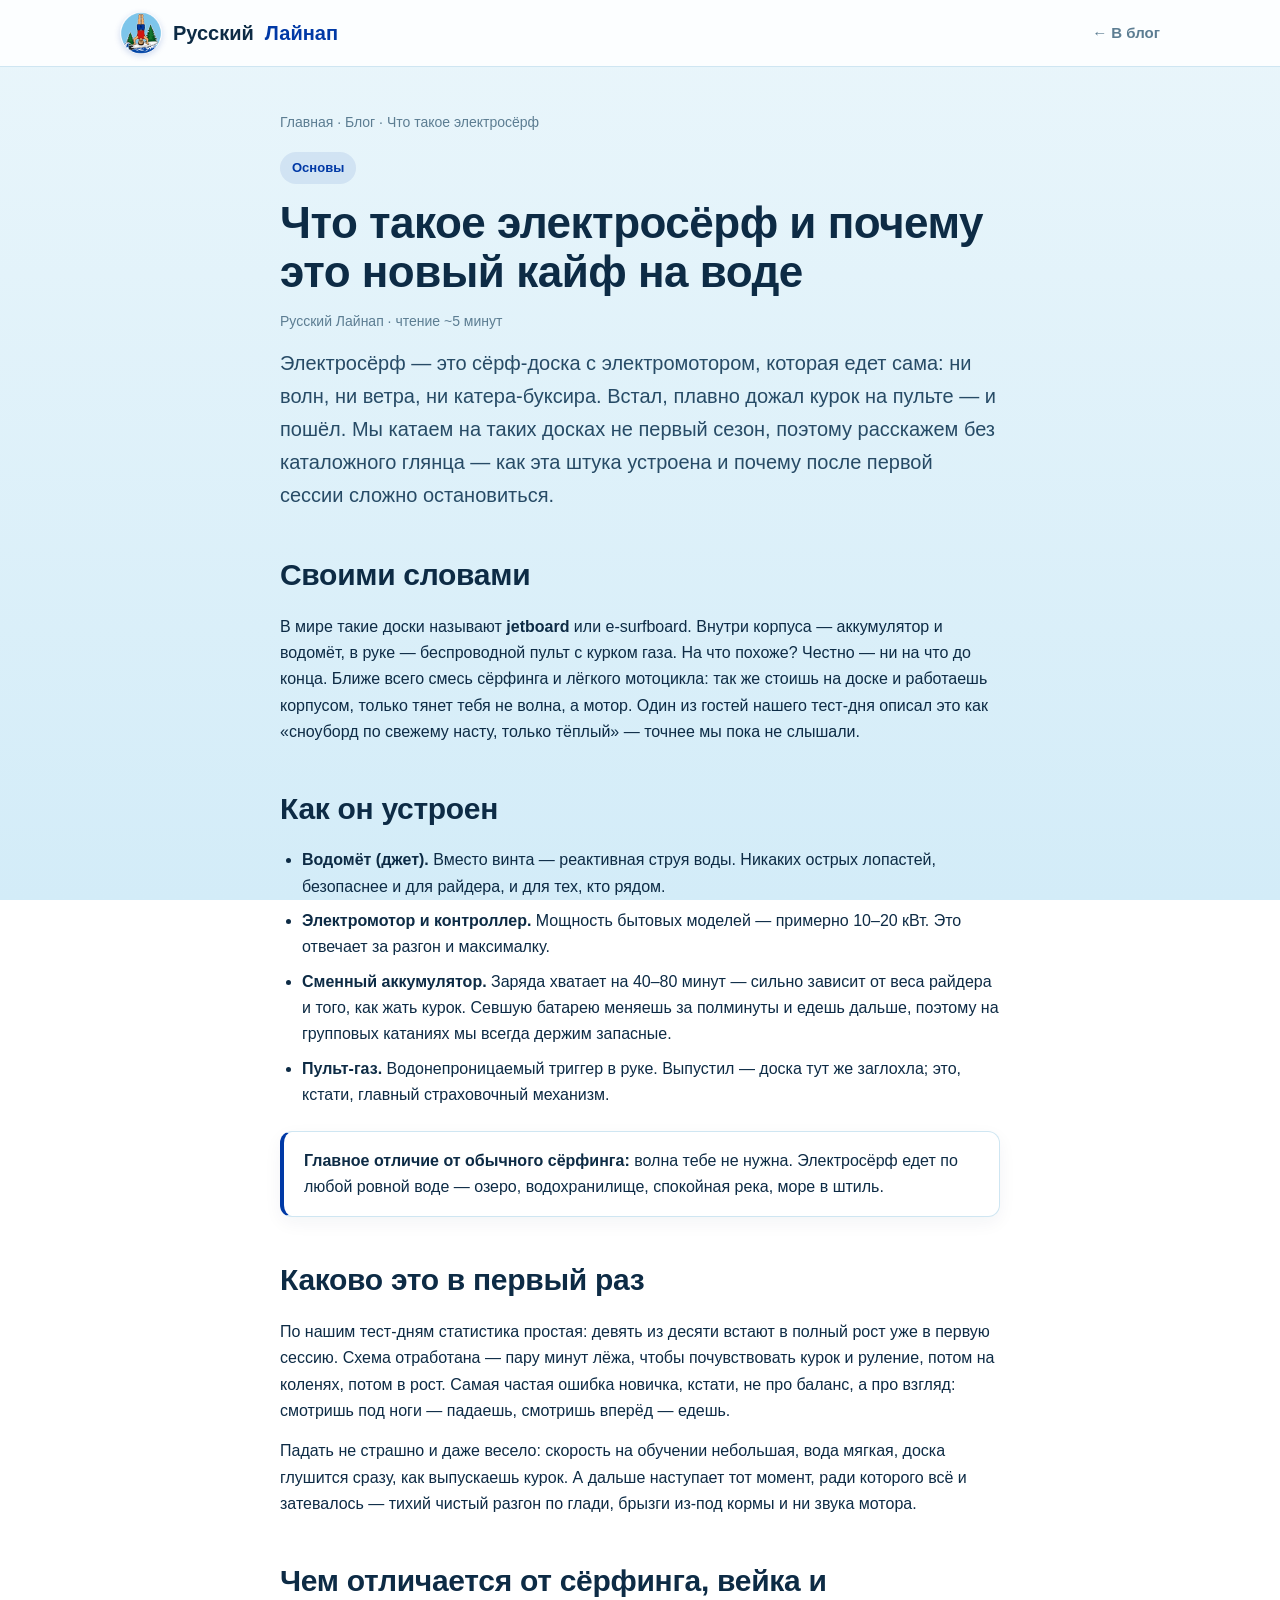
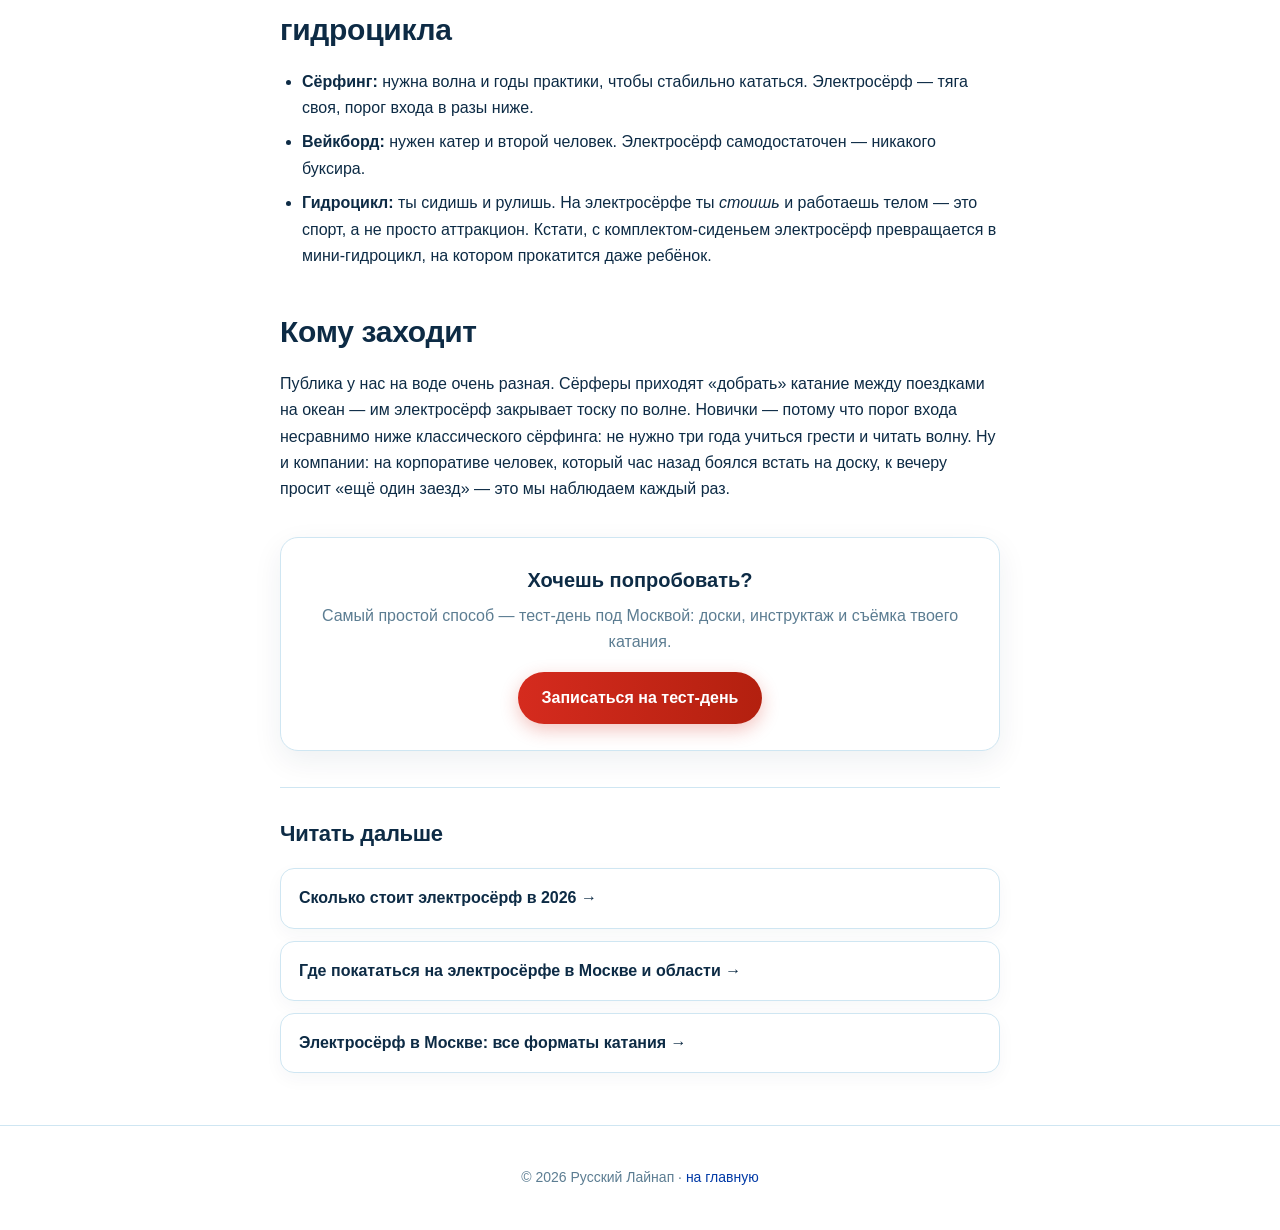
<file: blog/chto-takoe-elektroserf.html>
<!DOCTYPE html>
<html lang="ru">
<head>
<meta charset="UTF-8">
<meta name="viewport" content="width=device-width, initial-scale=1.0">
<title>Что такое электросёрф и почему это новый кайф на воде — Русский Лайнап</title>
<meta name="description" content="Электросёрф (jetboard) — доска с электромотором и водомётом: катаешься без волн, ветра и бензина. Как устроен, каково это в первый раз и чем отличается от сёрфинга и вейка.">
<link rel="canonical" href="https://russianlineup.ru/blog/chto-takoe-elektroserf.html">
<link rel="icon" type="image/png" sizes="256x256" href="/favicon.png">
<link rel="apple-touch-icon" href="/apple-touch-icon.png">
<meta name="theme-color" content="#7EC8E3">
<meta property="og:type" content="article">
<meta property="og:title" content="Что такое электросёрф и почему это новый кайф на воде">
<meta property="og:description" content="Доска с электромотором и водомётом: катаешься без волн, ветра и бензина. Как это устроено и каково в первый раз.">
<meta property="og:url" content="https://russianlineup.ru/blog/chto-takoe-elektroserf.html">
<meta property="og:image" content="https://russianlineup.ru/og-cover.jpg">
<meta name="twitter:card" content="summary_large_image">
<script type="application/ld+json">
{
  "@context": "https://schema.org",
  "@type": "BlogPosting",
  "headline": "Что такое электросёрф и почему это новый кайф на воде",
  "description": "Электросёрф (jetboard) — доска с электромотором и водомётом: катаешься без волн, ветра и бензина. Как устроен, каково это в первый раз и чем отличается от сёрфинга и вейка.",
  "image": "https://russianlineup.ru/og-cover.jpg",
  "datePublished": "2026-07-03",
  "dateModified": "2026-07-03",
  "inLanguage": "ru",
  "author": {"@type": "Organization", "name": "Русский Лайнап", "url": "https://russianlineup.ru/"},
  "publisher": {
    "@type": "Organization",
    "name": "Русский Лайнап",
    "logo": {"@type": "ImageObject", "url": "https://russianlineup.ru/logo-mascot.png"}
  },
  "mainEntityOfPage": {"@type": "WebPage", "@id": "https://russianlineup.ru/blog/chto-takoe-elektroserf.html"}
}
</script>
<link rel="stylesheet" href="/blog.css">
</head>
<body>

<nav><div class="bar">
  <a class="logo" href="/"><img src="/logo-mascot.png" alt="Русский Лайнап" width="42" height="42">Русский <span>Лайнап</span></a>
  <a class="navback" href="/elektroserf/#blog">← В блог</a>
</div></nav>

<main class="wrap article">
  <div class="crumbs"><a href="/">Главная</a> · <a href="/elektroserf/#blog">Блог</a> · Что такое электросёрф</div>
  <span class="tag">Основы</span>
  <h1>Что такое электросёрф и почему это новый кайф на воде</h1>
  <p class="meta">Русский Лайнап · чтение ~5 минут</p>

  <p class="lead">Электросёрф — это сёрф-доска с электромотором, которая едет сама: ни волн, ни ветра, ни катера-буксира. Встал, плавно дожал курок на пульте — и пошёл. Мы катаем на таких досках не первый сезон, поэтому расскажем без каталожного глянца — как эта штука устроена и почему после первой сессии сложно остановиться.</p>

  <h2>Своими словами</h2>
  <p>В мире такие доски называют <strong>jetboard</strong> или e-surfboard. Внутри корпуса — аккумулятор и водомёт, в руке — беспроводной пульт с курком газа. На что похоже? Честно — ни на что до конца. Ближе всего смесь сёрфинга и лёгкого мотоцикла: так же стоишь на доске и работаешь корпусом, только тянет тебя не волна, а мотор. Один из гостей нашего тест-дня описал это как «сноуборд по свежему насту, только тёплый» — точнее мы пока не слышали.</p>

  <h2>Как он устроен</h2>
  <ul>
    <li><strong>Водомёт (джет).</strong> Вместо винта — реактивная струя воды. Никаких острых лопастей, безопаснее и для райдера, и для тех, кто рядом.</li>
    <li><strong>Электромотор и контроллер.</strong> Мощность бытовых моделей — примерно 10–20 кВт. Это отвечает за разгон и максималку.</li>
    <li><strong>Сменный аккумулятор.</strong> Заряда хватает на 40–80 минут — сильно зависит от веса райдера и того, как жать курок. Севшую батарею меняешь за полминуты и едешь дальше, поэтому на групповых катаниях мы всегда держим запасные.</li>
    <li><strong>Пульт-газ.</strong> Водонепроницаемый триггер в руке. Выпустил — доска тут же заглохла; это, кстати, главный страховочный механизм.</li>
  </ul>

  <div class="callout">
    <strong>Главное отличие от обычного сёрфинга:</strong> волна тебе не нужна. Электросёрф едет по любой ровной воде — озеро, водохранилище, спокойная река, море в штиль.
  </div>

  <h2>Каково это в первый раз</h2>
  <p>По нашим тест-дням статистика простая: девять из десяти встают в полный рост уже в первую сессию. Схема отработана — пару минут лёжа, чтобы почувствовать курок и руление, потом на коленях, потом в рост. Самая частая ошибка новичка, кстати, не про баланс, а про взгляд: смотришь под ноги — падаешь, смотришь вперёд — едешь.</p>
  <p>Падать не страшно и даже весело: скорость на обучении небольшая, вода мягкая, доска глушится сразу, как выпускаешь курок. А дальше наступает тот момент, ради которого всё и затевалось — тихий чистый разгон по глади, брызги из-под кормы и ни звука мотора.</p>

  <h2>Чем отличается от сёрфинга, вейка и гидроцикла</h2>
  <ul>
    <li><strong>Сёрфинг:</strong> нужна волна и годы практики, чтобы стабильно кататься. Электросёрф — тяга своя, порог входа в разы ниже.</li>
    <li><strong>Вейкборд:</strong> нужен катер и второй человек. Электросёрф самодостаточен — никакого буксира.</li>
    <li><strong>Гидроцикл:</strong> ты сидишь и рулишь. На электросёрфе ты <em>стоишь</em> и работаешь телом — это спорт, а не просто аттракцион. Кстати, с комплектом-сиденьем электросёрф превращается в мини-гидроцикл, на котором прокатится даже ребёнок.</li>
  </ul>

  <h2>Кому заходит</h2>
  <p>Публика у нас на воде очень разная. Сёрферы приходят «добрать» катание между поездками на океан — им электросёрф закрывает тоску по волне. Новички — потому что порог входа несравнимо ниже классического сёрфинга: не нужно три года учиться грести и читать волну. Ну и компании: на корпоративе человек, который час назад боялся встать на доску, к вечеру просит «ещё один заезд» — это мы наблюдаем каждый раз.</p>

  <div class="cta-box">
    <h3>Хочешь попробовать?</h3>
    <p>Самый простой способ — тест-день под Москвой: доски, инструктаж и съёмка твоего катания.</p>
    <a class="btn" href="/elektroserf/#testday">Записаться на тест-день</a>
  </div>

  <div class="related">
    <h2>Читать дальше</h2>
    <a href="/blog/skolko-stoit-elektroserf-2026.html">Сколько стоит электросёрф в 2026 →</a>
    <a href="/blog/gde-pokatatsya-v-moskve.html">Где покататься на электросёрфе в Москве и области →</a>
    <a href="/moskva.html">Электросёрф в Москве: все форматы катания →</a>
  </div>
</main>

<footer><div class="wrap">© 2026 Русский Лайнап · <a href="/">на главную</a></div></footer>

<script src="/metrika.js"></script>
</body>
</html>
</file>
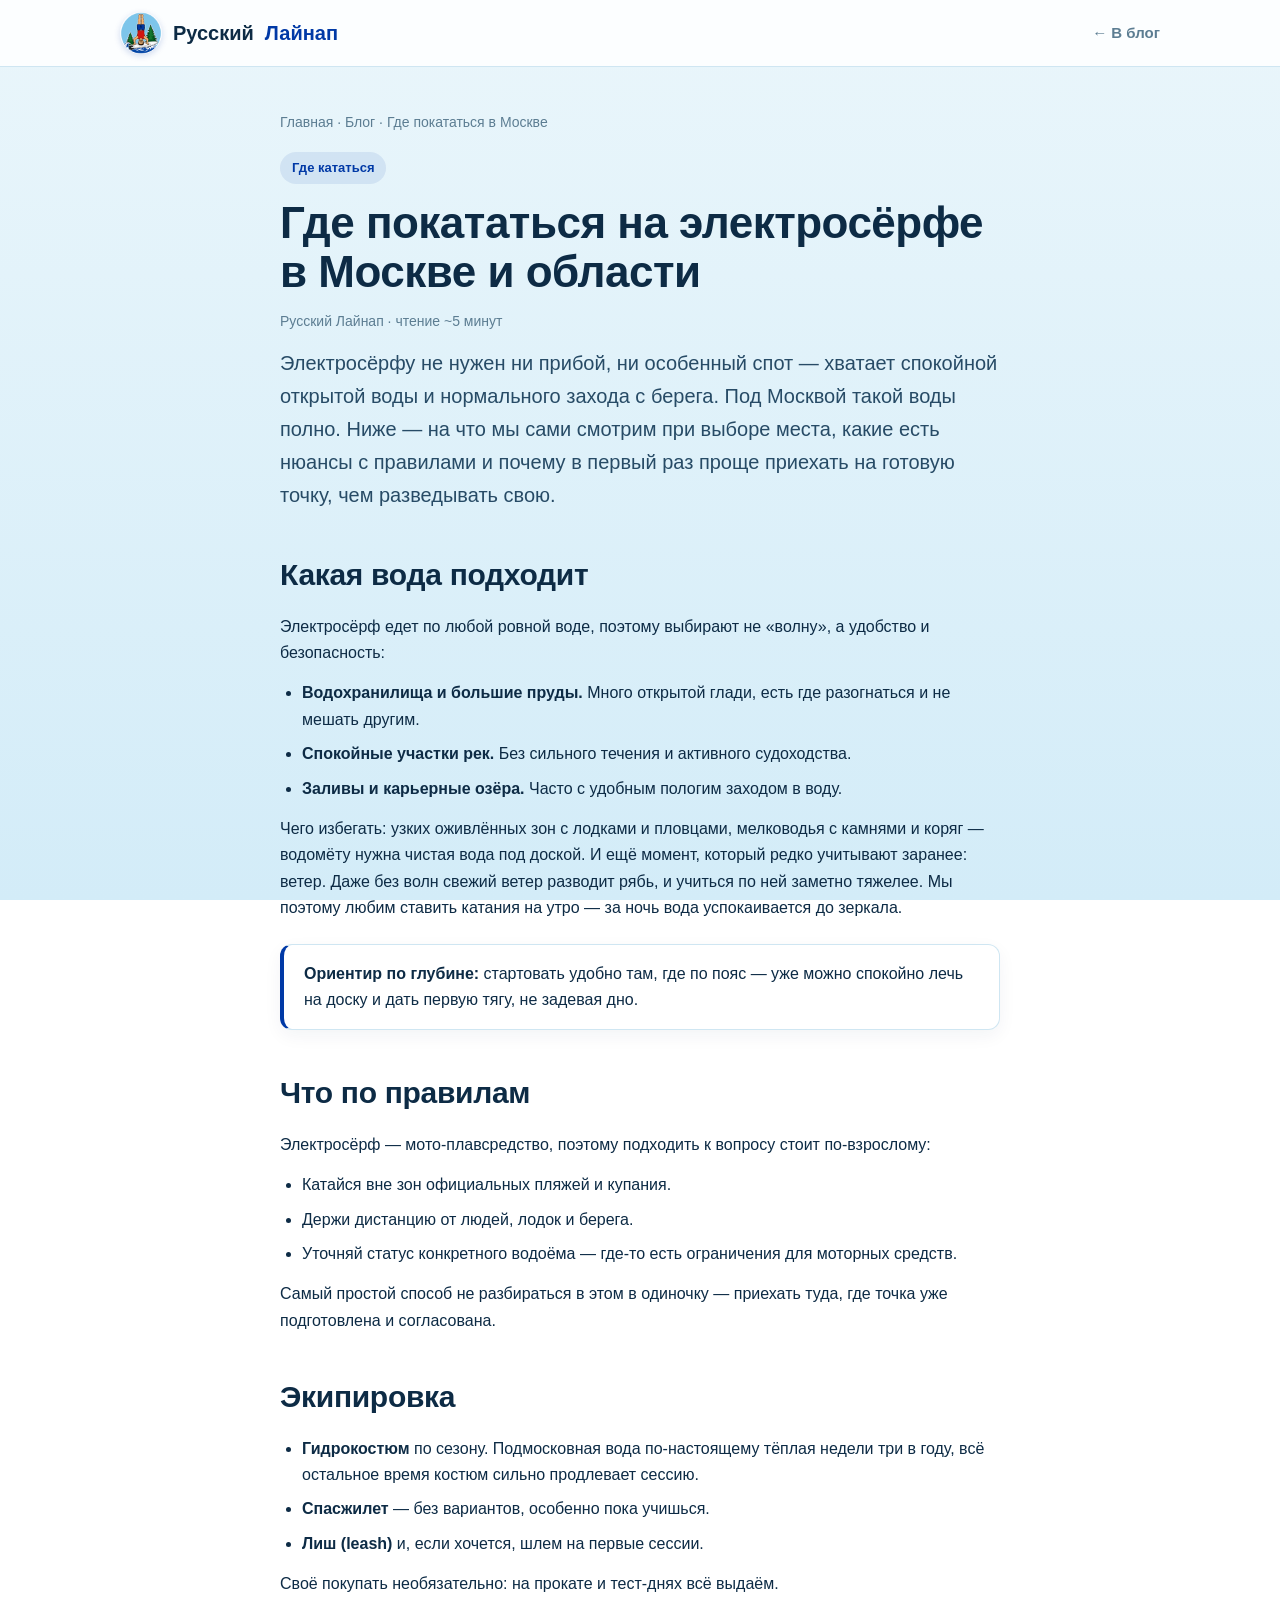
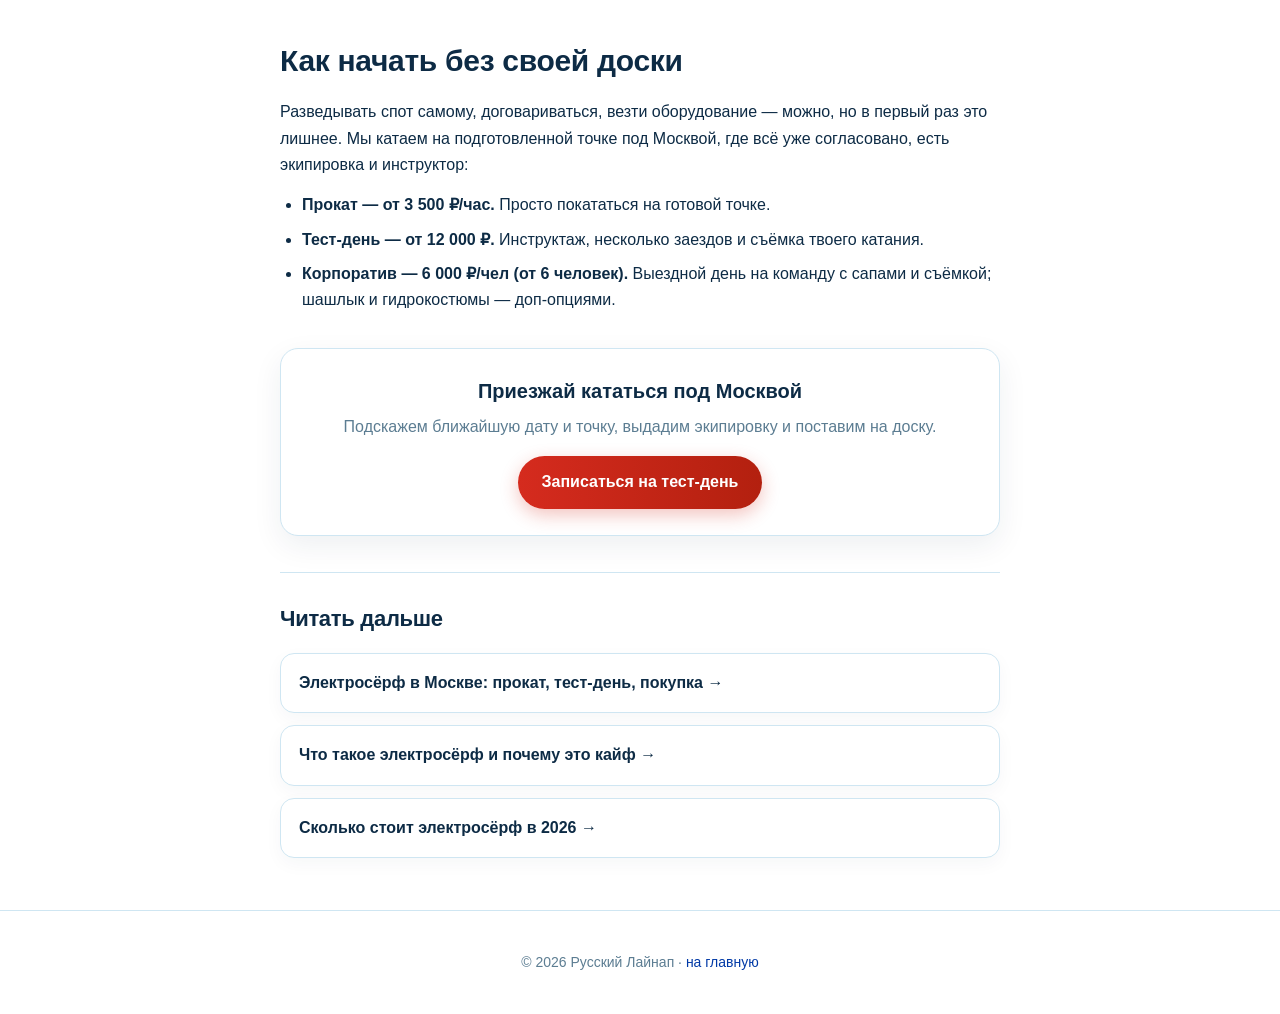
<file: blog/gde-pokatatsya-v-moskve.html>
<!DOCTYPE html>
<html lang="ru">
<head>
<meta charset="UTF-8">
<meta name="viewport" content="width=device-width, initial-scale=1.0">
<title>Где покататься на электросёрфе в Москве и области — Русский Лайнап</title>
<meta name="description" content="Где кататься на электросёрфе в Москве и Подмосковье: какие водоёмы подходят, что по правилам и экипировке и как проще всего начать — прокат и тест-дни под Москвой.">
<link rel="canonical" href="https://russianlineup.ru/blog/gde-pokatatsya-v-moskve.html">
<link rel="icon" type="image/png" sizes="256x256" href="/favicon.png">
<link rel="apple-touch-icon" href="/apple-touch-icon.png">
<meta name="theme-color" content="#7EC8E3">
<meta property="og:type" content="article">
<meta property="og:title" content="Где покататься на электросёрфе в Москве и области">
<meta property="og:description" content="Какие водоёмы подходят, что по экипировке и правилам и как проще всего начать под Москвой.">
<meta property="og:url" content="https://russianlineup.ru/blog/gde-pokatatsya-v-moskve.html">
<meta property="og:image" content="https://russianlineup.ru/og-cover.jpg">
<meta name="twitter:card" content="summary_large_image">
<script type="application/ld+json">
{
  "@context": "https://schema.org",
  "@type": "BlogPosting",
  "headline": "Где покататься на электросёрфе в Москве и области",
  "description": "Где кататься на электросёрфе в Москве и Подмосковье: какие водоёмы подходят, что по правилам и экипировке и как проще всего начать — прокат и тест-дни под Москвой.",
  "image": "https://russianlineup.ru/og-cover.jpg",
  "datePublished": "2026-07-03",
  "dateModified": "2026-07-03",
  "inLanguage": "ru",
  "author": {"@type": "Organization", "name": "Русский Лайнап", "url": "https://russianlineup.ru/"},
  "publisher": {
    "@type": "Organization",
    "name": "Русский Лайнап",
    "logo": {"@type": "ImageObject", "url": "https://russianlineup.ru/logo-mascot.png"}
  },
  "mainEntityOfPage": {"@type": "WebPage", "@id": "https://russianlineup.ru/blog/gde-pokatatsya-v-moskve.html"}
}
</script>
<link rel="stylesheet" href="/blog.css">
</head>
<body>

<nav><div class="bar">
  <a class="logo" href="/"><img src="/logo-mascot.png" alt="Русский Лайнап" width="42" height="42">Русский <span>Лайнап</span></a>
  <a class="navback" href="/elektroserf/#blog">← В блог</a>
</div></nav>

<main class="wrap article">
  <div class="crumbs"><a href="/">Главная</a> · <a href="/elektroserf/#blog">Блог</a> · Где покататься в Москве</div>
  <span class="tag">Где кататься</span>
  <h1>Где покататься на электросёрфе в Москве и области</h1>
  <p class="meta">Русский Лайнап · чтение ~5 минут</p>

  <p class="lead">Электросёрфу не нужен ни прибой, ни особенный спот — хватает спокойной открытой воды и нормального захода с берега. Под Москвой такой воды полно. Ниже — на что мы сами смотрим при выборе места, какие есть нюансы с правилами и почему в первый раз проще приехать на готовую точку, чем разведывать свою.</p>

  <h2>Какая вода подходит</h2>
  <p>Электросёрф едет по любой ровной воде, поэтому выбирают не «волну», а удобство и безопасность:</p>
  <ul>
    <li><strong>Водохранилища и большие пруды.</strong> Много открытой глади, есть где разогнаться и не мешать другим.</li>
    <li><strong>Спокойные участки рек.</strong> Без сильного течения и активного судоходства.</li>
    <li><strong>Заливы и карьерные озёра.</strong> Часто с удобным пологим заходом в воду.</li>
  </ul>
  <p>Чего избегать: узких оживлённых зон с лодками и пловцами, мелководья с камнями и коряг — водомёту нужна чистая вода под доской. И ещё момент, который редко учитывают заранее: ветер. Даже без волн свежий ветер разводит рябь, и учиться по ней заметно тяжелее. Мы поэтому любим ставить катания на утро — за ночь вода успокаивается до зеркала.</p>

  <div class="callout">
    <strong>Ориентир по глубине:</strong> стартовать удобно там, где по пояс — уже можно спокойно лечь на доску и дать первую тягу, не задевая дно.
  </div>

  <h2>Что по правилам</h2>
  <p>Электросёрф — мото-плавсредство, поэтому подходить к вопросу стоит по-взрослому:</p>
  <ul>
    <li>Катайся вне зон официальных пляжей и купания.</li>
    <li>Держи дистанцию от людей, лодок и берега.</li>
    <li>Уточняй статус конкретного водоёма — где-то есть ограничения для моторных средств.</li>
  </ul>
  <p>Самый простой способ не разбираться в этом в одиночку — приехать туда, где точка уже подготовлена и согласована.</p>

  <h2>Экипировка</h2>
  <ul>
    <li><strong>Гидрокостюм</strong> по сезону. Подмосковная вода по-настоящему тёплая недели три в году, всё остальное время костюм сильно продлевает сессию.</li>
    <li><strong>Спасжилет</strong> — без вариантов, особенно пока учишься.</li>
    <li><strong>Лиш (leash)</strong> и, если хочется, шлем на первые сессии.</li>
  </ul>
  <p>Своё покупать необязательно: на прокате и тест-днях всё выдаём.</p>

  <h2>Как начать без своей доски</h2>
  <p>Разведывать спот самому, договариваться, везти оборудование — можно, но в первый раз это лишнее. Мы катаем на подготовленной точке под Москвой, где всё уже согласовано, есть экипировка и инструктор:</p>
  <ul>
    <li><strong>Прокат — от 3 500 ₽/час.</strong> Просто покататься на готовой точке.</li>
    <li><strong>Тест-день — от 12 000 ₽.</strong> Инструктаж, несколько заездов и съёмка твоего катания.</li>
    <li><strong>Корпоратив — 6 000 ₽/чел (от 6 человек).</strong> Выездной день на команду с сапами и съёмкой; шашлык и гидрокостюмы — доп-опциями.</li>
  </ul>

  <div class="cta-box">
    <h3>Приезжай кататься под Москвой</h3>
    <p>Подскажем ближайшую дату и точку, выдадим экипировку и поставим на доску.</p>
    <a class="btn" href="/elektroserf/#testday">Записаться на тест-день</a>
  </div>

  <div class="related">
    <h2>Читать дальше</h2>
    <a href="/moskva.html">Электросёрф в Москве: прокат, тест-день, покупка →</a>
    <a href="/blog/chto-takoe-elektroserf.html">Что такое электросёрф и почему это кайф →</a>
    <a href="/blog/skolko-stoit-elektroserf-2026.html">Сколько стоит электросёрф в 2026 →</a>
  </div>
</main>

<footer><div class="wrap">© 2026 Русский Лайнап · <a href="/">на главную</a></div></footer>

<script src="/metrika.js"></script>
</body>
</html>
</file>
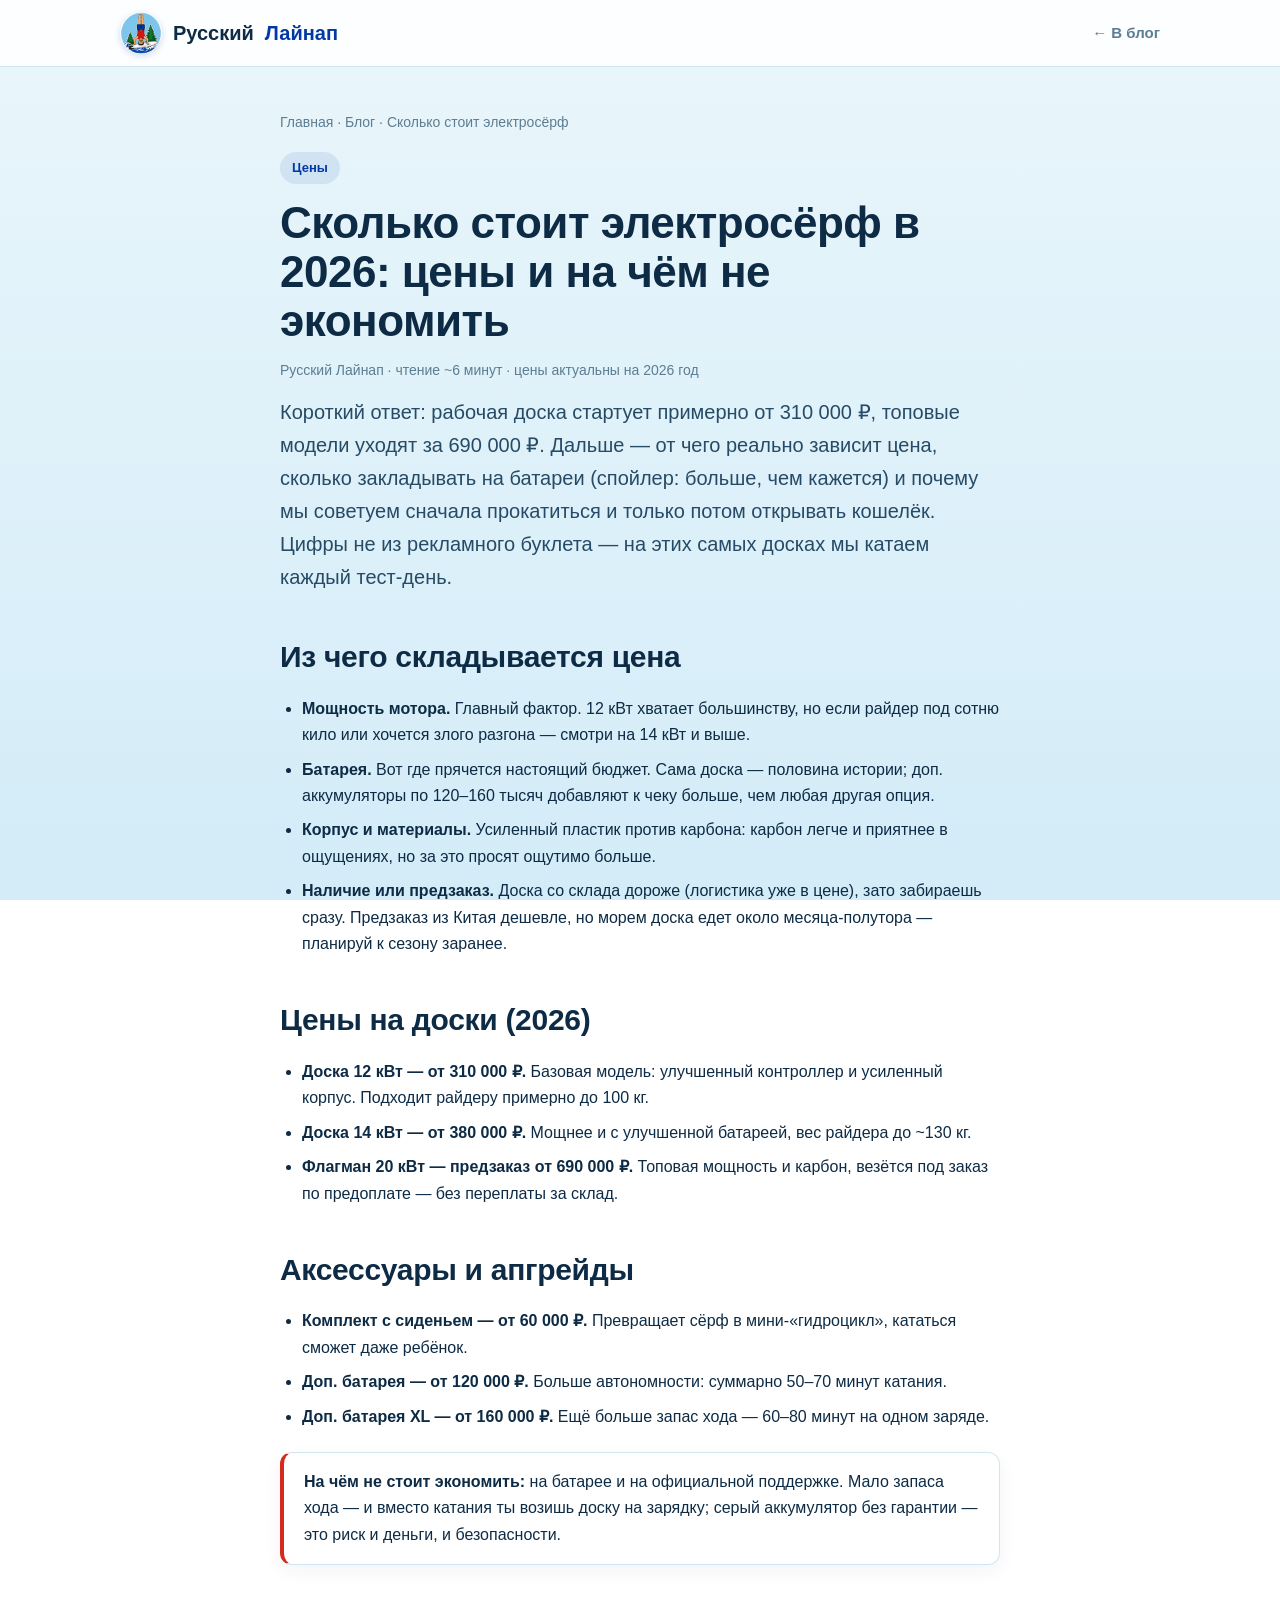
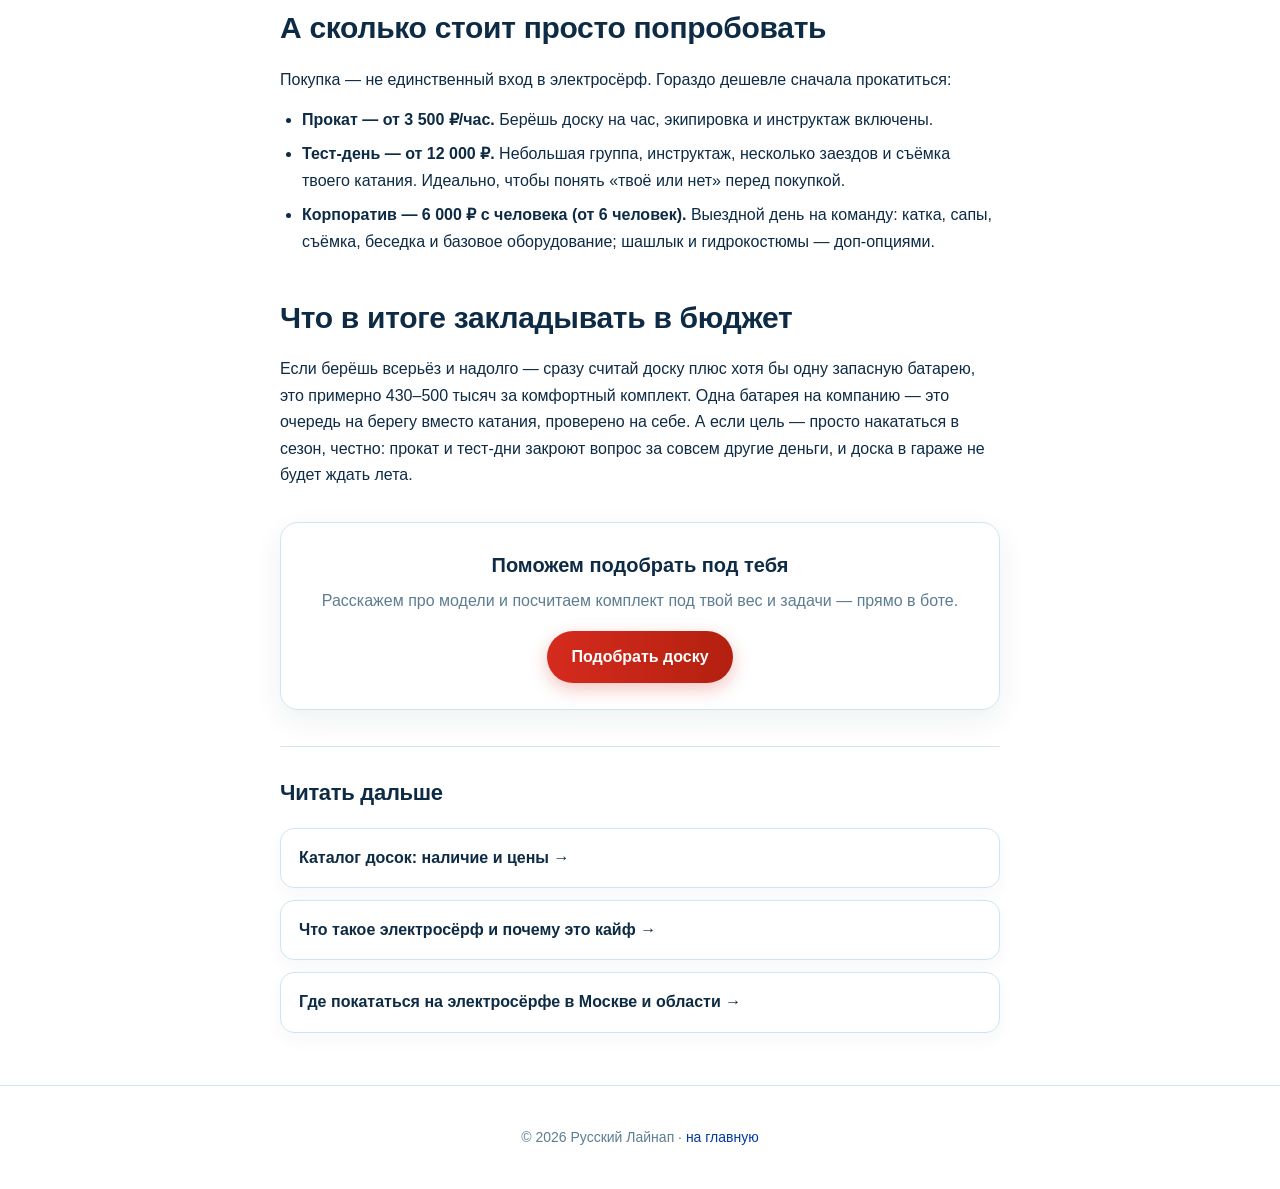
<file: blog/skolko-stoit-elektroserf-2026.html>
<!DOCTYPE html>
<html lang="ru">
<head>
<meta charset="UTF-8">
<meta name="viewport" content="width=device-width, initial-scale=1.0">
<title>Сколько стоит электросёрф в 2026: цены и на чём не экономить — Русский Лайнап</title>
<meta name="description" content="Сколько стоит электросёрф в 2026 году: цены на доски 12–20 кВт, аксессуары и батареи, от чего зависит стоимость и как попробовать за 3 500 ₽ вместо покупки.">
<link rel="canonical" href="https://russianlineup.ru/blog/skolko-stoit-elektroserf-2026.html">
<link rel="icon" type="image/png" sizes="256x256" href="/favicon.png">
<link rel="apple-touch-icon" href="/apple-touch-icon.png">
<meta name="theme-color" content="#7EC8E3">
<meta property="og:type" content="article">
<meta property="og:title" content="Сколько стоит электросёрф в 2026: цены и на чём не экономить">
<meta property="og:description" content="Цены на доски 12–20 кВт, батареи и аксессуары, от чего зависит стоимость и как попробовать до покупки.">
<meta property="og:url" content="https://russianlineup.ru/blog/skolko-stoit-elektroserf-2026.html">
<meta property="og:image" content="https://russianlineup.ru/og-cover.jpg">
<meta name="twitter:card" content="summary_large_image">
<script type="application/ld+json">
{
  "@context": "https://schema.org",
  "@type": "BlogPosting",
  "headline": "Сколько стоит электросёрф в 2026: цены и на чём не экономить",
  "description": "Сколько стоит электросёрф в 2026 году: цены на доски 12–20 кВт, аксессуары и батареи, от чего зависит стоимость и как попробовать за 3 500 ₽ вместо покупки.",
  "image": "https://russianlineup.ru/og-cover.jpg",
  "datePublished": "2026-07-03",
  "dateModified": "2026-07-03",
  "inLanguage": "ru",
  "author": {"@type": "Organization", "name": "Русский Лайнап", "url": "https://russianlineup.ru/"},
  "publisher": {
    "@type": "Organization",
    "name": "Русский Лайнап",
    "logo": {"@type": "ImageObject", "url": "https://russianlineup.ru/logo-mascot.png"}
  },
  "mainEntityOfPage": {"@type": "WebPage", "@id": "https://russianlineup.ru/blog/skolko-stoit-elektroserf-2026.html"}
}
</script>
<link rel="stylesheet" href="/blog.css">
</head>
<body>

<nav><div class="bar">
  <a class="logo" href="/"><img src="/logo-mascot.png" alt="Русский Лайнап" width="42" height="42">Русский <span>Лайнап</span></a>
  <a class="navback" href="/elektroserf/#blog">← В блог</a>
</div></nav>

<main class="wrap article">
  <div class="crumbs"><a href="/">Главная</a> · <a href="/elektroserf/#blog">Блог</a> · Сколько стоит электросёрф</div>
  <span class="tag">Цены</span>
  <h1>Сколько стоит электросёрф в 2026: цены и на чём не экономить</h1>
  <p class="meta">Русский Лайнап · чтение ~6 минут · цены актуальны на 2026 год</p>

  <p class="lead">Короткий ответ: рабочая доска стартует примерно от 310 000 ₽, топовые модели уходят за 690 000 ₽. Дальше — от чего реально зависит цена, сколько закладывать на батареи (спойлер: больше, чем кажется) и почему мы советуем сначала прокатиться и только потом открывать кошелёк. Цифры не из рекламного буклета — на этих самых досках мы катаем каждый тест-день.</p>

  <h2>Из чего складывается цена</h2>
  <ul>
    <li><strong>Мощность мотора.</strong> Главный фактор. 12 кВт хватает большинству, но если райдер под сотню кило или хочется злого разгона — смотри на 14 кВт и выше.</li>
    <li><strong>Батарея.</strong> Вот где прячется настоящий бюджет. Сама доска — половина истории; доп. аккумуляторы по 120–160 тысяч добавляют к чеку больше, чем любая другая опция.</li>
    <li><strong>Корпус и материалы.</strong> Усиленный пластик против карбона: карбон легче и приятнее в ощущениях, но за это просят ощутимо больше.</li>
    <li><strong>Наличие или предзаказ.</strong> Доска со склада дороже (логистика уже в цене), зато забираешь сразу. Предзаказ из Китая дешевле, но морем доска едет около месяца-полутора — планируй к сезону заранее.</li>
  </ul>

  <h2>Цены на доски (2026)</h2>
  <ul>
    <li><strong>Доска 12 кВт — от 310 000 ₽.</strong> Базовая модель: улучшенный контроллер и усиленный корпус. Подходит райдеру примерно до 100 кг.</li>
    <li><strong>Доска 14 кВт — от 380 000 ₽.</strong> Мощнее и с улучшенной батареей, вес райдера до ~130 кг.</li>
    <li><strong>Флагман 20 кВт — предзаказ от 690 000 ₽.</strong> Топовая мощность и карбон, везётся под заказ по предоплате — без переплаты за склад.</li>
  </ul>

  <h2>Аксессуары и апгрейды</h2>
  <ul>
    <li><strong>Комплект с сиденьем — от 60 000 ₽.</strong> Превращает сёрф в мини-«гидроцикл», кататься сможет даже ребёнок.</li>
    <li><strong>Доп. батарея — от 120 000 ₽.</strong> Больше автономности: суммарно 50–70 минут катания.</li>
    <li><strong>Доп. батарея XL — от 160 000 ₽.</strong> Ещё больше запас хода — 60–80 минут на одном заряде.</li>
  </ul>

  <div class="callout warn">
    <strong>На чём не стоит экономить:</strong> на батарее и на официальной поддержке. Мало запаса хода — и вместо катания ты возишь доску на зарядку; серый аккумулятор без гарантии — это риск и деньги, и безопасности.
  </div>

  <h2>А сколько стоит просто попробовать</h2>
  <p>Покупка — не единственный вход в электросёрф. Гораздо дешевле сначала прокатиться:</p>
  <ul>
    <li><strong>Прокат — от 3 500 ₽/час.</strong> Берёшь доску на час, экипировка и инструктаж включены.</li>
    <li><strong>Тест-день — от 12 000 ₽.</strong> Небольшая группа, инструктаж, несколько заездов и съёмка твоего катания. Идеально, чтобы понять «твоё или нет» перед покупкой.</li>
    <li><strong>Корпоратив — 6 000 ₽ с человека (от 6 человек).</strong> Выездной день на команду: катка, сапы, съёмка, беседка и базовое оборудование; шашлык и гидрокостюмы — доп-опциями.</li>
  </ul>

  <h2>Что в итоге закладывать в бюджет</h2>
  <p>Если берёшь всерьёз и надолго — сразу считай доску плюс хотя бы одну запасную батарею, это примерно 430–500 тысяч за комфортный комплект. Одна батарея на компанию — это очередь на берегу вместо катания, проверено на себе. А если цель — просто накататься в сезон, честно: прокат и тест-дни закроют вопрос за совсем другие деньги, и доска в гараже не будет ждать лета.</p>

  <div class="cta-box">
    <h3>Поможем подобрать под тебя</h3>
    <p>Расскажем про модели и посчитаем комплект под твой вес и задачи — прямо в боте.</p>
    <a class="btn" href="/elektroserf/#esurf">Подобрать доску</a>
  </div>

  <div class="related">
    <h2>Читать дальше</h2>
    <a href="/catalog.html">Каталог досок: наличие и цены →</a>
    <a href="/blog/chto-takoe-elektroserf.html">Что такое электросёрф и почему это кайф →</a>
    <a href="/blog/gde-pokatatsya-v-moskve.html">Где покататься на электросёрфе в Москве и области →</a>
  </div>
</main>

<footer><div class="wrap">© 2026 Русский Лайнап · <a href="/">на главную</a></div></footer>

<script src="/metrika.js"></script>
</body>
</html>
</file>
<file: blog.css>
/* Общий стиль статей блога «Русский Лайнап». Палитра — как на лендинге. */
:root{
  --sky:#7EC8E3; --brand:#0039A6; --cta:#D52B1E; --cta2:#b3200f; --green:#1F7A3D;
  --bg:#eaf6fb; --bg2:#d3ecf8; --surface:#ffffff; --card:#ffffff;
  --line:#cfe6f2; --txt:#0d2b45; --muted:#5c7d92; --radius:18px;
}
*{box-sizing:border-box;margin:0;padding:0}
body{font-family:-apple-system,BlinkMacSystemFont,"Segoe UI",Roboto,Helvetica,Arial,sans-serif;
  background:linear-gradient(180deg,var(--bg),var(--bg2));background-attachment:fixed;
  color:var(--txt);line-height:1.65;-webkit-font-smoothing:antialiased}
a{color:var(--brand);text-decoration:none}
a:hover{text-decoration:underline}
img{max-width:100%;display:block}
.wrap{max-width:760px;margin:0 auto;padding:0 20px}

nav{position:sticky;top:0;z-index:50;background:rgba(255,255,255,.86);backdrop-filter:blur(10px);
  border-bottom:1px solid var(--line)}
nav .bar{max-width:1080px;margin:0 auto;padding:0 20px;display:flex;align-items:center;
  justify-content:space-between;height:66px}
.logo{display:inline-flex;align-items:center;gap:11px;font-weight:800;font-size:20px;color:var(--txt)}
.logo img{width:42px;height:42px;border-radius:50%;box-shadow:0 2px 6px rgba(0,57,166,.18)}
.logo span{color:var(--brand)}
.navback{font-size:15px;color:var(--muted);font-weight:600}
.navback:hover{color:var(--brand);text-decoration:none}

.article{padding:44px 20px 20px}
.crumbs{font-size:14px;color:var(--muted);margin-bottom:18px}
.crumbs a{color:var(--muted)}
.article h1{font-size:clamp(28px,5vw,44px);line-height:1.12;font-weight:800;letter-spacing:-.5px;margin-bottom:14px}
.meta{color:var(--muted);font-size:14px;margin-bottom:8px}
.lead{font-size:clamp(17px,2.4vw,20px);color:#274b66;margin:18px 0 6px}
.article h2{font-size:clamp(22px,3.4vw,30px);font-weight:800;margin:38px 0 12px;letter-spacing:-.3px}
.article h3{font-size:20px;font-weight:800;margin:26px 0 8px}
.article p{margin:14px 0}
.article ul,.article ol{margin:14px 0 14px 22px}
.article li{margin:8px 0}
.article strong{color:var(--txt)}
.callout{background:#fff;border:1px solid var(--line);border-left:4px solid var(--brand);
  border-radius:12px;padding:16px 20px;margin:22px 0;box-shadow:0 6px 18px rgba(13,43,69,.05)}
.callout.warn{border-left-color:var(--cta)}
.tag{display:inline-block;font-size:13px;color:var(--brand);background:rgba(0,57,166,.09);
  padding:5px 12px;border-radius:999px;font-weight:700;margin-bottom:14px}
.btn{display:inline-block;background:linear-gradient(90deg,var(--cta),var(--cta2));color:#fff;
  font-weight:700;padding:13px 24px;border-radius:999px;font-size:16px;
  box-shadow:0 6px 18px rgba(213,43,30,.28);transition:.2s}
.btn:hover{transform:translateY(-2px);text-decoration:none}
.cta-box{background:#fff;border:1px solid var(--line);border-radius:var(--radius);
  padding:26px;margin:34px 0;text-align:center;box-shadow:0 10px 30px rgba(13,43,69,.07)}
.cta-box h3{margin:0 0 6px}
.cta-box p{color:var(--muted);margin:0 0 16px}

.related{border-top:1px solid var(--line);margin-top:36px;padding-top:28px}
.related h2{font-size:22px;margin:0 0 16px}
.related a{display:block;background:#fff;border:1px solid var(--line);border-radius:14px;
  padding:16px 18px;margin-bottom:12px;font-weight:600;color:var(--txt);
  box-shadow:0 6px 18px rgba(13,43,69,.04);transition:.2s}
.related a:hover{border-color:var(--brand);text-decoration:none;transform:translateY(-1px)}
footer{padding:40px 0;border-top:1px solid var(--line);color:var(--muted);font-size:14px;text-align:center;margin-top:20px}
</file>
